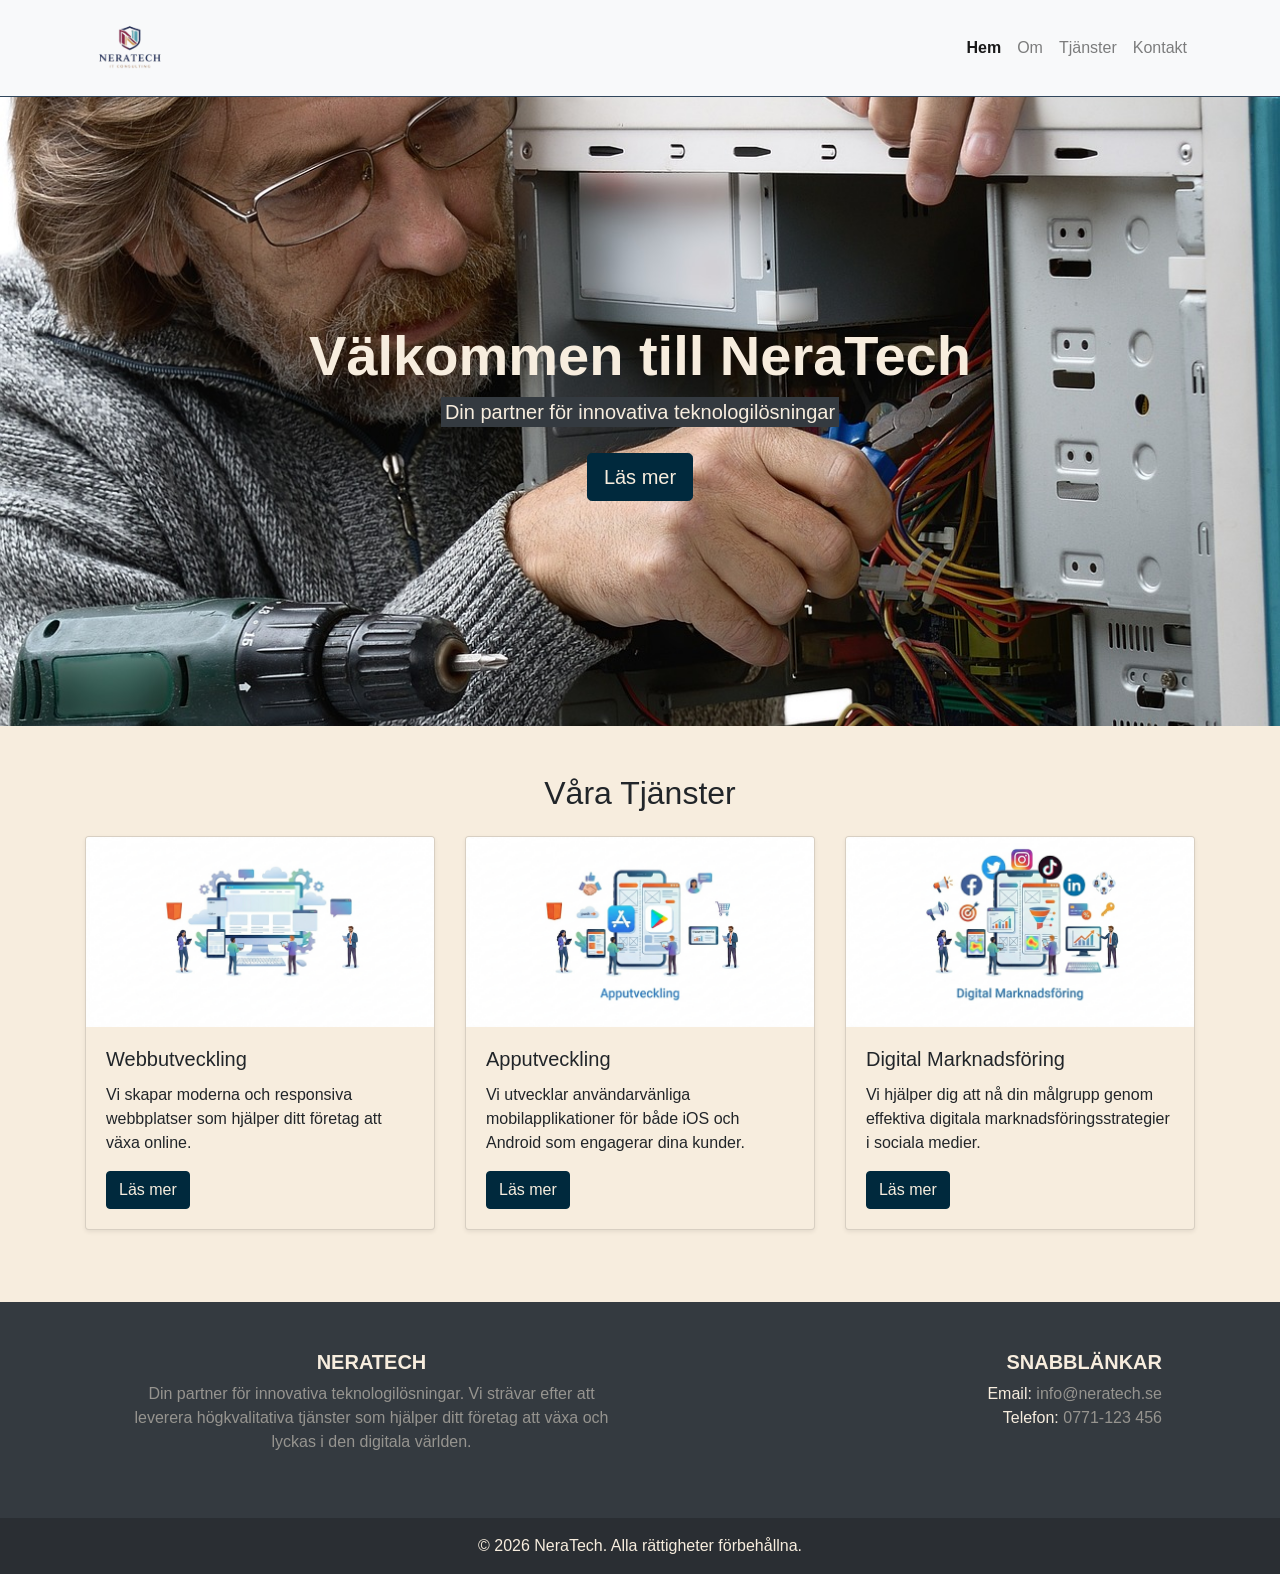
<file: index.html>
<!DOCTYPE html>
<html lang="sv">
<head>
    <meta charset="UTF-8">
    <meta name="viewport" content="width=device-width, initial-scale=1">
    <title>NeraTech </title>

    <!-- Bootstrap CSS -->
      <link href="https://cdn.jsdelivr.net/npm/bootstrap@5.3.0/dist/css/bootstrap.min.css" rel="stylesheet">
    <link href="css/styles.css" rel="stylesheet">
    <link href="css/style2.css" rel="stylesheet">
    <script src="https://cdn.jsdelivr.net/npm/bootstrap@5.3.0/dist/js/bootstrap.bundle.min.js"></script>
</head>
<body>

<!-- Navbar -->
<nav class="navbar navbar-expand-lg navbar-light bg-light">
    <div class="container">
        <a class="navbar-brand" href="index.html"><img src="photos/logo.png" alt="Logo" class="img-fluid" style="max-height: 70px;"></a>
        <button class="navbar-toggler" type="button" data-bs-toggle="collapse" data-bs-target="#navbarNav">
            <span class="navbar-toggler-icon"></span>
        </button>
        <div class="collapse navbar-collapse" id="navbarNav">
            <ul class="navbar-nav ms-auto">
                <li class="nav-item"><a class="nav-link active fw-bold" href="index.html">Hem</a></li>
                <li class="nav-item"><a class="nav-link" href="om-oss.html">Om</a></li>
                <li class="nav-item"><a class="nav-link" href="#tjänster">Tjänster</a></li>
                <li class="nav-item"><a class="nav-link" href="kontakt.html">Kontakt</a></li>
            </ul>
        </div>
    </div>
</nav>




<!-- Hero section -->


<div class="hero-section text-center">

    <h1 class=" hero-text display-5 text-white">Välkommen till NeraTech</h1>
    <p class="lead text-white bg-dark pl-1 pr-1">Din partner för innovativa teknologilösningar</p>
    <a href="om-oss.html" class="btn btn-primary btn-lg" style="margin-top: 10px;">Läs mer</a>

</div> 

<!-- Mål -->
<div id="tjänster">
</div>
<div class="container my-5">   
    <h2 class="text-center mb-4">Våra Tjänster</h2>
    <div class="row">
        <div class="col-md-4">
            <div class="card mb-4 shadow-sm">
                <img src="photos/service1.png" class="card-img-top" alt="Service 1">
                <div class="card-body">
                    <h5 class="card-title">Webbutveckling</h5>
                    <p class="card-text">Vi skapar moderna och responsiva webbplatser som hjälper ditt företag att växa online.</p>
                    <a href="webbutveckling.html" class="btn btn-primary">Läs mer</a> 

                </div>
            </div> 
        </div>
        <div class="col-md-4">
            <div class="card mb-4 shadow-sm">
                <img src="photos/service2.png" class="card-img-top" alt="Service 2">
                <div class="card-body">
                    <h5 class="card-title">Apputveckling</h5>
                    <p class="card-text">Vi utvecklar användarvänliga mobilapplikationer för både iOS och Android som engagerar dina kunder.</p>
                    <a href="apputveckling.html" class="btn btn-primary">Läs mer</a>
                </div>
            </div>
        </div>
        <div class="col-md-4">
            <div class="card mb-4 shadow-sm">
                <img src="photos/service3.png" class="card-img-top" alt="Service 3">
                <div class="card-body">
                    <h5 class="card-title">Digital Marknadsföring</h5>
                    <p class="card-text">Vi hjälper dig att nå din målgrupp genom effektiva digitala marknadsföringsstrategier i sociala medier.</p>
                    <a href="digital-marknadsföring.html" class="btn btn-primary">Läs mer</a>
                </div>
            </div>
        </div>
    </div>
</div>





<!-- Footer -->
<footer class="bg-dark text-white text-center text-lg-start">
    <div class="container p-5">
      <div class="row">
        <div class="col-lg-6 mb-4 mb-md-0">
          <h5 class="text-uppercase fw-bold">NeraTech</h5>
          <p class="text-white-50">
            Din partner för innovativa teknologilösningar. Vi strävar efter att leverera högkvalitativa tjänster som hjälper ditt företag att växa och lyckas i den digitala världen.
          </p>
        </div>
        <div class="col-lg-6 text-lg-end">
          <h5 class="text-uppercase fw-bold">Snabblänkar</h5>
          <ul class="list-unstyled mb-0">
            <li>Email: <a href="mailto:info@neratech.se" class="text-white-50 text-decoration-none">info@neratech.se</a></li>
            <li>Telefon: <a href="tel:0771123456" class="text-white-50 text-decoration-none">0771-123 456</a></li>
          </ul>
        </div>
      </div>
    </div>
    <div class="text-center p-3" style="background-color: rgba(0, 0, 0, 0.2);">
      © 2026 NeraTech. Alla rättigheter förbehållna.
    </div>
  </footer>
</body>
</html>
</file>
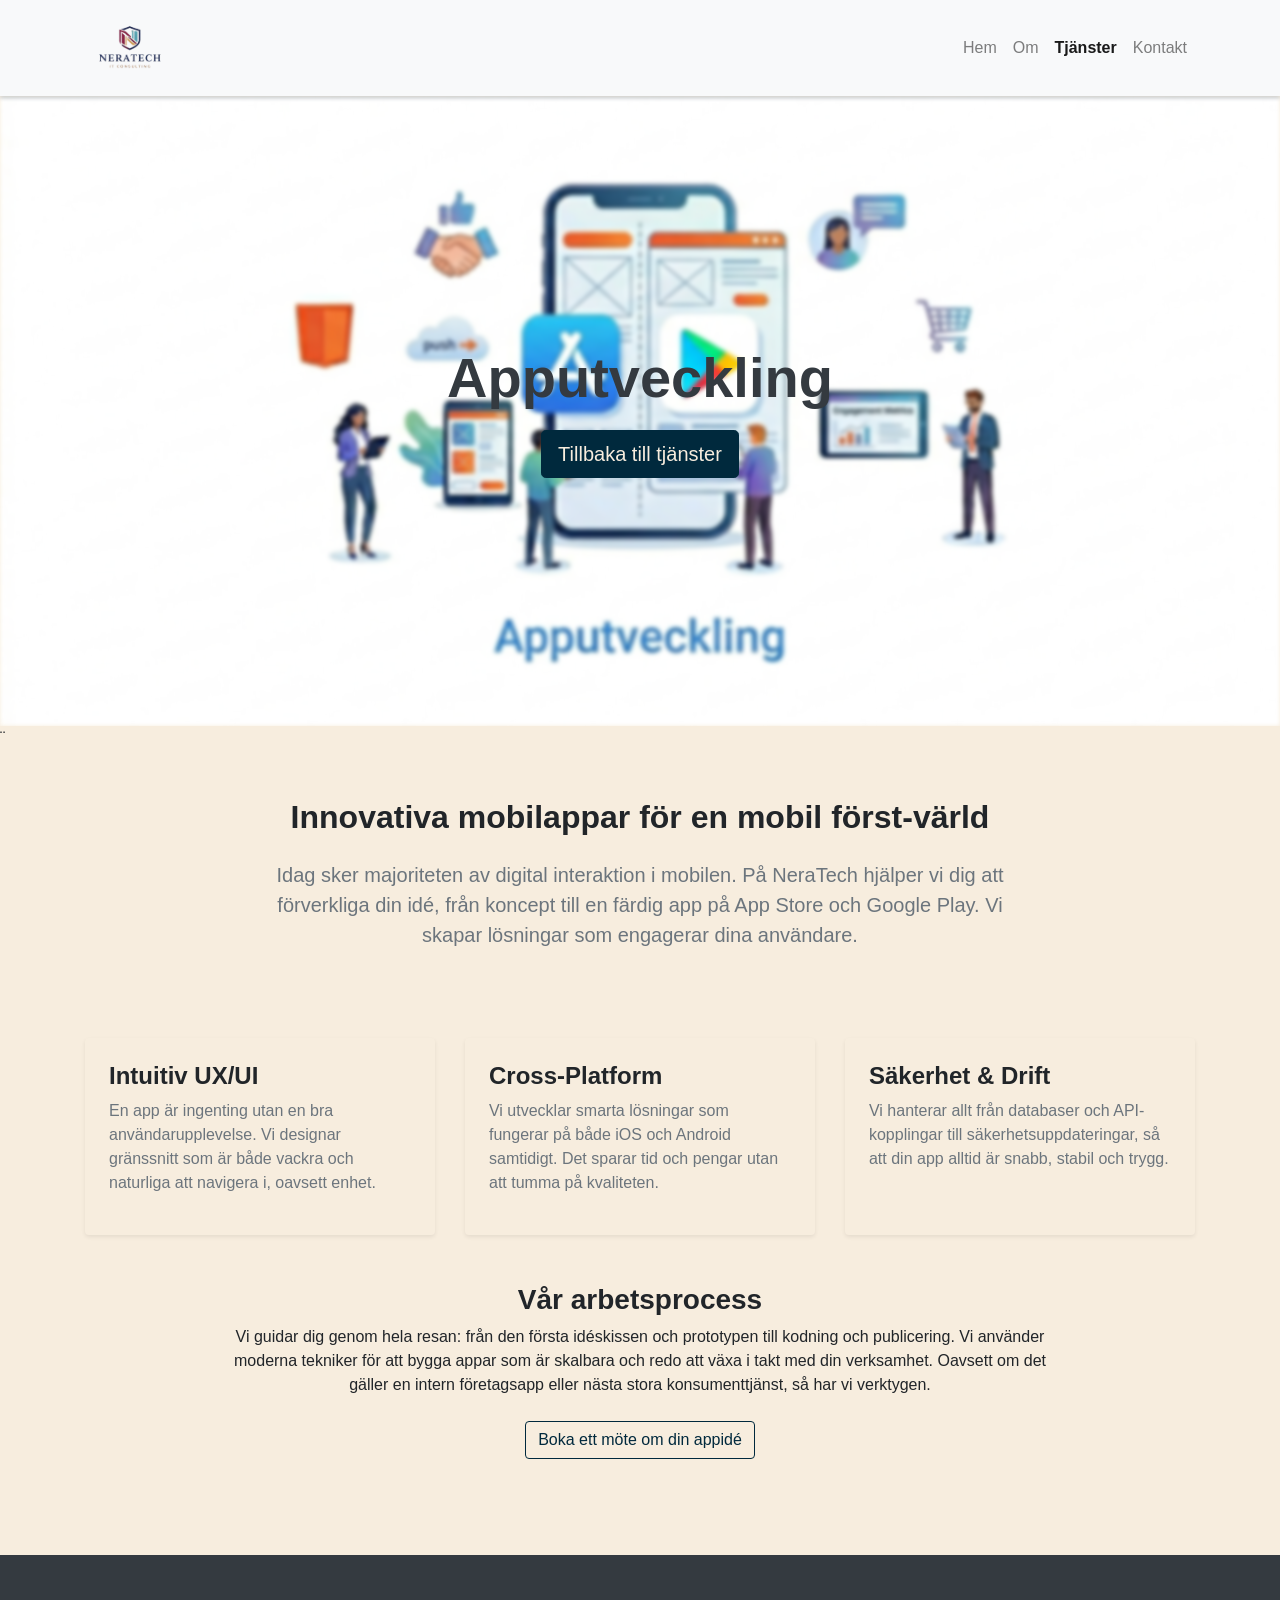
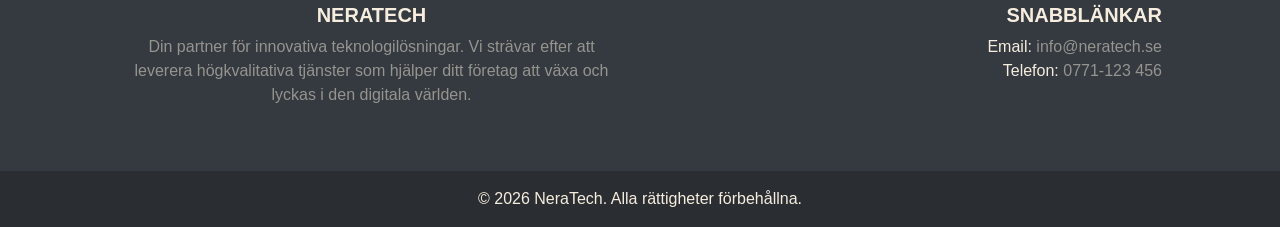
<file: apputveckling.html>
<!DOCTYPE html>
<html lang="sv">
<head>
    <meta charset="UTF-8">
    <meta name="viewport" content="width=device-width, initial-scale=1">
    <title>NeraTech </title>

    <!-- Bootstrap CSS -->
      <link href="https://cdn.jsdelivr.net/npm/bootstrap@5.3.0/dist/css/bootstrap.min.css" rel="stylesheet">
    <link href="css/styles.css" rel="stylesheet">
    <link href="css/style-ap.css" rel="stylesheet">
    <script src="https://cdn.jsdelivr.net/npm/bootstrap@5.3.0/dist/js/bootstrap.bundle.min.js"></script>
</head>
<body>


    

<!-- Navbar -->
<nav class="navbar navbar-expand-lg navbar-light bg-light">
    <div class="container">
        <a class="navbar-brand" href="index.html"><img src="photos/logo.png" alt="Logo" class="img-fluid" style="max-height: 70px;"></a>
        <button class="navbar-toggler" type="button" data-bs-toggle="collapse" data-bs-target="#navbarNav">
            <span class="navbar-toggler-icon"></span>
        </button>
        <div class="collapse navbar-collapse" id="navbarNav">
            <ul class="navbar-nav ms-auto">
                <li class="nav-item"><a class="nav-link" href="index.html">Hem</a></li>
                <li class="nav-item"><a class="nav-link" href="om-oss.html">Om</a></li>
                <li class="nav-item"><a class="nav-link active fw-bold" href="index.html#tjänster">Tjänster</a></li>
                <li class="nav-item"><a class="nav-link" href="kontakt.html">Kontakt</a></li>
            </ul>
        </div>
    </div>
</nav>

<!-- Hero section-->


<div class="hero-section text-center">

    <h1 class=" hero-text display-5 text-dark">Apputveckling</h1>
     <a href="index.html#tjänster" class="btn btn-primary btn-lg" style="margin-top: 10px;">Tillbaka till tjänster</a>
    
</div> ¨
<body>
    <!-- Tjänstebeskrivning: Apputveckling -->
<section class="py-5">
    <div class="container">
        <div class="row justify-content-center">
            <div class="col-lg-8 text-center">
                <h2 class="fw-bold mb-4">Innovativa mobilappar för en mobil först-värld</h2>
                <p class="lead text-muted">
                    Idag sker majoriteten av digital interaktion i mobilen. På <strong>NeraTech</strong> 
                    hjälper vi dig att förverkliga din idé, från koncept till en färdig app på 
                    App Store och Google Play. Vi skapar lösningar som engagerar dina användare.
                </p>
            </div>
        </div>

        <div class="row mt-5 g-4">
            <!-- Punkt 1 -->
            <div class="col-md-4">
                <div class="card h-100 border-0 shadow-sm p-4">
                    <h4 class="fw-bold">Intuitiv UX/UI</h4>
                    <p class="text-muted">En app är ingenting utan en bra användarupplevelse. Vi designar gränssnitt som är både vackra och naturliga att navigera i, oavsett enhet.</p>
                </div>
            </div>
            <!-- Punkt 2 -->
            <div class="col-md-4">
                <div class="card h-100 border-0 shadow-sm p-4">
                    <h4 class="fw-bold">Cross-Platform</h4>
                    <p class="text-muted">Vi utvecklar smarta lösningar som fungerar på både iOS och Android samtidigt. Det sparar tid och pengar utan att tumma på kvaliteten.</p>
                </div>
            </div>
            <!-- Punkt 3 -->
            <div class="col-md-4">
                <div class="card h-100 border-0 shadow-sm p-4">
                    <h4 class="fw-bold">Säkerhet & Drift</h4>
                    <p class="text-muted">Vi hanterar allt från databaser och API-kopplingar till säkerhetsuppdateringar, så att din app alltid är snabb, stabil och trygg.</p>
                </div>
            </div>
        </div>

        <div class="row justify-content-center m-5 text-center">
            <div class="col-lg-10">
                <h3 class="fw-bold">Vår arbetsprocess</h3>
                <p>
                    Vi guidar dig genom hela resan: från den första idéskissen och prototypen till kodning och publicering. 
                    Vi använder moderna tekniker för att bygga appar som är skalbara och redo att växa i takt med din verksamhet. 
                    Oavsett om det gäller en intern företagsapp eller nästa stora konsumenttjänst, så har vi verktygen.
                </p>
                <div class="mt-4">
                    <a href="kontakt.html" class="btn btn-outline-primary">Boka ett möte om din appidé</a>
                </div>
            </div>
        </div>
    </div>
</section>
</body>

<!-- Footer -->
  <footer class="bg-dark text-white text-center text-lg-start">
    <div class="container p-5">
      <div class="row">
        <div class="col-lg-6 mb-4 mb-md-0">
          <h5 class="text-uppercase fw-bold">NeraTech</h5>
          <p class="text-white-50">
            Din partner för innovativa teknologilösningar. Vi strävar efter att leverera högkvalitativa tjänster som hjälper ditt företag att växa och lyckas i den digitala världen.
          </p>
        </div>
        <div class="col-lg-6 text-lg-end">
          <h5 class="text-uppercase fw-bold">Snabblänkar</h5>
          <ul class="list-unstyled mb-0">
            <li>Email: <a href="mailto:info@neratech.se" class="text-white-50 text-decoration-none">info@neratech.se</a></li>
            <li>Telefon: <a href="tel:0771123456" class="text-white-50 text-decoration-none">0771-123 456</a></li>
          </ul>
        </div>
      </div>
    </div>
    <div class="text-center p-3" style="background-color: rgba(0, 0, 0, 0.2);">
      © 2026 NeraTech. Alla rättigheter förbehållna.
    </div>
  </footer>
</body>
</html>
</file>
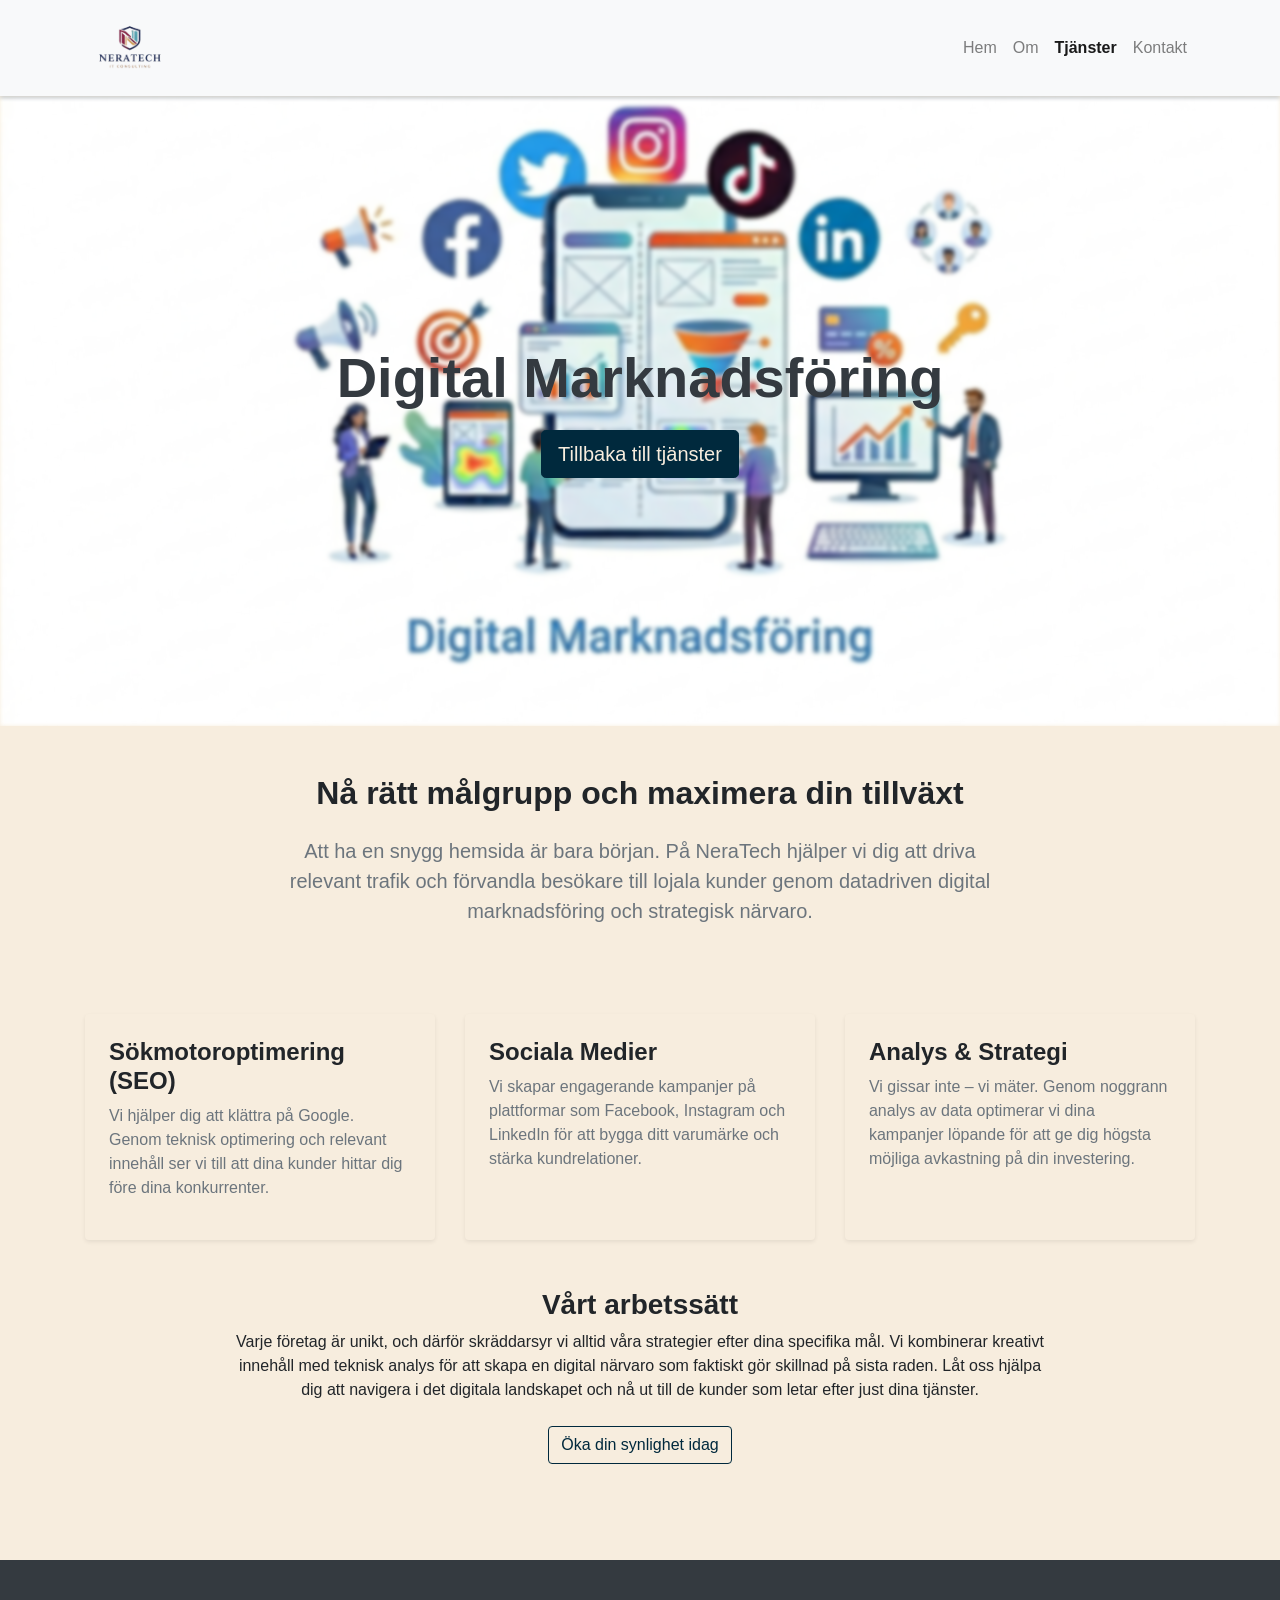
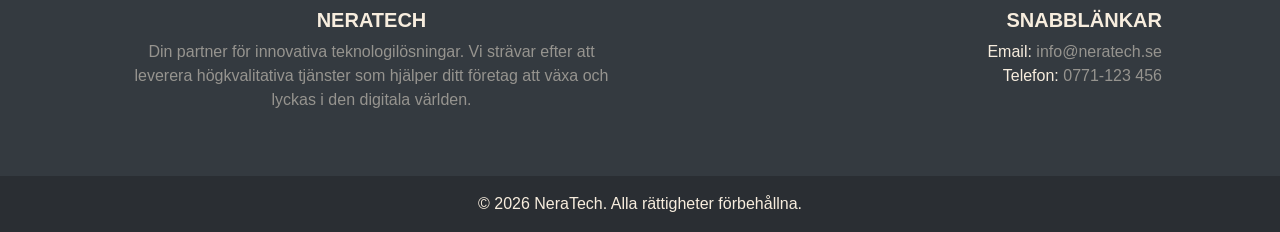
<file: digital-marknadsföring.html>
<!DOCTYPE html>
<html lang="sv">
<head>
    <meta charset="UTF-8">
    <meta name="viewport" content="width=device-width, initial-scale=1">
    <title>NeraTech </title>

    <!-- Bootstrap CSS -->
      <link href="https://cdn.jsdelivr.net/npm/bootstrap@5.3.0/dist/css/bootstrap.min.css" rel="stylesheet">
    <link href="css/styles.css" rel="stylesheet">
    <link href="css/style-dm.css" rel="stylesheet">
    <script src="https://cdn.jsdelivr.net/npm/bootstrap@5.3.0/dist/js/bootstrap.bundle.min.js"></script>
</head>
<body>


    

<!-- Navbar -->
<nav class="navbar navbar-expand-lg navbar-light bg-light ">
    <div class="container">
        <a class="navbar-brand" href="index.html"><img src="photos/logo.png" alt="Logo" class="img-fluid" style="max-height: 70px;"></a>
        <button class="navbar-toggler" type="button" data-bs-toggle="collapse" data-bs-target="#navbarNav">
            <span class="navbar-toggler-icon"></span>
        </button>
        <div class="collapse navbar-collapse" id="navbarNav">
            <ul class="navbar-nav ms-auto">
                <li class="nav-item"><a class="nav-link" href="index.html">Hem</a></li>
                <li class="nav-item"><a class="nav-link" href="om-oss.html">Om</a></li>
                <li class="nav-item"><a class="nav-link active fw-bold" href="index.html#tjänster">Tjänster</a></li>
                <li class="nav-item"><a class="nav-link" href="kontakt.html">Kontakt</a></li>
            </ul>
        </div>
    </div>
</nav>

<!-- Hero section-->


<div class="hero-section text-center">

    <h1 class=" hero-text display-5 text-dark">Digital Marknadsföring</h1>
     <a href="index.html#tjänster" class="btn btn-primary btn-lg" style="margin-top: 10px;">Tillbaka till tjänster</a>
    
</div> 
<body>
    <!-- Tjänstebeskrivning: Digital Marknadsföring -->
<section class="py-5">
    <div class="container">
        <div class="row justify-content-center">
            <div class="col-lg-8 text-center">
                <h2 class="fw-bold mb-4">Nå rätt målgrupp och maximera din tillväxt</h2>
                <p class="lead text-muted">
                    Att ha en snygg hemsida är bara början. På <strong>NeraTech</strong> hjälper vi dig att 
                    driva relevant trafik och förvandla besökare till lojala kunder genom datadriven 
                    digital marknadsföring och strategisk närvaro.
                </p>
            </div>
        </div>

        <div class="row mt-5 g-4">
            <!-- Punkt 1 -->
            <div class="col-md-4">
                <div class="card h-100 border-0 shadow-sm p-4">
                    <h4 class="fw-bold">Sökmotoroptimering (SEO)</h4>
                    <p class="text-muted">Vi hjälper dig att klättra på Google. Genom teknisk optimering och relevant innehåll ser vi till att dina kunder hittar dig före dina konkurrenter.</p>
                </div>
            </div>
            <!-- Punkt 2 -->
            <div class="col-md-4">
                <div class="card h-100 border-0 shadow-sm p-4">
                    <h4 class="fw-bold">Sociala Medier</h4>
                    <p class="text-muted">Vi skapar engagerande kampanjer på plattformar som Facebook, Instagram och LinkedIn för att bygga ditt varumärke och stärka kundrelationer.</p>
                </div>
            </div>
            <!-- Punkt 3 -->
            <div class="col-md-4">
                <div class="card h-100 border-0 shadow-sm p-4">
                    <h4 class="fw-bold">Analys & Strategi</h4>
                    <p class="text-muted">Vi gissar inte – vi mäter. Genom noggrann analys av data optimerar vi dina kampanjer löpande för att ge dig högsta möjliga avkastning på din investering.</p>
                </div>
            </div>
        </div>

        <div class="row justify-content-center m-5 text-center">
            <div class="col-lg-10">
                <h3 class="fw-bold">Vårt arbetssätt</h3>
                <p>
                    Varje företag är unikt, och därför skräddarsyr vi alltid våra strategier efter dina specifika mål. 
                    Vi kombinerar kreativt innehåll med teknisk analys för att skapa en digital närvaro som faktiskt gör skillnad på sista raden. 
                    Låt oss hjälpa dig att navigera i det digitala landskapet och nå ut till de kunder som letar efter just dina tjänster.
                </p>
                <div class="mt-4">
                    <a href="kontakt.html" class="btn btn-outline-primary">Öka din synlighet idag</a>
                </div>
            </div>
        </div>
    </div>
</section>
</body>
    
<!-- Footer -->
  <footer class="bg-dark text-white text-center text-lg-start">
    <div class="container p-5">
      <div class="row">
        <div class="col-lg-6 mb-4 mb-md-0">
          <h5 class="text-uppercase fw-bold">NeraTech</h5>
          <p class="text-white-50">
            Din partner för innovativa teknologilösningar. Vi strävar efter att leverera högkvalitativa tjänster som hjälper ditt företag att växa och lyckas i den digitala världen.
          </p>
        </div>
        <div class="col-lg-6 text-lg-end">
          <h5 class="text-uppercase fw-bold">Snabblänkar</h5>
          <ul class="list-unstyled mb-0">
            <li>Email: <a href="mailto:info@neratech.se" class="text-white-50 text-decoration-none">info@neratech.se</a></li>
            <li>Telefon: <a href="tel:0771123456" class="text-white-50 text-decoration-none">0771-123 456</a></li>
          </ul>
        </div>
      </div>
    </div>
    <div class="text-center p-3" style="background-color: rgba(0, 0, 0, 0.2);">
      © 2026 NeraTech. Alla rättigheter förbehållna.
    </div>
  </footer>
</body>
</html>
</file>
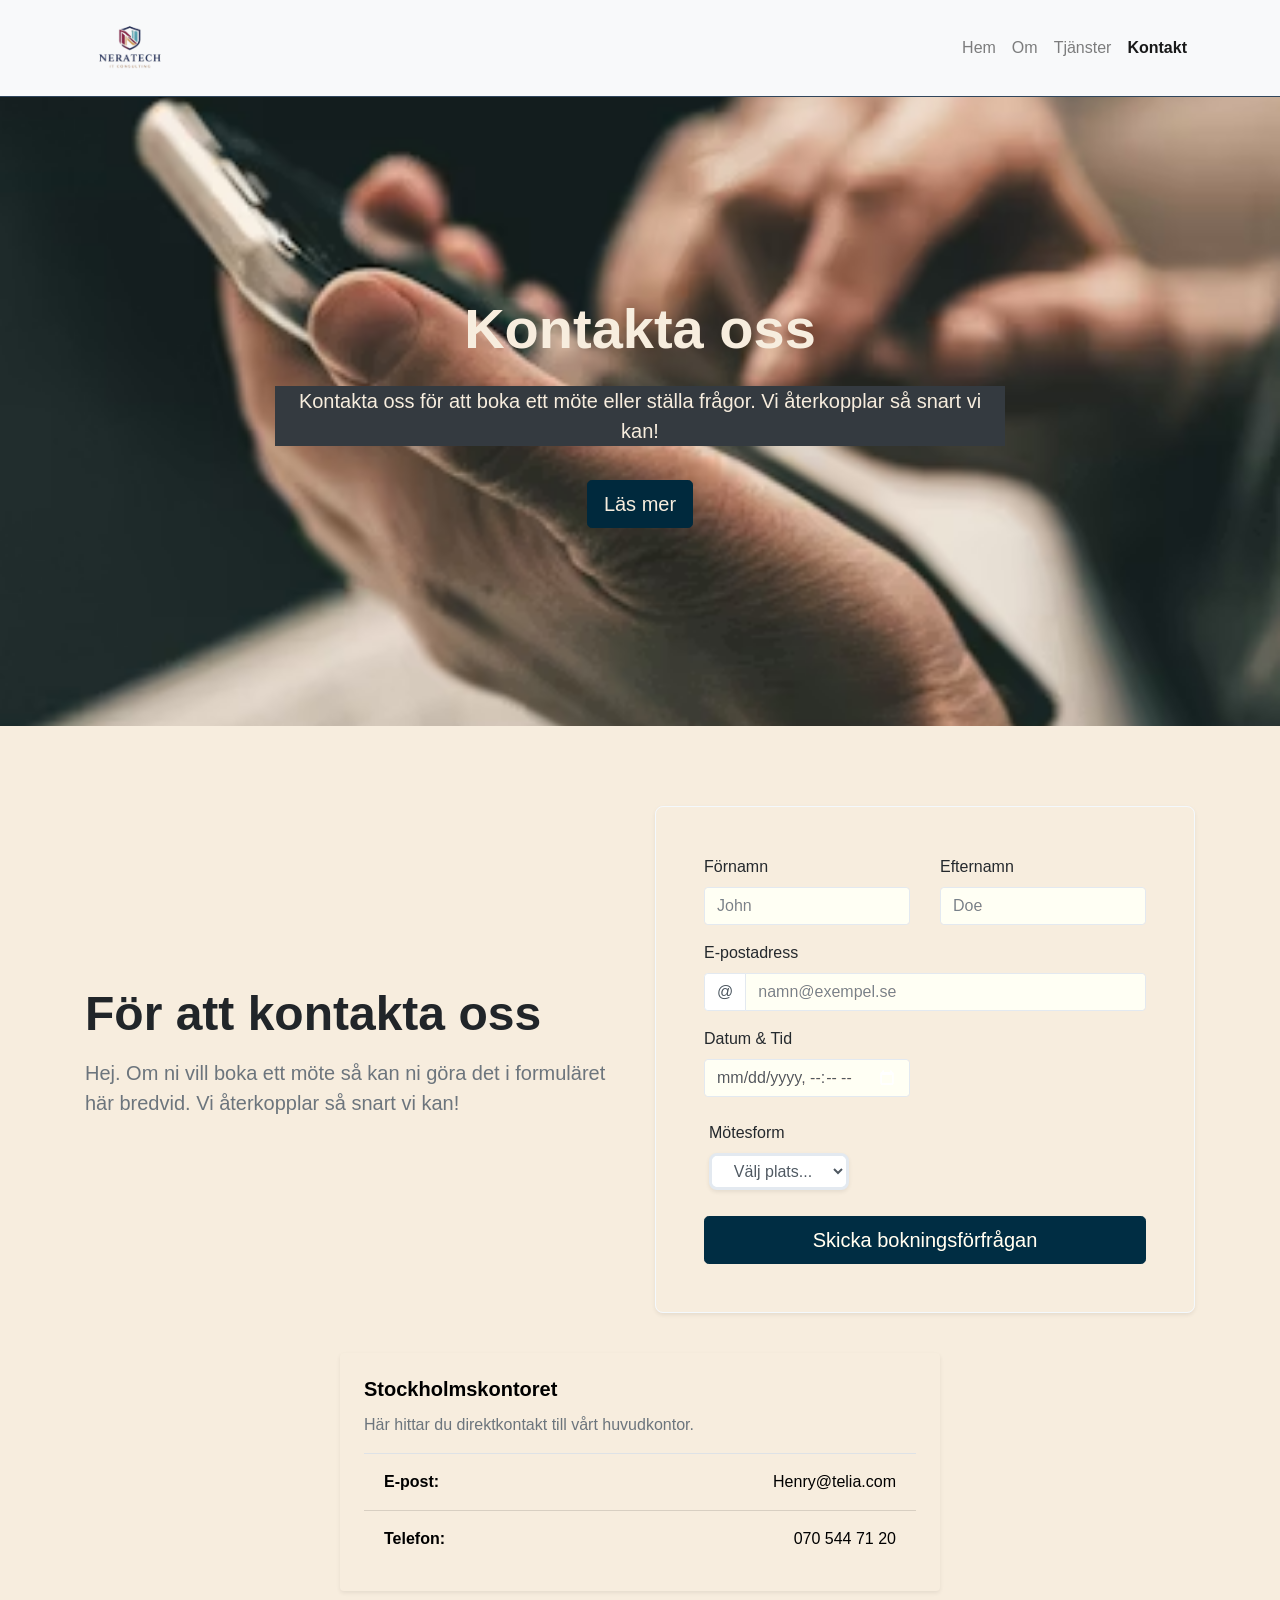
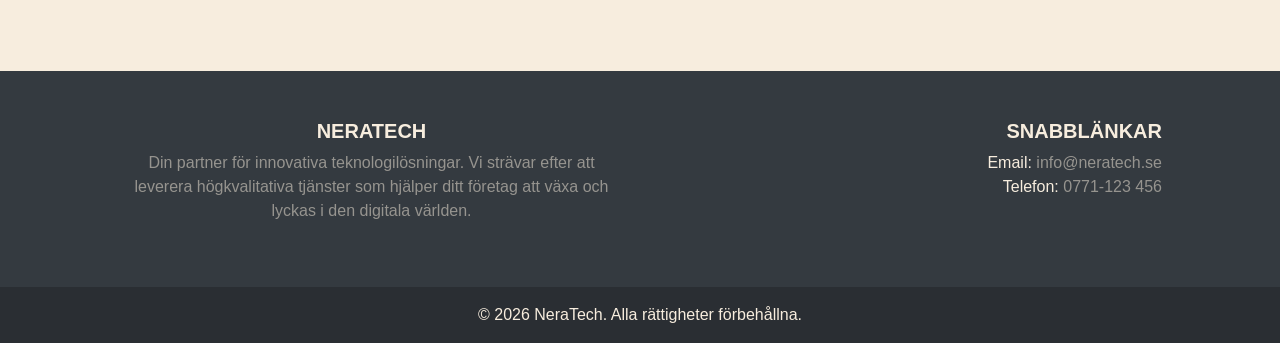
<file: kontakt.html>
<!doctype html>
<html lang="en" class="h-100" data-bs-theme="dark">

<head>
  <meta charset="utf-8" />
  <meta name="viewport" content="width=device-width, initial-scale=1" />
  <title>Neratech | kontakt</title>
  <!-- Load bootstrap CSS -->
    <link href="https://cdn.jsdelivr.net/npm/bootstrap@5.3.0/dist/css/bootstrap.min.css" rel="stylesheet">
   <link href="css/styles.css" rel="stylesheet">
    <link href="css/style2.css" rel="stylesheet">
    <script src="https://cdn.jsdelivr.net/npm/bootstrap@5.3.0/dist/js/bootstrap.bundle.min.js"></script>

  <style>
    /* Ensures the hero section takes up the full screen height minus the navbar */
    .hero-section {
      min-height: 100vh;
      display: flex;
      align-items: center;
      justify-content: center;
      padding-top: 72px; /* Offset for the fixed navbar */
    }

    .nav-link {
        font-weight: 500;
        transition: color 0.2s;
    }

    section {
      padding: 80px 0;
    }

    .contact-card-wrapper {
      max-width: 600px;
      margin: 40px auto 0 auto;
    }
  </style>
</head>

<body class="text-bg-dark">

  <!-- Navbar: Added 'fixed-top' to keep it visible while scrolling -->
  <nav class="navbar navbar-expand-lg navbar-light bg-light">
    <div class="container">
        <a class="navbar-brand" href="index.html"><img src="photos/logo.png" alt="Logo" class="img-fluid" style="max-height: 70px;"></a>
        <button class="navbar-toggler" type="button" data-bs-toggle="collapse" data-bs-target="#navbarNav">
            <span class="navbar-toggler-icon"></span>
        </button>
        <div class="collapse navbar-collapse" id="navbarNav">
            <ul class="navbar-nav ms-auto">
                <li class="nav-item"><a class="nav-link" href="index.html">Hem</a></li>
                <li class="nav-item"><a class="nav-link" href="om-oss.html">Om</a></li>
                <li class="nav-item"><a class="nav-link" href="index.html#tjänster">Tjänster</a></li>
                <li class="nav-item"><a class="nav-link active fw-bold" href="kontakt.html">Kontakt</a></li>
            </ul>
        </div>
    </div>
</nav>

  <!-- Hero / Cover Section -->
  <main class="hero-section2 text-center">
    <div class="container">
      <div class="row justify-content-center">
        <div class="col-lg-8">
          <h1 class=" hero-text display-5 text-white mb-4">Kontakta oss</h1>
          <p class="lead mb-4 text-white bg-dark pl-3 pr-3">
            Kontakta oss för att boka ett möte eller ställa frågor. Vi återkopplar så snart vi kan!
          </p>
          
           <a href="om-oss.html" class="btn btn-primary btn-lg" style="margin-top: 10px;">Läs mer</a>
          
          </div>
        </div>
      </div>
  </main>

  <!-- Contact Form Section -->
  <section id="contact-section" class="bg-body-tertiary bg-white text-body">
    <div class="container">
      <div class="row align-items-center g-5">
        <div class="col-lg-6">
          <h2 class="display-5 fw-bold mb-3">För att kontakta oss</h2>
          <p class="lead text-muted">
            Hej. Om ni vill boka ett möte så kan ni göra det i formuläret här bredvid. Vi återkopplar så snart vi kan!
          </p>
        </div>



        <div class="col-lg-6">
          <div class="p-4 p-md-5 border rounded-3 shadow-sm" style="filter: brightness(1.1);">
            <form class="row g-3 needs-validation">
              <div class="col-md-6">
                <label for="firstName" class="form-label">Förnamn</label>
                <input type="text" class="form-control" id="firstName" placeholder="John" required>
              </div>

              <div class="col-md-6">
                <label for="lastName" class="form-label">Efternamn</label>
                <input type="text" class="form-control" id="lastName" placeholder="Doe" required>
              </div>

              <div class="col-12">
                <label for="email" class="form-label">E-postadress</label>
                <div class="input-group">
                  <span class="input-group-text">@</span>
                  <input type="email" class="form-control" id="email" placeholder="namn@exempel.se" required>
                </div>
              </div>

              <div class="col-md-6">
                <label for="dateandtime-input" class="form-label">Datum & Tid</label>
                <input type="datetime-local" class="form-control" id="dateandtime-input" required>
              </div>

              
                <div class="form-check form-switch mt-4">
                  <label for="lastName" class="form-label">Mötesform</label>
                    <select class=" shadow-sm border-3 input-group-text" id="plats" required style="border-radius: 8px;">
                     <option selected disabled value="">Välj plats...</option>
                     <option value="fysiskt">Fysiskt möte</option>
                     <option value="digitalt">Digitalt möte</option>
                    </select>
                </div>
              


              <div class="col-12 mt-4">
                <button class="btn btn-primary btn-lg w-100" type="submit">Skicka bokningsförfrågan</button>
              </div>
            </form>
          </div>
        </div>
      </div>

      <!-- Office Info Card -->
      <div class="contact-card-wrapper">
        <div class="card shadow-sm border-0">
          <div class="card-body p-4">
            <h5 class=" text-black card-title fw-bold">Stockholmskontoret</h5>
            <p class="text-black card-text text-muted mb-3">Här hittar du direktkontakt till vårt huvudkontor.</p>
            <div class=" list-group list-group-flush border-top">
              <div class="text-black list-group-item d-flex justify-content-between align-items-center py-3">
                <strong>E-post:</strong>
                <span>Henry@telia.com</span>
              </div>
              <div class="text-black list-group-item d-flex justify-content-between align-items-center py-3">
                <strong>Telefon:</strong>
                <span>070 544 71 20</span>
              </div>
            </div>
          </div>
        </div>
      </div>
    </div>
  </section>

  <!-- Footer -->
  <footer class="bg-dark text-white text-center text-lg-start">
    <div class="container p-5">
      <div class="row">
        <div class="col-lg-6 mb-4 mb-md-0">
          <h5 class="text-uppercase fw-bold">NeraTech</h5>
          <p class="text-white-50">
            Din partner för innovativa teknologilösningar. Vi strävar efter att leverera högkvalitativa tjänster som hjälper ditt företag att växa och lyckas i den digitala världen.
          </p>
        </div>
        <div class="col-lg-6 text-lg-end">
          <h5 class="text-uppercase fw-bold">Snabblänkar</h5>
          <ul class="list-unstyled mb-0">
            <li>Email: <a href="mailto:info@neratech.se" class="text-white-50 text-decoration-none">info@neratech.se</a></li>
            <li>Telefon: <a href="tel:0771123456" class="text-white-50 text-decoration-none">0771-123 456</a></li>
          </ul>
        </div>
      </div>
    </div>
    <div class="text-center p-3" style="background-color: rgba(0, 0, 0, 0.2);">
      © 2026 NeraTech. Alla rättigheter förbehållna.
    </div>
  </footer>

</body>
</html>
</file>
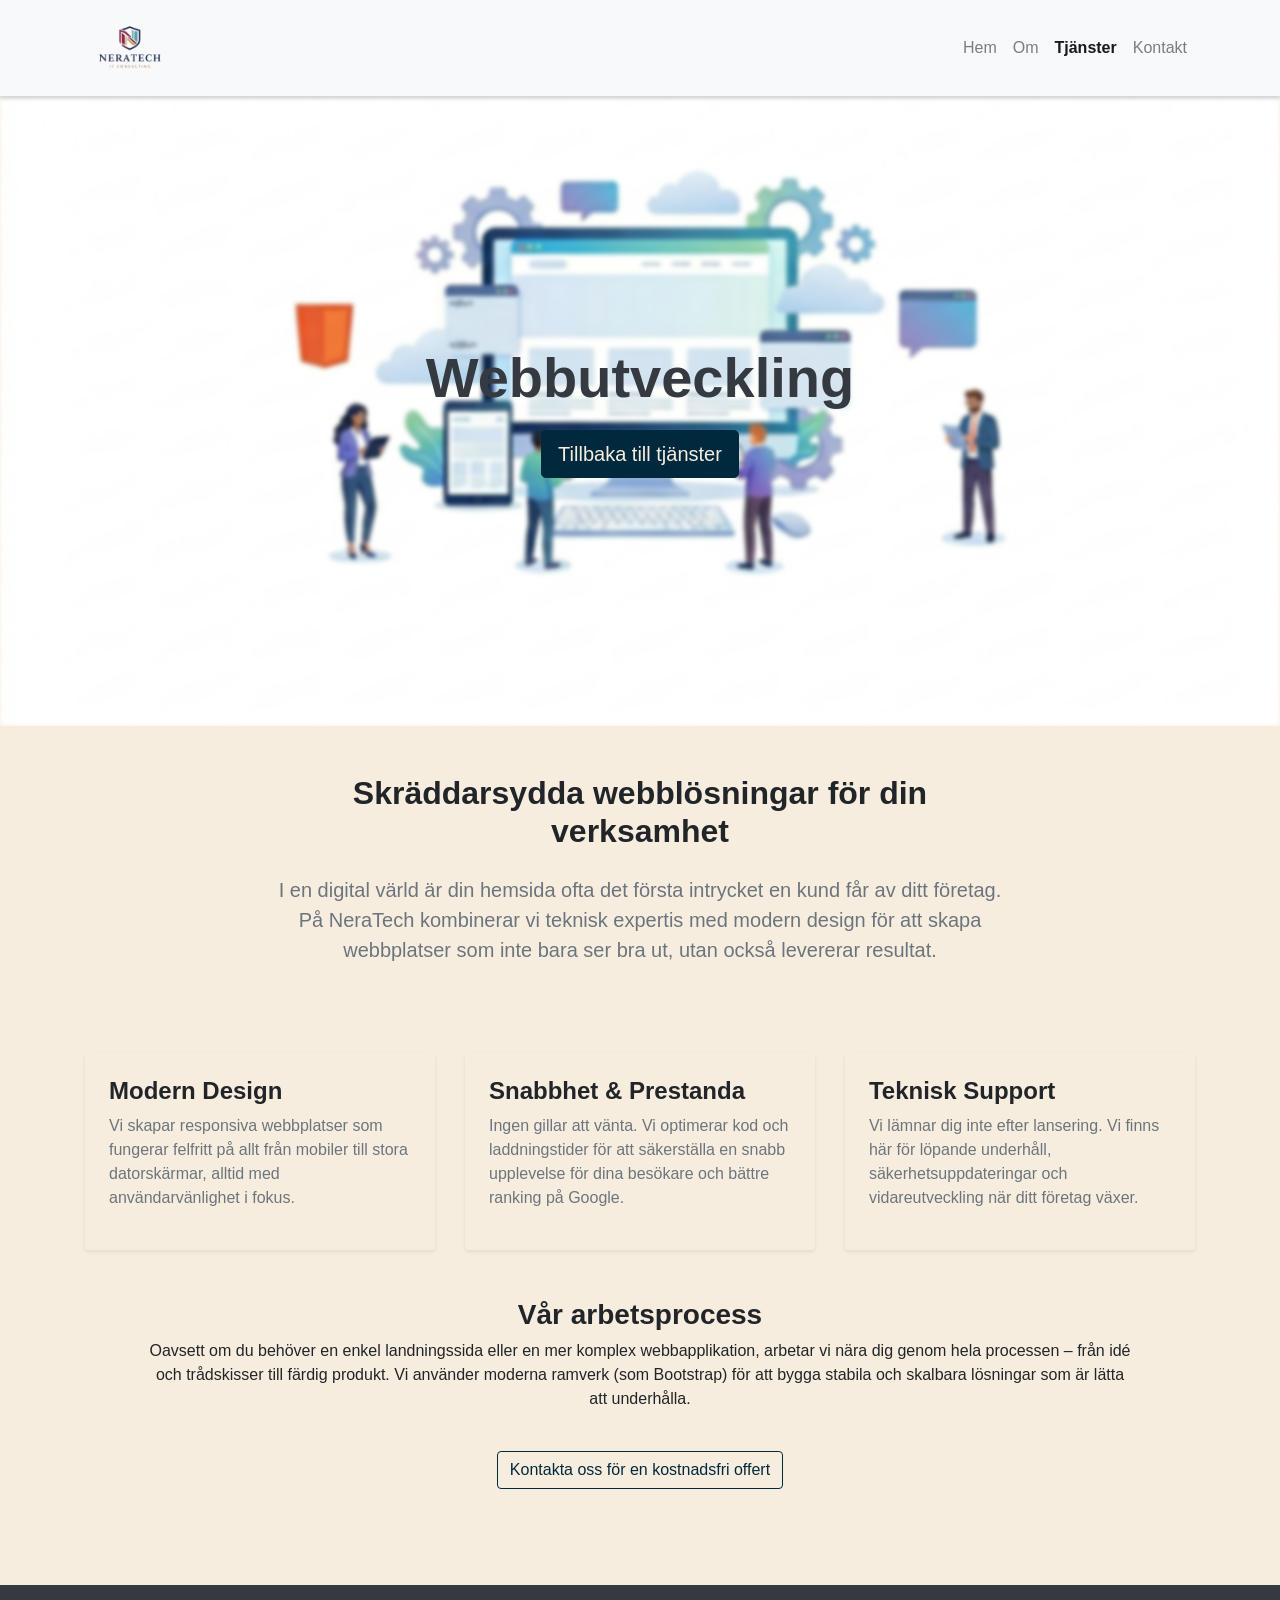
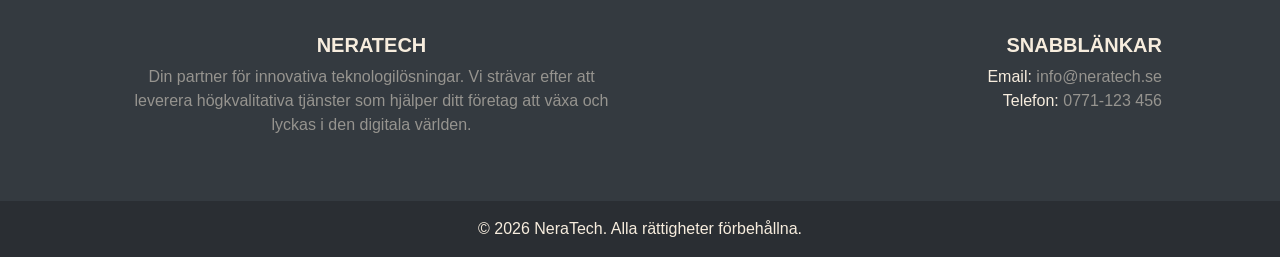
<file: webbutveckling.html>
<!DOCTYPE html>
<html lang="sv">
<head>
    <meta charset="UTF-8">
    <meta name="viewport" content="width=device-width, initial-scale=1">
    <title>NeraTech </title>

    <!-- Bootstrap CSS -->
    <link href="https://cdn.jsdelivr.net/npm/bootstrap@5.3.0/dist/css/bootstrap.min.css" rel="stylesheet">
    <link href="css/styles.css" rel="stylesheet">
    <link href="css/style-we.css" rel="stylesheet">
    <script src="https://cdn.jsdelivr.net/npm/bootstrap@5.3.0/dist/js/bootstrap.bundle.min.js"></script>
</head>
<body>


    

<!-- Navbar -->
<nav class="navbar navbar-expand-lg navbar-light bg-light">
    <div class="container">
        <a class="navbar-brand" href="index.html"><img src="photos/logo.png" alt="Logo" class="img-fluid" style="max-height: 70px;"></a>
        <button class="navbar-toggler" type="button" data-bs-toggle="collapse" data-bs-target="#navbarNav">
            <span class="navbar-toggler-icon"></span>
        </button>
        <div class="collapse navbar-collapse" id="navbarNav">
            <ul class="navbar-nav ms-auto">
                <li class="nav-item"><a class="nav-link" href="index.html">Hem</a></li>
                <li class="nav-item"><a class="nav-link" href="om-oss.html">Om</a></li>
                <li class="nav-item"><a class="nav-link active fw-bold" href="index.html#tjänster">Tjänster</a></li>
                <li class="nav-item"><a class="nav-link" href="kontakt.html">Kontakt</a></li>
            </ul>
        </div>
    </div>
</nav>

<!-- Hero section-->


<div class="hero-section text-center">

    <h1 class=" hero-text display-5 text-dark">Webbutveckling</h1>
    <a href="index.html#tjänster" class="btn btn-primary btn-lg" style="margin-top: 10px;">Tillbaka till tjänster</a>
    
</div> 
<body>
    <!-- Tjänstebeskrivning -->
<section class="py-5">
    <div class="container">
        <div class="row justify-content-center">
            <div class="col-lg-8 text-center">
                <h2 class="fw-bold mb-4">Skräddarsydda webblösningar för din verksamhet</h2>
                <p class="lead text-muted">
                    I en digital värld är din hemsida ofta det första intrycket en kund får av ditt företag. 
                    På <strong>NeraTech</strong> kombinerar vi teknisk expertis med modern design för att skapa 
                    webbplatser som inte bara ser bra ut, utan också levererar resultat.
                </p>
            </div>
        </div>

        <div class="row mt-5 g-4">
            <!-- Punkt 1 -->
            <div class="col-md-4">
                <div class="card h-100 border-0 shadow-sm p-4">
                    <h4 class="fw-bold">Modern Design</h4>
                    <p class="text-muted">Vi skapar responsiva webbplatser som fungerar felfritt på allt från mobiler till stora datorskärmar, alltid med användarvänlighet i fokus.</p>
                </div>
            </div>
            <!-- Punkt 2 -->
            <div class="col-md-4">
                <div class="card h-100 border-0 shadow-sm p-4">
                    <h4 class="fw-bold">Snabbhet & Prestanda</h4>
                    <p class="text-muted">Ingen gillar att vänta. Vi optimerar kod och laddningstider för att säkerställa en snabb upplevelse för dina besökare och bättre ranking på Google.</p>
                </div>
            </div>
            <!-- Punkt 3 -->
            <div class="col-md-4">
                <div class="card h-100 border-0 shadow-sm p-4">
                    <h4 class="fw-bold">Teknisk Support</h4>
                    <p class="text-muted">Vi lämnar dig inte efter lansering. Vi finns här för löpande underhåll, säkerhetsuppdateringar och vidareutveckling när ditt företag växer.</p>
                </div>
            </div>
        </div>

       <div class="row justify-content-center m-5 text-center">
           
                <h3 class="fw-bold">Vår arbetsprocess</h3>
                <p>Oavsett om du behöver en enkel landningssida eller en mer komplex webbapplikation, arbetar vi nära dig genom hela processen – från idé och trådskisser till färdig produkt. Vi använder moderna ramverk (som Bootstrap) för att bygga stabila och skalbara lösningar som är lätta att underhålla.</p>
                <div class="mt-4">
                    <a href="kontakt.html" class="btn btn-outline-primary">Kontakta oss för en kostnadsfri offert</a>
                
            </div>
        </div>
    </div>
</section>
</body>

<!-- Footer -->
  <footer class="bg-dark text-white text-center text-lg-start">
    <div class="container p-5">
      <div class="row">
        <div class="col-lg-6 mb-4 mb-md-0">
          <h5 class="text-uppercase fw-bold">NeraTech</h5>
          <p class="text-white-50">
            Din partner för innovativa teknologilösningar. Vi strävar efter att leverera högkvalitativa tjänster som hjälper ditt företag att växa och lyckas i den digitala världen.
          </p>
        </div>
        <div class="col-lg-6 text-lg-end">
          <h5 class="text-uppercase fw-bold">Snabblänkar</h5>
          <ul class="list-unstyled mb-0">
            <li>Email: <a href="mailto:info@neratech.se" class="text-white-50 text-decoration-none">info@neratech.se</a></li>
            <li>Telefon: <a href="tel:0771123456" class="text-white-50 text-decoration-none">0771-123 456</a></li>
          </ul>
        </div>
      </div>
    </div>
    <div class="text-center p-3" style="background-color: rgba(0, 0, 0, 0.2);">
      © 2026 NeraTech. Alla rättigheter förbehållna.
    </div>
  </footer>
</body>
</html>
</file>
<file: css/styles.css>
:root {
  --blue: #007bff;
  --indigo: #6610f2;
  --purple: #6f42c1;
  --pink: #e83e8c;
  --red: #dc3545;
  --orange: #fd7e14;
  --yellow: #ffc107;
  --green: #28a745;
  --teal: #20c997;
  --cyan: #17a2b8;
  --white: #F7EDDE;
  --gray: #d17d00;
  --gray-dark: #343a40;
  --primary: #00293D;
  --secondary: #ff9500;
  --success: #931621;
  --info: #931621;
  --warning: #931621;
  --danger: #931621;
  --light: #f8f9fa;
  --dark: #343a40;
  --breakpoint-xs: 0;
  --breakpoint-sm: 576px;
  --breakpoint-md: 768px;
  --breakpoint-lg: 992px;
  --breakpoint-xl: 1200px;
  --font-family-sans-serif: -apple-system, BlinkMacSystemFont, "Segoe UI", Roboto, "Helvetica Neue", Arial, "Noto Sans", sans-serif, "Apple Color Emoji", "Segoe UI Emoji", "Segoe UI Symbol", "Noto Color Emoji";
  --font-family-monospace: SFMono-Regular, Menlo, Monaco, Consolas, "Liberation Mono", "Courier New", monospace; }

*,
*::before,
*::after {
  box-sizing: border-box; }

html {
  font-family: sans-serif;
  line-height: 1.15;
  -webkit-text-size-adjust: 100%;
  -webkit-tap-highlight-color: rgba(0, 0, 0, 0); }

article, aside, figcaption, figure, footer, header, hgroup, main, nav, section {
  display: block; }

body {
  margin: 0;
  font-family: -apple-system, BlinkMacSystemFont, "Segoe UI", Roboto, "Helvetica Neue", Arial, "Noto Sans", sans-serif, "Apple Color Emoji", "Segoe UI Emoji", "Segoe UI Symbol", "Noto Color Emoji";
  font-size: 1rem;
  font-weight: 400;
  line-height: 1.5;
  color: #212529;
  text-align: left;
  background-color: #F7EDDE; }

[tabindex="-1"]:focus:not(:focus-visible) {
  outline: 0 !important; }

hr {
  box-sizing: content-box;
  height: 0;
  overflow: visible; }

h1, h2, h3, h4, h5, h6 {
  margin-top: 0;
  margin-bottom: 0.5rem; }

p {
  margin-top: 0;
  margin-bottom: 1rem; }

abbr[title],
abbr[data-original-title] {
  text-decoration: underline;
  text-decoration: underline dotted;
  cursor: help;
  border-bottom: 0;
  text-decoration-skip-ink: none; }

address {
  margin-bottom: 1rem;
  font-style: normal;
  line-height: inherit; }

ol,
ul,
dl {
  margin-top: 0;
  margin-bottom: 1rem; }

ol ol,
ul ul,
ol ul,
ul ol {
  margin-bottom: 0; }

dt {
  font-weight: 700; }

dd {
  margin-bottom: .5rem;
  margin-left: 0; }

blockquote {
  margin: 0 0 1rem; }

b,
strong {
  font-weight: bolder; }

small {
  font-size: 80%; }

sub,
sup {
  position: relative;
  font-size: 75%;
  line-height: 0;
  vertical-align: baseline; }

sub {
  bottom: -.25em; }

sup {
  top: -.5em; }

a {
  color: #00293D;
  text-decoration: none;
  background-color: transparent; }
  a:hover {
    color: black;
    text-decoration: underline; }

a:not([href]) {
  color: inherit;
  text-decoration: none; }
  a:not([href]):hover {
    color: inherit;
    text-decoration: none; }

pre,
code,
kbd,
samp {
  font-family: SFMono-Regular, Menlo, Monaco, Consolas, "Liberation Mono", "Courier New", monospace;
  font-size: 1em; }

pre {
  margin-top: 0;
  margin-bottom: 1rem;
  overflow: auto;
  -ms-overflow-style: scrollbar; }

figure {
  margin: 0 0 1rem; }

img {
  vertical-align: middle;
  border-style: none; }

svg {
  overflow: hidden;
  vertical-align: middle; }

table {
  border-collapse: collapse; }

caption {
  padding-top: 0.75rem;
  padding-bottom: 0.75rem;
  color: #6c757d;
  text-align: left;
  caption-side: bottom; }

th {
  text-align: inherit; }

label {
  display: inline-block;
  margin-bottom: 0.5rem; }

button {
  border-radius: 0; }

button:focus {
  outline: 1px dotted;
  outline: 5px auto -webkit-focus-ring-color; }

input,
button,
select,
optgroup,
textarea {
  margin: 0;
  font-family: inherit;
  font-size: inherit;
  line-height: inherit; }

button,
input {
  overflow: visible; }

button,
select {
  text-transform: none; }

[role="button"] {
  cursor: pointer; }

select {
  word-wrap: normal; }

button,
[type="button"],
[type="reset"],
[type="submit"] {
  -webkit-appearance: button; }

button:not(:disabled),
[type="button"]:not(:disabled),
[type="reset"]:not(:disabled),
[type="submit"]:not(:disabled) {
  cursor: pointer; }

button::-moz-focus-inner,
[type="button"]::-moz-focus-inner,
[type="reset"]::-moz-focus-inner,
[type="submit"]::-moz-focus-inner {
  padding: 0;
  border-style: none; }

input[type="radio"],
input[type="checkbox"] {
  box-sizing: border-box;
  padding: 0; }

textarea {
  overflow: auto;
  resize: vertical; }

fieldset {
  min-width: 0;
  padding: 0;
  margin: 0;
  border: 0; }

legend {
  display: block;
  width: 100%;
  max-width: 100%;
  padding: 0;
  margin-bottom: .5rem;
  font-size: 1.5rem;
  line-height: inherit;
  color: inherit;
  white-space: normal; }

progress {
  vertical-align: baseline; }

[type="number"]::-webkit-inner-spin-button,
[type="number"]::-webkit-outer-spin-button {
  height: auto; }

[type="search"] {
  outline-offset: -2px;
  -webkit-appearance: none; }

[type="search"]::-webkit-search-decoration {
  -webkit-appearance: none; }

::-webkit-file-upload-button {
  font: inherit;
  -webkit-appearance: button; }

output {
  display: inline-block; }

summary {
  display: list-item;
  cursor: pointer; }

template {
  display: none; }

[hidden] {
  display: none !important; }

h1, h2, h3, h4, h5, h6,
.h1, .h2, .h3, .h4, .h5, .h6 {
  margin-bottom: 0.5rem;
  font-weight: 500;
  line-height: 1.2; }

h1, .h1 {
  font-size: 2.5rem; }

h2, .h2 {
  font-size: 2rem; }

h3, .h3 {
  font-size: 1.75rem; }

h4, .h4 {
  font-size: 1.5rem; }

h5, .h5 {
  font-size: 1.25rem; }

h6, .h6 {
  font-size: 1rem; }

.lead {
  font-size: 1.25rem;
  font-weight: 300; }

.display-1 {
  font-size: 6rem;
  font-weight: 300;
  line-height: 1.2; }

.display-2 {
  font-size: 5.5rem;
  font-weight: 300;
  line-height: 1.2; }

.display-3 {
  font-size: 4.5rem;
  font-weight: 300;
  line-height: 1.2; }

.display-4 {
  font-size: 3.5rem;
  font-weight: 300;
  line-height: 1.2; }

hr {
  margin-top: 1rem;
  margin-bottom: 1rem;
  border: 0;
  border-top: 1px solid rgba(0, 0, 0, 0.1); }

small,
.small {
  font-size: 80%;
  font-weight: 400; }

mark,
.mark {
  padding: 0.2em;
  background-color: #fcf8e3; }

.list-unstyled {
  padding-left: 0;
  list-style: none; }

.list-inline {
  padding-left: 0;
  list-style: none; }

.list-inline-item {
  display: inline-block; }
  .list-inline-item:not(:last-child) {
    margin-right: 0.5rem; }

.initialism {
  font-size: 90%;
  text-transform: uppercase; }

.blockquote {
  margin-bottom: 1rem;
  font-size: 1.25rem; }

.blockquote-footer {
  display: block;
  font-size: 80%;
  color: #6c757d; }
  .blockquote-footer::before {
    content: "\2014\00A0"; }

.img-fluid {
  max-width: 100%;
  height: auto; }

.img-thumbnail {
  padding: 0.25rem;
  background-color: #F7EDDE;
  border: 1px solid #dee2e6;
  border-radius: 0.25rem;
  max-width: 100%;
  height: auto; }

.figure {
  display: inline-block; }

.figure-img {
  margin-bottom: 0.5rem;
  line-height: 1; }

.figure-caption {
  font-size: 90%;
  color: #6c757d; }

code {
  font-size: 87.5%;
  color: #e83e8c;
  word-wrap: break-word; }
  a > code {
    color: inherit; }

kbd {
  padding: 0.2rem 0.4rem;
  font-size: 87.5%;
  color: #F7EDDE;
  background-color: #212529;
  border-radius: 0.2rem; }
  kbd kbd {
    padding: 0;
    font-size: 100%;
    font-weight: 700; }

pre {
  display: block;
  font-size: 87.5%;
  color: #212529; }
  pre code {
    font-size: inherit;
    color: inherit;
    word-break: normal; }

.pre-scrollable {
  max-height: 340px;
  overflow-y: scroll; }

.container {
  width: 100%;
  padding-right: 15px;
  padding-left: 15px;
  margin-right: auto;
  margin-left: auto; }
  @media (min-width: 576px) {
    .container {
      max-width: 540px; } }
  @media (min-width: 768px) {
    .container {
      max-width: 720px; } }
  @media (min-width: 992px) {
    .container {
      max-width: 960px; } }
  @media (min-width: 1200px) {
    .container {
      max-width: 1140px; } }

.container-fluid, .container-sm, .container-md, .container-lg, .container-xl {
  width: 100%;
  padding-right: 15px;
  padding-left: 15px;
  margin-right: auto;
  margin-left: auto; }

@media (min-width: 576px) {
  .container, .container-sm {
    max-width: 540px; } }

@media (min-width: 768px) {
  .container, .container-sm, .container-md {
    max-width: 720px; } }

@media (min-width: 992px) {
  .container, .container-sm, .container-md, .container-lg {
    max-width: 960px; } }

@media (min-width: 1200px) {
  .container, .container-sm, .container-md, .container-lg, .container-xl {
    max-width: 1140px; } }

.row {
  display: flex;
  flex-wrap: wrap;
  margin-right: -15px;
  margin-left: -15px; }

.no-gutters {
  margin-right: 0;
  margin-left: 0; }
  .no-gutters > .col,
  .no-gutters > [class*="col-"] {
    padding-right: 0;
    padding-left: 0; }

.col-1, .col-2, .col-3, .col-4, .col-5, .col-6, .col-7, .col-8, .col-9, .col-10, .col-11, .col-12, .col,
.col-auto, .col-sm-1, .col-sm-2, .col-sm-3, .col-sm-4, .col-sm-5, .col-sm-6, .col-sm-7, .col-sm-8, .col-sm-9, .col-sm-10, .col-sm-11, .col-sm-12, .col-sm,
.col-sm-auto, .col-md-1, .col-md-2, .col-md-3, .col-md-4, .col-md-5, .col-md-6, .col-md-7, .col-md-8, .col-md-9, .col-md-10, .col-md-11, .col-md-12, .col-md,
.col-md-auto, .col-lg-1, .col-lg-2, .col-lg-3, .col-lg-4, .col-lg-5, .col-lg-6, .col-lg-7, .col-lg-8, .col-lg-9, .col-lg-10, .col-lg-11, .col-lg-12, .col-lg,
.col-lg-auto, .col-xl-1, .col-xl-2, .col-xl-3, .col-xl-4, .col-xl-5, .col-xl-6, .col-xl-7, .col-xl-8, .col-xl-9, .col-xl-10, .col-xl-11, .col-xl-12, .col-xl,
.col-xl-auto {
  position: relative;
  width: 100%;
  padding-right: 15px;
  padding-left: 15px; }

.col {
  flex-basis: 0;
  flex-grow: 1;
  min-width: 0;
  max-width: 100%; }

.row-cols-1 > * {
  flex: 0 0 100%;
  max-width: 100%; }

.row-cols-2 > * {
  flex: 0 0 50%;
  max-width: 50%; }

.row-cols-3 > * {
  flex: 0 0 33.33333%;
  max-width: 33.33333%; }

.row-cols-4 > * {
  flex: 0 0 25%;
  max-width: 25%; }

.row-cols-5 > * {
  flex: 0 0 20%;
  max-width: 20%; }

.row-cols-6 > * {
  flex: 0 0 16.66667%;
  max-width: 16.66667%; }

.col-auto {
  flex: 0 0 auto;
  width: auto;
  max-width: 100%; }

.col-1 {
  flex: 0 0 8.33333%;
  max-width: 8.33333%; }

.col-2 {
  flex: 0 0 16.66667%;
  max-width: 16.66667%; }

.col-3 {
  flex: 0 0 25%;
  max-width: 25%; }

.col-4 {
  flex: 0 0 33.33333%;
  max-width: 33.33333%; }

.col-5 {
  flex: 0 0 41.66667%;
  max-width: 41.66667%; }

.col-6 {
  flex: 0 0 50%;
  max-width: 50%; }

.col-7 {
  flex: 0 0 58.33333%;
  max-width: 58.33333%; }

.col-8 {
  flex: 0 0 66.66667%;
  max-width: 66.66667%; }

.col-9 {
  flex: 0 0 75%;
  max-width: 75%; }

.col-10 {
  flex: 0 0 83.33333%;
  max-width: 83.33333%; }

.col-11 {
  flex: 0 0 91.66667%;
  max-width: 91.66667%; }

.col-12 {
  flex: 0 0 100%;
  max-width: 100%; }

.order-first {
  order: -1; }

.order-last {
  order: 13; }

.order-0 {
  order: 0; }

.order-1 {
  order: 1; }

.order-2 {
  order: 2; }

.order-3 {
  order: 3; }

.order-4 {
  order: 4; }

.order-5 {
  order: 5; }

.order-6 {
  order: 6; }

.order-7 {
  order: 7; }

.order-8 {
  order: 8; }

.order-9 {
  order: 9; }

.order-10 {
  order: 10; }

.order-11 {
  order: 11; }

.order-12 {
  order: 12; }

.offset-1 {
  margin-left: 8.33333%; }

.offset-2 {
  margin-left: 16.66667%; }

.offset-3 {
  margin-left: 25%; }

.offset-4 {
  margin-left: 33.33333%; }

.offset-5 {
  margin-left: 41.66667%; }

.offset-6 {
  margin-left: 50%; }

.offset-7 {
  margin-left: 58.33333%; }

.offset-8 {
  margin-left: 66.66667%; }

.offset-9 {
  margin-left: 75%; }

.offset-10 {
  margin-left: 83.33333%; }

.offset-11 {
  margin-left: 91.66667%; }

@media (min-width: 576px) {
  .col-sm {
    flex-basis: 0;
    flex-grow: 1;
    min-width: 0;
    max-width: 100%; }
  .row-cols-sm-1 > * {
    flex: 0 0 100%;
    max-width: 100%; }
  .row-cols-sm-2 > * {
    flex: 0 0 50%;
    max-width: 50%; }
  .row-cols-sm-3 > * {
    flex: 0 0 33.33333%;
    max-width: 33.33333%; }
  .row-cols-sm-4 > * {
    flex: 0 0 25%;
    max-width: 25%; }
  .row-cols-sm-5 > * {
    flex: 0 0 20%;
    max-width: 20%; }
  .row-cols-sm-6 > * {
    flex: 0 0 16.66667%;
    max-width: 16.66667%; }
  .col-sm-auto {
    flex: 0 0 auto;
    width: auto;
    max-width: 100%; }
  .col-sm-1 {
    flex: 0 0 8.33333%;
    max-width: 8.33333%; }
  .col-sm-2 {
    flex: 0 0 16.66667%;
    max-width: 16.66667%; }
  .col-sm-3 {
    flex: 0 0 25%;
    max-width: 25%; }
  .col-sm-4 {
    flex: 0 0 33.33333%;
    max-width: 33.33333%; }
  .col-sm-5 {
    flex: 0 0 41.66667%;
    max-width: 41.66667%; }
  .col-sm-6 {
    flex: 0 0 50%;
    max-width: 50%; }
  .col-sm-7 {
    flex: 0 0 58.33333%;
    max-width: 58.33333%; }
  .col-sm-8 {
    flex: 0 0 66.66667%;
    max-width: 66.66667%; }
  .col-sm-9 {
    flex: 0 0 75%;
    max-width: 75%; }
  .col-sm-10 {
    flex: 0 0 83.33333%;
    max-width: 83.33333%; }
  .col-sm-11 {
    flex: 0 0 91.66667%;
    max-width: 91.66667%; }
  .col-sm-12 {
    flex: 0 0 100%;
    max-width: 100%; }
  .order-sm-first {
    order: -1; }
  .order-sm-last {
    order: 13; }
  .order-sm-0 {
    order: 0; }
  .order-sm-1 {
    order: 1; }
  .order-sm-2 {
    order: 2; }
  .order-sm-3 {
    order: 3; }
  .order-sm-4 {
    order: 4; }
  .order-sm-5 {
    order: 5; }
  .order-sm-6 {
    order: 6; }
  .order-sm-7 {
    order: 7; }
  .order-sm-8 {
    order: 8; }
  .order-sm-9 {
    order: 9; }
  .order-sm-10 {
    order: 10; }
  .order-sm-11 {
    order: 11; }
  .order-sm-12 {
    order: 12; }
  .offset-sm-0 {
    margin-left: 0; }
  .offset-sm-1 {
    margin-left: 8.33333%; }
  .offset-sm-2 {
    margin-left: 16.66667%; }
  .offset-sm-3 {
    margin-left: 25%; }
  .offset-sm-4 {
    margin-left: 33.33333%; }
  .offset-sm-5 {
    margin-left: 41.66667%; }
  .offset-sm-6 {
    margin-left: 50%; }
  .offset-sm-7 {
    margin-left: 58.33333%; }
  .offset-sm-8 {
    margin-left: 66.66667%; }
  .offset-sm-9 {
    margin-left: 75%; }
  .offset-sm-10 {
    margin-left: 83.33333%; }
  .offset-sm-11 {
    margin-left: 91.66667%; } }

@media (min-width: 768px) {
  .col-md {
    flex-basis: 0;
    flex-grow: 1;
    min-width: 0;
    max-width: 100%; }
  .row-cols-md-1 > * {
    flex: 0 0 100%;
    max-width: 100%; }
  .row-cols-md-2 > * {
    flex: 0 0 50%;
    max-width: 50%; }
  .row-cols-md-3 > * {
    flex: 0 0 33.33333%;
    max-width: 33.33333%; }
  .row-cols-md-4 > * {
    flex: 0 0 25%;
    max-width: 25%; }
  .row-cols-md-5 > * {
    flex: 0 0 20%;
    max-width: 20%; }
  .row-cols-md-6 > * {
    flex: 0 0 16.66667%;
    max-width: 16.66667%; }
  .col-md-auto {
    flex: 0 0 auto;
    width: auto;
    max-width: 100%; }
  .col-md-1 {
    flex: 0 0 8.33333%;
    max-width: 8.33333%; }
  .col-md-2 {
    flex: 0 0 16.66667%;
    max-width: 16.66667%; }
  .col-md-3 {
    flex: 0 0 25%;
    max-width: 25%; }
  .col-md-4 {
    flex: 0 0 33.33333%;
    max-width: 33.33333%; }
  .col-md-5 {
    flex: 0 0 41.66667%;
    max-width: 41.66667%; }
  .col-md-6 {
    flex: 0 0 50%;
    max-width: 50%; }
  .col-md-7 {
    flex: 0 0 58.33333%;
    max-width: 58.33333%; }
  .col-md-8 {
    flex: 0 0 66.66667%;
    max-width: 66.66667%; }
  .col-md-9 {
    flex: 0 0 75%;
    max-width: 75%; }
  .col-md-10 {
    flex: 0 0 83.33333%;
    max-width: 83.33333%; }
  .col-md-11 {
    flex: 0 0 91.66667%;
    max-width: 91.66667%; }
  .col-md-12 {
    flex: 0 0 100%;
    max-width: 100%; }
  .order-md-first {
    order: -1; }
  .order-md-last {
    order: 13; }
  .order-md-0 {
    order: 0; }
  .order-md-1 {
    order: 1; }
  .order-md-2 {
    order: 2; }
  .order-md-3 {
    order: 3; }
  .order-md-4 {
    order: 4; }
  .order-md-5 {
    order: 5; }
  .order-md-6 {
    order: 6; }
  .order-md-7 {
    order: 7; }
  .order-md-8 {
    order: 8; }
  .order-md-9 {
    order: 9; }
  .order-md-10 {
    order: 10; }
  .order-md-11 {
    order: 11; }
  .order-md-12 {
    order: 12; }
  .offset-md-0 {
    margin-left: 0; }
  .offset-md-1 {
    margin-left: 8.33333%; }
  .offset-md-2 {
    margin-left: 16.66667%; }
  .offset-md-3 {
    margin-left: 25%; }
  .offset-md-4 {
    margin-left: 33.33333%; }
  .offset-md-5 {
    margin-left: 41.66667%; }
  .offset-md-6 {
    margin-left: 50%; }
  .offset-md-7 {
    margin-left: 58.33333%; }
  .offset-md-8 {
    margin-left: 66.66667%; }
  .offset-md-9 {
    margin-left: 75%; }
  .offset-md-10 {
    margin-left: 83.33333%; }
  .offset-md-11 {
    margin-left: 91.66667%; } }

@media (min-width: 992px) {
  .col-lg {
    flex-basis: 0;
    flex-grow: 1;
    min-width: 0;
    max-width: 100%; }
  .row-cols-lg-1 > * {
    flex: 0 0 100%;
    max-width: 100%; }
  .row-cols-lg-2 > * {
    flex: 0 0 50%;
    max-width: 50%; }
  .row-cols-lg-3 > * {
    flex: 0 0 33.33333%;
    max-width: 33.33333%; }
  .row-cols-lg-4 > * {
    flex: 0 0 25%;
    max-width: 25%; }
  .row-cols-lg-5 > * {
    flex: 0 0 20%;
    max-width: 20%; }
  .row-cols-lg-6 > * {
    flex: 0 0 16.66667%;
    max-width: 16.66667%; }
  .col-lg-auto {
    flex: 0 0 auto;
    width: auto;
    max-width: 100%; }
  .col-lg-1 {
    flex: 0 0 8.33333%;
    max-width: 8.33333%; }
  .col-lg-2 {
    flex: 0 0 16.66667%;
    max-width: 16.66667%; }
  .col-lg-3 {
    flex: 0 0 25%;
    max-width: 25%; }
  .col-lg-4 {
    flex: 0 0 33.33333%;
    max-width: 33.33333%; }
  .col-lg-5 {
    flex: 0 0 41.66667%;
    max-width: 41.66667%; }
  .col-lg-6 {
    flex: 0 0 50%;
    max-width: 50%; }
  .col-lg-7 {
    flex: 0 0 58.33333%;
    max-width: 58.33333%; }
  .col-lg-8 {
    flex: 0 0 66.66667%;
    max-width: 66.66667%; }
  .col-lg-9 {
    flex: 0 0 75%;
    max-width: 75%; }
  .col-lg-10 {
    flex: 0 0 83.33333%;
    max-width: 83.33333%; }
  .col-lg-11 {
    flex: 0 0 91.66667%;
    max-width: 91.66667%; }
  .col-lg-12 {
    flex: 0 0 100%;
    max-width: 100%; }
  .order-lg-first {
    order: -1; }
  .order-lg-last {
    order: 13; }
  .order-lg-0 {
    order: 0; }
  .order-lg-1 {
    order: 1; }
  .order-lg-2 {
    order: 2; }
  .order-lg-3 {
    order: 3; }
  .order-lg-4 {
    order: 4; }
  .order-lg-5 {
    order: 5; }
  .order-lg-6 {
    order: 6; }
  .order-lg-7 {
    order: 7; }
  .order-lg-8 {
    order: 8; }
  .order-lg-9 {
    order: 9; }
  .order-lg-10 {
    order: 10; }
  .order-lg-11 {
    order: 11; }
  .order-lg-12 {
    order: 12; }
  .offset-lg-0 {
    margin-left: 0; }
  .offset-lg-1 {
    margin-left: 8.33333%; }
  .offset-lg-2 {
    margin-left: 16.66667%; }
  .offset-lg-3 {
    margin-left: 25%; }
  .offset-lg-4 {
    margin-left: 33.33333%; }
  .offset-lg-5 {
    margin-left: 41.66667%; }
  .offset-lg-6 {
    margin-left: 50%; }
  .offset-lg-7 {
    margin-left: 58.33333%; }
  .offset-lg-8 {
    margin-left: 66.66667%; }
  .offset-lg-9 {
    margin-left: 75%; }
  .offset-lg-10 {
    margin-left: 83.33333%; }
  .offset-lg-11 {
    margin-left: 91.66667%; } }

@media (min-width: 1200px) {
  .col-xl {
    flex-basis: 0;
    flex-grow: 1;
    min-width: 0;
    max-width: 100%; }
  .row-cols-xl-1 > * {
    flex: 0 0 100%;
    max-width: 100%; }
  .row-cols-xl-2 > * {
    flex: 0 0 50%;
    max-width: 50%; }
  .row-cols-xl-3 > * {
    flex: 0 0 33.33333%;
    max-width: 33.33333%; }
  .row-cols-xl-4 > * {
    flex: 0 0 25%;
    max-width: 25%; }
  .row-cols-xl-5 > * {
    flex: 0 0 20%;
    max-width: 20%; }
  .row-cols-xl-6 > * {
    flex: 0 0 16.66667%;
    max-width: 16.66667%; }
  .col-xl-auto {
    flex: 0 0 auto;
    width: auto;
    max-width: 100%; }
  .col-xl-1 {
    flex: 0 0 8.33333%;
    max-width: 8.33333%; }
  .col-xl-2 {
    flex: 0 0 16.66667%;
    max-width: 16.66667%; }
  .col-xl-3 {
    flex: 0 0 25%;
    max-width: 25%; }
  .col-xl-4 {
    flex: 0 0 33.33333%;
    max-width: 33.33333%; }
  .col-xl-5 {
    flex: 0 0 41.66667%;
    max-width: 41.66667%; }
  .col-xl-6 {
    flex: 0 0 50%;
    max-width: 50%; }
  .col-xl-7 {
    flex: 0 0 58.33333%;
    max-width: 58.33333%; }
  .col-xl-8 {
    flex: 0 0 66.66667%;
    max-width: 66.66667%; }
  .col-xl-9 {
    flex: 0 0 75%;
    max-width: 75%; }
  .col-xl-10 {
    flex: 0 0 83.33333%;
    max-width: 83.33333%; }
  .col-xl-11 {
    flex: 0 0 91.66667%;
    max-width: 91.66667%; }
  .col-xl-12 {
    flex: 0 0 100%;
    max-width: 100%; }
  .order-xl-first {
    order: -1; }
  .order-xl-last {
    order: 13; }
  .order-xl-0 {
    order: 0; }
  .order-xl-1 {
    order: 1; }
  .order-xl-2 {
    order: 2; }
  .order-xl-3 {
    order: 3; }
  .order-xl-4 {
    order: 4; }
  .order-xl-5 {
    order: 5; }
  .order-xl-6 {
    order: 6; }
  .order-xl-7 {
    order: 7; }
  .order-xl-8 {
    order: 8; }
  .order-xl-9 {
    order: 9; }
  .order-xl-10 {
    order: 10; }
  .order-xl-11 {
    order: 11; }
  .order-xl-12 {
    order: 12; }
  .offset-xl-0 {
    margin-left: 0; }
  .offset-xl-1 {
    margin-left: 8.33333%; }
  .offset-xl-2 {
    margin-left: 16.66667%; }
  .offset-xl-3 {
    margin-left: 25%; }
  .offset-xl-4 {
    margin-left: 33.33333%; }
  .offset-xl-5 {
    margin-left: 41.66667%; }
  .offset-xl-6 {
    margin-left: 50%; }
  .offset-xl-7 {
    margin-left: 58.33333%; }
  .offset-xl-8 {
    margin-left: 66.66667%; }
  .offset-xl-9 {
    margin-left: 75%; }
  .offset-xl-10 {
    margin-left: 83.33333%; }
  .offset-xl-11 {
    margin-left: 91.66667%; } }

.table {
  width: 100%;
  margin-bottom: 1rem;
  color: #212529; }
  .table th,
  .table td {
    padding: 0.75rem;
    vertical-align: top;
    border-top: 1px solid #dee2e6; }
  .table thead th {
    vertical-align: bottom;
    border-bottom: 2px solid #dee2e6; }
  .table tbody + tbody {
    border-top: 2px solid #dee2e6; }

.table-sm th,
.table-sm td {
  padding: 0.3rem; }

.table-bordered {
  border: 1px solid #dee2e6; }
  .table-bordered th,
  .table-bordered td {
    border: 1px solid #dee2e6; }
  .table-bordered thead th,
  .table-bordered thead td {
    border-bottom-width: 2px; }

.table-borderless th,
.table-borderless td,
.table-borderless thead th,
.table-borderless tbody + tbody {
  border: 0; }

.table-striped tbody tr:nth-of-type(odd) {
  background-color: rgba(0, 0, 0, 0.05); }

.table-hover tbody tr:hover {
  color: #212529;
  background-color: rgba(0, 0, 0, 0.075); }

.table-primary,
.table-primary > th,
.table-primary > td {
  background-color: #b2b6b1; }

.table-primary th,
.table-primary td,
.table-primary thead th,
.table-primary tbody + tbody {
  border-color: #77878a; }

.table-hover .table-primary:hover {
  background-color: #a5aaa4; }
  .table-hover .table-primary:hover > td,
  .table-hover .table-primary:hover > th {
    background-color: #a5aaa4; }

.table-secondary,
.table-secondary > th,
.table-secondary > td {
  background-color: #cbd2d1; }

.table-secondary th,
.table-secondary td,
.table-secondary thead th,
.table-secondary tbody + tbody {
  border-color: #a5bbc7; }

.table-hover .table-secondary:hover {
  background-color: #bdc6c5; }
  .table-hover .table-secondary:hover > td,
  .table-hover .table-secondary:hover > th {
    background-color: #bdc6c5; }

.table-success,
.table-success > th,
.table-success > td {
  background-color: #dbb1a9; }

.table-success th,
.table-success td,
.table-success thead th,
.table-success tbody + tbody {
  border-color: #c37d7c; }

.table-hover .table-success:hover {
  background-color: #d3a197; }
  .table-hover .table-success:hover > td,
  .table-hover .table-success:hover > th {
    background-color: #d3a197; }

.table-info,
.table-info > th,
.table-info > td {
  background-color: #dbb1a9; }

.table-info th,
.table-info td,
.table-info thead th,
.table-info tbody + tbody {
  border-color: #c37d7c; }

.table-hover .table-info:hover {
  background-color: #d3a197; }
  .table-hover .table-info:hover > td,
  .table-hover .table-info:hover > th {
    background-color: #d3a197; }

.table-warning,
.table-warning > th,
.table-warning > td {
  background-color: #dbb1a9; }

.table-warning th,
.table-warning td,
.table-warning thead th,
.table-warning tbody + tbody {
  border-color: #c37d7c; }

.table-hover .table-warning:hover {
  background-color: #d3a197; }
  .table-hover .table-warning:hover > td,
  .table-hover .table-warning:hover > th {
    background-color: #d3a197; }

.table-danger,
.table-danger > th,
.table-danger > td {
  background-color: #dbb1a9; }

.table-danger th,
.table-danger td,
.table-danger thead th,
.table-danger tbody + tbody {
  border-color: #c37d7c; }

.table-hover .table-danger:hover {
  background-color: #d3a197; }
  .table-hover .table-danger:hover > td,
  .table-hover .table-danger:hover > th {
    background-color: #d3a197; }

.table-light,
.table-light > th,
.table-light > td {
  background-color: #f7f0e6; }

.table-light th,
.table-light td,
.table-light thead th,
.table-light tbody + tbody {
  border-color: #f8f3ed; }

.table-hover .table-light:hover {
  background-color: #f1e4d3; }
  .table-hover .table-light:hover > td,
  .table-hover .table-light:hover > th {
    background-color: #f1e4d3; }

.table-dark,
.table-dark > th,
.table-dark > td {
  background-color: #c0bbb2; }

.table-dark th,
.table-dark td,
.table-dark thead th,
.table-dark tbody + tbody {
  border-color: #92908c; }

.table-hover .table-dark:hover {
  background-color: #b5afa4; }
  .table-hover .table-dark:hover > td,
  .table-hover .table-dark:hover > th {
    background-color: #b5afa4; }

.table-active,
.table-active > th,
.table-active > td {
  background-color: rgba(0, 0, 0, 0.075); }

.table-hover .table-active:hover {
  background-color: rgba(0, 0, 0, 0.075); }
  .table-hover .table-active:hover > td,
  .table-hover .table-active:hover > th {
    background-color: rgba(0, 0, 0, 0.075); }

.table .thead-dark th {
  color: #F7EDDE;
  background-color: #343a40;
  border-color: #454d55; }

.table .thead-light th {
  color: #495057;
  background-color: #e9ecef;
  border-color: #dee2e6; }

.table-dark {
  color: #F7EDDE;
  background-color: #343a40; }
  .table-dark th,
  .table-dark td,
  .table-dark thead th {
    border-color: #454d55; }
  .table-dark.table-bordered {
    border: 0; }
  .table-dark.table-striped tbody tr:nth-of-type(odd) {
    background-color: rgba(247, 237, 222, 0.05); }
  .table-dark.table-hover tbody tr:hover {
    color: #F7EDDE;
    background-color: rgba(247, 237, 222, 0.075); }

@media (max-width: 575.98px) {
  .table-responsive-sm {
    display: block;
    width: 100%;
    overflow-x: auto;
    -webkit-overflow-scrolling: touch; }
    .table-responsive-sm > .table-bordered {
      border: 0; } }

@media (max-width: 767.98px) {
  .table-responsive-md {
    display: block;
    width: 100%;
    overflow-x: auto;
    -webkit-overflow-scrolling: touch; }
    .table-responsive-md > .table-bordered {
      border: 0; } }

@media (max-width: 991.98px) {
  .table-responsive-lg {
    display: block;
    width: 100%;
    overflow-x: auto;
    -webkit-overflow-scrolling: touch; }
    .table-responsive-lg > .table-bordered {
      border: 0; } }

@media (max-width: 1199.98px) {
  .table-responsive-xl {
    display: block;
    width: 100%;
    overflow-x: auto;
    -webkit-overflow-scrolling: touch; }
    .table-responsive-xl > .table-bordered {
      border: 0; } }

.table-responsive {
  display: block;
  width: 100%;
  overflow-x: auto;
  -webkit-overflow-scrolling: touch; }
  .table-responsive > .table-bordered {
    border: 0; }

.form-control {
  display: block;
  width: 100%;
  height: calc(1.5em + 0.75rem + 2px);
  padding: 0.375rem 0.75rem;
  font-size: 1rem;
  font-weight: 400;
  line-height: 1.5;
  color: #495057;
  background-color: #F7EDDE;
  background-clip: padding-box;
  border: 1px solid #ced4da;
  border-radius: 0.25rem;
  transition: border-color 0.15s ease-in-out, box-shadow 0.15s ease-in-out; }
  @media (prefers-reduced-motion: reduce) {
    .form-control {
      transition: none; } }
  .form-control::-ms-expand {
    background-color: transparent;
    border: 0; }
  .form-control:-moz-focusring {
    color: transparent;
    text-shadow: 0 0 0 #495057; }
  .form-control:focus {
    color: #495057;
    background-color: #F7EDDE;
    border-color: #007fbd;
    outline: 0;
    box-shadow: 0 0 0 0.2rem rgba(0, 41, 61, 0.25); }
  .form-control::placeholder {
    color: #6c757d;
    opacity: 1; }
  .form-control:disabled, .form-control[readonly] {
    background-color: #e9ecef;
    opacity: 1; }

input[type="date"].form-control,
input[type="time"].form-control,
input[type="datetime-local"].form-control,
input[type="month"].form-control {
  appearance: none; }

select.form-control:focus::-ms-value {
  color: #495057;
  background-color: #F7EDDE; }

.form-control-file,
.form-control-range {
  display: block;
  width: 100%; }

.col-form-label {
  padding-top: calc(0.375rem + 1px);
  padding-bottom: calc(0.375rem + 1px);
  margin-bottom: 0;
  font-size: inherit;
  line-height: 1.5; }

.col-form-label-lg {
  padding-top: calc(0.5rem + 1px);
  padding-bottom: calc(0.5rem + 1px);
  font-size: 1.25rem;
  line-height: 1.5; }

.col-form-label-sm {
  padding-top: calc(0.25rem + 1px);
  padding-bottom: calc(0.25rem + 1px);
  font-size: 0.875rem;
  line-height: 1.5; }

.form-control-plaintext {
  display: block;
  width: 100%;
  padding: 0.375rem 0;
  margin-bottom: 0;
  font-size: 1rem;
  line-height: 1.5;
  color: #212529;
  background-color: transparent;
  border: solid transparent;
  border-width: 1px 0; }
  .form-control-plaintext.form-control-sm, .form-control-plaintext.form-control-lg {
    padding-right: 0;
    padding-left: 0; }

.form-control-sm {
  height: calc(1.5em + 0.5rem + 2px);
  padding: 0.25rem 0.5rem;
  font-size: 0.875rem;
  line-height: 1.5;
  border-radius: 0.2rem; }

.form-control-lg {
  height: calc(1.5em + 1rem + 2px);
  padding: 0.5rem 1rem;
  font-size: 1.25rem;
  line-height: 1.5;
  border-radius: 0.3rem; }

select.form-control[size], select.form-control[multiple] {
  height: auto; }

textarea.form-control {
  height: auto; }

.form-group {
  margin-bottom: 1rem; }

.form-text {
  display: block;
  margin-top: 0.25rem; }

.form-row {
  display: flex;
  flex-wrap: wrap;
  margin-right: -5px;
  margin-left: -5px; }
  .form-row > .col,
  .form-row > [class*="col-"] {
    padding-right: 5px;
    padding-left: 5px; }

.form-check {
  position: relative;
  display: block;
  padding-left: 1.25rem; }

.form-check-input {
  position: absolute;
  margin-top: 0.3rem;
  margin-left: -1.25rem; }
  .form-check-input[disabled] ~ .form-check-label,
  .form-check-input:disabled ~ .form-check-label {
    color: #6c757d; }

.form-check-label {
  margin-bottom: 0; }

.form-check-inline {
  display: inline-flex;
  align-items: center;
  padding-left: 0;
  margin-right: 0.75rem; }
  .form-check-inline .form-check-input {
    position: static;
    margin-top: 0;
    margin-right: 0.3125rem;
    margin-left: 0; }

.valid-feedback {
  display: none;
  width: 100%;
  margin-top: 0.25rem;
  font-size: 80%;
  color: #931621; }

.valid-tooltip {
  position: absolute;
  top: 100%;
  z-index: 5;
  display: none;
  max-width: 100%;
  padding: 0.25rem 0.5rem;
  margin-top: .1rem;
  font-size: 0.875rem;
  line-height: 1.5;
  color: #F7EDDE;
  background-color: rgba(147, 22, 33, 0.9);
  border-radius: 0.25rem; }

.was-validated :valid ~ .valid-feedback,
.was-validated :valid ~ .valid-tooltip,
.is-valid ~ .valid-feedback,
.is-valid ~ .valid-tooltip {
  display: block; }

.was-validated .form-control:valid, .form-control.is-valid {
  border-color: #931621;
  padding-right: calc(1.5em + 0.75rem);
  background-image: url("data:image/svg+xml,%3csvg xmlns='http://www.w3.org/2000/svg' width='8' height='8' viewBox='0 0 8 8'%3e%3cpath fill='%23931621' d='M2.3 6.73L.6 4.53c-.4-1.04.46-1.4 1.1-.8l1.1 1.4 3.4-3.8c.6-.63 1.6-.27 1.2.7l-4 4.6c-.43.5-.8.4-1.1.1z'/%3e%3c/svg%3e");
  background-repeat: no-repeat;
  background-position: right calc(0.375em + 0.1875rem) center;
  background-size: calc(0.75em + 0.375rem) calc(0.75em + 0.375rem); }
  .was-validated .form-control:valid:focus, .form-control.is-valid:focus {
    border-color: #931621;
    box-shadow: 0 0 0 0.2rem rgba(147, 22, 33, 0.25); }

.was-validated textarea.form-control:valid, textarea.form-control.is-valid {
  padding-right: calc(1.5em + 0.75rem);
  background-position: top calc(0.375em + 0.1875rem) right calc(0.375em + 0.1875rem); }

.was-validated .custom-select:valid, .custom-select.is-valid {
  border-color: #931621;
  padding-right: calc(0.75em + 2.3125rem);
  background: url("data:image/svg+xml,%3csvg xmlns='http://www.w3.org/2000/svg' width='4' height='5' viewBox='0 0 4 5'%3e%3cpath fill='%23343a40' d='M2 0L0 2h4zm0 5L0 3h4z'/%3e%3c/svg%3e") no-repeat right 0.75rem center/8px 10px, url("data:image/svg+xml,%3csvg xmlns='http://www.w3.org/2000/svg' width='8' height='8' viewBox='0 0 8 8'%3e%3cpath fill='%23931621' d='M2.3 6.73L.6 4.53c-.4-1.04.46-1.4 1.1-.8l1.1 1.4 3.4-3.8c.6-.63 1.6-.27 1.2.7l-4 4.6c-.43.5-.8.4-1.1.1z'/%3e%3c/svg%3e") #F7EDDE no-repeat center right 1.75rem/calc(0.75em + 0.375rem) calc(0.75em + 0.375rem); }
  .was-validated .custom-select:valid:focus, .custom-select.is-valid:focus {
    border-color: #931621;
    box-shadow: 0 0 0 0.2rem rgba(147, 22, 33, 0.25); }

.was-validated .form-check-input:valid ~ .form-check-label, .form-check-input.is-valid ~ .form-check-label {
  color: #931621; }

.was-validated .form-check-input:valid ~ .valid-feedback,
.was-validated .form-check-input:valid ~ .valid-tooltip, .form-check-input.is-valid ~ .valid-feedback,
.form-check-input.is-valid ~ .valid-tooltip {
  display: block; }

.was-validated .custom-control-input:valid ~ .custom-control-label, .custom-control-input.is-valid ~ .custom-control-label {
  color: #931621; }
  .was-validated .custom-control-input:valid ~ .custom-control-label::before, .custom-control-input.is-valid ~ .custom-control-label::before {
    border-color: #931621; }

.was-validated .custom-control-input:valid:checked ~ .custom-control-label::before, .custom-control-input.is-valid:checked ~ .custom-control-label::before {
  border-color: #bf1d2b;
  background-color: #bf1d2b; }

.was-validated .custom-control-input:valid:focus ~ .custom-control-label::before, .custom-control-input.is-valid:focus ~ .custom-control-label::before {
  box-shadow: 0 0 0 0.2rem rgba(147, 22, 33, 0.25); }

.was-validated .custom-control-input:valid:focus:not(:checked) ~ .custom-control-label::before, .custom-control-input.is-valid:focus:not(:checked) ~ .custom-control-label::before {
  border-color: #931621; }

.was-validated .custom-file-input:valid ~ .custom-file-label, .custom-file-input.is-valid ~ .custom-file-label {
  border-color: #931621; }

.was-validated .custom-file-input:valid:focus ~ .custom-file-label, .custom-file-input.is-valid:focus ~ .custom-file-label {
  border-color: #931621;
  box-shadow: 0 0 0 0.2rem rgba(147, 22, 33, 0.25); }

.invalid-feedback {
  display: none;
  width: 100%;
  margin-top: 0.25rem;
  font-size: 80%;
  color: #931621; }

.invalid-tooltip {
  position: absolute;
  top: 100%;
  z-index: 5;
  display: none;
  max-width: 100%;
  padding: 0.25rem 0.5rem;
  margin-top: .1rem;
  font-size: 0.875rem;
  line-height: 1.5;
  color: #F7EDDE;
  background-color: rgba(147, 22, 33, 0.9);
  border-radius: 0.25rem; }

.was-validated :invalid ~ .invalid-feedback,
.was-validated :invalid ~ .invalid-tooltip,
.is-invalid ~ .invalid-feedback,
.is-invalid ~ .invalid-tooltip {
  display: block; }

.was-validated .form-control:invalid, .form-control.is-invalid {
  border-color: #931621;
  padding-right: calc(1.5em + 0.75rem);
  background-image: url("data:image/svg+xml,%3csvg xmlns='http://www.w3.org/2000/svg' width='12' height='12' fill='none' stroke='%23931621' viewBox='0 0 12 12'%3e%3ccircle cx='6' cy='6' r='4.5'/%3e%3cpath stroke-linejoin='round' d='M5.8 3.6h.4L6 6.5z'/%3e%3ccircle cx='6' cy='8.2' r='.6' fill='%23931621' stroke='none'/%3e%3c/svg%3e");
  background-repeat: no-repeat;
  background-position: right calc(0.375em + 0.1875rem) center;
  background-size: calc(0.75em + 0.375rem) calc(0.75em + 0.375rem); }
  .was-validated .form-control:invalid:focus, .form-control.is-invalid:focus {
    border-color: #931621;
    box-shadow: 0 0 0 0.2rem rgba(147, 22, 33, 0.25); }

.was-validated textarea.form-control:invalid, textarea.form-control.is-invalid {
  padding-right: calc(1.5em + 0.75rem);
  background-position: top calc(0.375em + 0.1875rem) right calc(0.375em + 0.1875rem); }

.was-validated .custom-select:invalid, .custom-select.is-invalid {
  border-color: #931621;
  padding-right: calc(0.75em + 2.3125rem);
  background: url("data:image/svg+xml,%3csvg xmlns='http://www.w3.org/2000/svg' width='4' height='5' viewBox='0 0 4 5'%3e%3cpath fill='%23343a40' d='M2 0L0 2h4zm0 5L0 3h4z'/%3e%3c/svg%3e") no-repeat right 0.75rem center/8px 10px, url("data:image/svg+xml,%3csvg xmlns='http://www.w3.org/2000/svg' width='12' height='12' fill='none' stroke='%23931621' viewBox='0 0 12 12'%3e%3ccircle cx='6' cy='6' r='4.5'/%3e%3cpath stroke-linejoin='round' d='M5.8 3.6h.4L6 6.5z'/%3e%3ccircle cx='6' cy='8.2' r='.6' fill='%23931621' stroke='none'/%3e%3c/svg%3e") #F7EDDE no-repeat center right 1.75rem/calc(0.75em + 0.375rem) calc(0.75em + 0.375rem); }
  .was-validated .custom-select:invalid:focus, .custom-select.is-invalid:focus {
    border-color: #931621;
    box-shadow: 0 0 0 0.2rem rgba(147, 22, 33, 0.25); }

.was-validated .form-check-input:invalid ~ .form-check-label, .form-check-input.is-invalid ~ .form-check-label {
  color: #931621; }

.was-validated .form-check-input:invalid ~ .invalid-feedback,
.was-validated .form-check-input:invalid ~ .invalid-tooltip, .form-check-input.is-invalid ~ .invalid-feedback,
.form-check-input.is-invalid ~ .invalid-tooltip {
  display: block; }

.was-validated .custom-control-input:invalid ~ .custom-control-label, .custom-control-input.is-invalid ~ .custom-control-label {
  color: #931621; }
  .was-validated .custom-control-input:invalid ~ .custom-control-label::before, .custom-control-input.is-invalid ~ .custom-control-label::before {
    border-color: #931621; }

.was-validated .custom-control-input:invalid:checked ~ .custom-control-label::before, .custom-control-input.is-invalid:checked ~ .custom-control-label::before {
  border-color: #bf1d2b;
  background-color: #bf1d2b; }

.was-validated .custom-control-input:invalid:focus ~ .custom-control-label::before, .custom-control-input.is-invalid:focus ~ .custom-control-label::before {
  box-shadow: 0 0 0 0.2rem rgba(147, 22, 33, 0.25); }

.was-validated .custom-control-input:invalid:focus:not(:checked) ~ .custom-control-label::before, .custom-control-input.is-invalid:focus:not(:checked) ~ .custom-control-label::before {
  border-color: #931621; }

.was-validated .custom-file-input:invalid ~ .custom-file-label, .custom-file-input.is-invalid ~ .custom-file-label {
  border-color: #931621; }

.was-validated .custom-file-input:invalid:focus ~ .custom-file-label, .custom-file-input.is-invalid:focus ~ .custom-file-label {
  border-color: #931621;
  box-shadow: 0 0 0 0.2rem rgba(147, 22, 33, 0.25); }

.form-inline {
  display: flex;
  flex-flow: row wrap;
  align-items: center; }
  .form-inline .form-check {
    width: 100%; }
  @media (min-width: 576px) {
    .form-inline label {
      display: flex;
      align-items: center;
      justify-content: center;
      margin-bottom: 0; }
    .form-inline .form-group {
      display: flex;
      flex: 0 0 auto;
      flex-flow: row wrap;
      align-items: center;
      margin-bottom: 0; }
    .form-inline .form-control {
      display: inline-block;
      width: auto;
      vertical-align: middle; }
    .form-inline .form-control-plaintext {
      display: inline-block; }
    .form-inline .input-group,
    .form-inline .custom-select {
      width: auto; }
    .form-inline .form-check {
      display: flex;
      align-items: center;
      justify-content: center;
      width: auto;
      padding-left: 0; }
    .form-inline .form-check-input {
      position: relative;
      flex-shrink: 0;
      margin-top: 0;
      margin-right: 0.25rem;
      margin-left: 0; }
    .form-inline .custom-control {
      align-items: center;
      justify-content: center; }
    .form-inline .custom-control-label {
      margin-bottom: 0; } }

.btn {
  display: inline-block;
  font-weight: 400;
  color: #212529;
  text-align: center;
  vertical-align: middle;
  user-select: none;
  background-color: transparent;
  border: 1px solid transparent;
  padding: 0.375rem 0.75rem;
  font-size: 1rem;
  line-height: 1.5;
  border-radius: 0.25rem;
  transition: color 0.15s ease-in-out, background-color 0.15s ease-in-out, border-color 0.15s ease-in-out, box-shadow 0.15s ease-in-out; }
  @media (prefers-reduced-motion: reduce) {
    .btn {
      transition: none; } }
  .btn:hover {
    color: #212529;
    text-decoration: none; }
  .btn:focus, .btn.focus {
    outline: 0;
    box-shadow: 0 0 0 0.2rem rgba(0, 41, 61, 0.25); }
  .btn.disabled, .btn:disabled {
    opacity: 0.65; }
  .btn:not(:disabled):not(.disabled) {
    cursor: pointer; }

a.btn.disabled,
fieldset:disabled a.btn {
  pointer-events: none; }

.btn-primary {
  color: #F7EDDE;
  background-color: #00293D;
  border-color: #00293D; }
  .btn-primary:hover {
    color: #F7EDDE;
    background-color: #000f17;
    border-color: #00070a; }
  .btn-primary:focus, .btn-primary.focus {
    color: #F7EDDE;
    background-color: #000f17;
    border-color: #00070a;
    box-shadow: 0 0 0 0.2rem rgba(37, 70, 85, 0.5); }
  .btn-primary.disabled, .btn-primary:disabled {
    color: #F7EDDE;
    background-color: #00293D;
    border-color: #00293D; }
  .btn-primary:not(:disabled):not(.disabled):active, .btn-primary:not(:disabled):not(.disabled).active,
  .show > .btn-primary.dropdown-toggle {
    color: #F7EDDE;
    background-color: #00070a;
    border-color: black; }
    .btn-primary:not(:disabled):not(.disabled):active:focus, .btn-primary:not(:disabled):not(.disabled).active:focus,
    .show > .btn-primary.dropdown-toggle:focus {
      box-shadow: 0 0 0 0.2rem rgba(37, 70, 85, 0.5); }

.btn-secondary {
  color: #F7EDDE;
  background-color: #598DB1;
  border-color: #598DB1; }
  .btn-secondary:hover {
    color: #F7EDDE;
    background-color: #49799b;
    border-color: #457392; }
  .btn-secondary:focus, .btn-secondary.focus {
    color: #F7EDDE;
    background-color: #49799b;
    border-color: #457392;
    box-shadow: 0 0 0 0.2rem rgba(113, 155, 184, 0.5); }
  .btn-secondary.disabled, .btn-secondary:disabled {
    color: #F7EDDE;
    background-color: #598DB1;
    border-color: #598DB1; }
  .btn-secondary:not(:disabled):not(.disabled):active, .btn-secondary:not(:disabled):not(.disabled).active,
  .show > .btn-secondary.dropdown-toggle {
    color: #F7EDDE;
    background-color: #457392;
    border-color: #416c8a; }
    .btn-secondary:not(:disabled):not(.disabled):active:focus, .btn-secondary:not(:disabled):not(.disabled).active:focus,
    .show > .btn-secondary.dropdown-toggle:focus {
      box-shadow: 0 0 0 0.2rem rgba(113, 155, 184, 0.5); }

.btn-success {
  color: #F7EDDE;
  background-color: #931621;
  border-color: #931621; }
  .btn-success:hover {
    color: #F7EDDE;
    background-color: #72111a;
    border-color: #670f17; }
  .btn-success:focus, .btn-success.focus {
    color: #F7EDDE;
    background-color: #72111a;
    border-color: #670f17;
    box-shadow: 0 0 0 0.2rem rgba(162, 54, 61, 0.5); }
  .btn-success.disabled, .btn-success:disabled {
    color: #F7EDDE;
    background-color: #931621;
    border-color: #931621; }
  .btn-success:not(:disabled):not(.disabled):active, .btn-success:not(:disabled):not(.disabled).active,
  .show > .btn-success.dropdown-toggle {
    color: #F7EDDE;
    background-color: #670f17;
    border-color: #5c0e15; }
    .btn-success:not(:disabled):not(.disabled):active:focus, .btn-success:not(:disabled):not(.disabled).active:focus,
    .show > .btn-success.dropdown-toggle:focus {
      box-shadow: 0 0 0 0.2rem rgba(162, 54, 61, 0.5); }

.btn-info {
  color: #F7EDDE;
  background-color: #931621;
  border-color: #931621; }
  .btn-info:hover {
    color: #F7EDDE;
    background-color: #72111a;
    border-color: #670f17; }
  .btn-info:focus, .btn-info.focus {
    color: #F7EDDE;
    background-color: #72111a;
    border-color: #670f17;
    box-shadow: 0 0 0 0.2rem rgba(162, 54, 61, 0.5); }
  .btn-info.disabled, .btn-info:disabled {
    color: #F7EDDE;
    background-color: #931621;
    border-color: #931621; }
  .btn-info:not(:disabled):not(.disabled):active, .btn-info:not(:disabled):not(.disabled).active,
  .show > .btn-info.dropdown-toggle {
    color: #F7EDDE;
    background-color: #670f17;
    border-color: #5c0e15; }
    .btn-info:not(:disabled):not(.disabled):active:focus, .btn-info:not(:disabled):not(.disabled).active:focus,
    .show > .btn-info.dropdown-toggle:focus {
      box-shadow: 0 0 0 0.2rem rgba(162, 54, 61, 0.5); }

.btn-warning {
  color: #F7EDDE;
  background-color: #931621;
  border-color: #931621; }
  .btn-warning:hover {
    color: #F7EDDE;
    background-color: #72111a;
    border-color: #670f17; }
  .btn-warning:focus, .btn-warning.focus {
    color: #F7EDDE;
    background-color: #72111a;
    border-color: #670f17;
    box-shadow: 0 0 0 0.2rem rgba(162, 54, 61, 0.5); }
  .btn-warning.disabled, .btn-warning:disabled {
    color: #F7EDDE;
    background-color: #931621;
    border-color: #931621; }
  .btn-warning:not(:disabled):not(.disabled):active, .btn-warning:not(:disabled):not(.disabled).active,
  .show > .btn-warning.dropdown-toggle {
    color: #F7EDDE;
    background-color: #670f17;
    border-color: #5c0e15; }
    .btn-warning:not(:disabled):not(.disabled):active:focus, .btn-warning:not(:disabled):not(.disabled).active:focus,
    .show > .btn-warning.dropdown-toggle:focus {
      box-shadow: 0 0 0 0.2rem rgba(162, 54, 61, 0.5); }

.btn-danger {
  color: #F7EDDE;
  background-color: #931621;
  border-color: #931621; }
  .btn-danger:hover {
    color: #F7EDDE;
    background-color: #72111a;
    border-color: #670f17; }
  .btn-danger:focus, .btn-danger.focus {
    color: #F7EDDE;
    background-color: #72111a;
    border-color: #670f17;
    box-shadow: 0 0 0 0.2rem rgba(162, 54, 61, 0.5); }
  .btn-danger.disabled, .btn-danger:disabled {
    color: #F7EDDE;
    background-color: #931621;
    border-color: #931621; }
  .btn-danger:not(:disabled):not(.disabled):active, .btn-danger:not(:disabled):not(.disabled).active,
  .show > .btn-danger.dropdown-toggle {
    color: #F7EDDE;
    background-color: #670f17;
    border-color: #5c0e15; }
    .btn-danger:not(:disabled):not(.disabled):active:focus, .btn-danger:not(:disabled):not(.disabled).active:focus,
    .show > .btn-danger.dropdown-toggle:focus {
      box-shadow: 0 0 0 0.2rem rgba(162, 54, 61, 0.5); }

.btn-light {
  color: #212529;
  background-color: #f8f9fa;
  border-color: #f8f9fa; }
  .btn-light:hover {
    color: #212529;
    background-color: #e2e6ea;
    border-color: #dae0e5; }
  .btn-light:focus, .btn-light.focus {
    color: #212529;
    background-color: #e2e6ea;
    border-color: #dae0e5;
    box-shadow: 0 0 0 0.2rem rgba(216, 217, 219, 0.5); }
  .btn-light.disabled, .btn-light:disabled {
    color: #212529;
    background-color: #f8f9fa;
    border-color: #f8f9fa; }
  .btn-light:not(:disabled):not(.disabled):active, .btn-light:not(:disabled):not(.disabled).active,
  .show > .btn-light.dropdown-toggle {
    color: #212529;
    background-color: #dae0e5;
    border-color: #d3d9df; }
    .btn-light:not(:disabled):not(.disabled):active:focus, .btn-light:not(:disabled):not(.disabled).active:focus,
    .show > .btn-light.dropdown-toggle:focus {
      box-shadow: 0 0 0 0.2rem rgba(216, 217, 219, 0.5); }

.btn-dark {
  color: #F7EDDE;
  background-color: #343a40;
  border-color: #343a40; }
  .btn-dark:hover {
    color: #F7EDDE;
    background-color: #23272b;
    border-color: #1d2124; }
  .btn-dark:focus, .btn-dark.focus {
    color: #F7EDDE;
    background-color: #23272b;
    border-color: #1d2124;
    box-shadow: 0 0 0 0.2rem rgba(81, 85, 88, 0.5); }
  .btn-dark.disabled, .btn-dark:disabled {
    color: #F7EDDE;
    background-color: #343a40;
    border-color: #343a40; }
  .btn-dark:not(:disabled):not(.disabled):active, .btn-dark:not(:disabled):not(.disabled).active,
  .show > .btn-dark.dropdown-toggle {
    color: #F7EDDE;
    background-color: #1d2124;
    border-color: #171a1d; }
    .btn-dark:not(:disabled):not(.disabled):active:focus, .btn-dark:not(:disabled):not(.disabled).active:focus,
    .show > .btn-dark.dropdown-toggle:focus {
      box-shadow: 0 0 0 0.2rem rgba(81, 85, 88, 0.5); }

.btn-outline-primary {
  color: #00293D;
  border-color: #00293D; }
  .btn-outline-primary:hover {
    color: #F7EDDE;
    background-color: #00293D;
    border-color: #00293D; }
  .btn-outline-primary:focus, .btn-outline-primary.focus {
    box-shadow: 0 0 0 0.2rem rgba(0, 41, 61, 0.5); }
  .btn-outline-primary.disabled, .btn-outline-primary:disabled {
    color: #00293D;
    background-color: transparent; }
  .btn-outline-primary:not(:disabled):not(.disabled):active, .btn-outline-primary:not(:disabled):not(.disabled).active,
  .show > .btn-outline-primary.dropdown-toggle {
    color: #F7EDDE;
    background-color: #00293D;
    border-color: #00293D; }
    .btn-outline-primary:not(:disabled):not(.disabled):active:focus, .btn-outline-primary:not(:disabled):not(.disabled).active:focus,
    .show > .btn-outline-primary.dropdown-toggle:focus {
      box-shadow: 0 0 0 0.2rem rgba(0, 41, 61, 0.5); }

.btn-outline-secondary {
  color: #598DB1;
  border-color: #598DB1; }
  .btn-outline-secondary:hover {
    color: #F7EDDE;
    background-color: #598DB1;
    border-color: #598DB1; }
  .btn-outline-secondary:focus, .btn-outline-secondary.focus {
    box-shadow: 0 0 0 0.2rem rgba(89, 141, 177, 0.5); }
  .btn-outline-secondary.disabled, .btn-outline-secondary:disabled {
    color: #598DB1;
    background-color: transparent; }
  .btn-outline-secondary:not(:disabled):not(.disabled):active, .btn-outline-secondary:not(:disabled):not(.disabled).active,
  .show > .btn-outline-secondary.dropdown-toggle {
    color: #F7EDDE;
    background-color: #598DB1;
    border-color: #598DB1; }
    .btn-outline-secondary:not(:disabled):not(.disabled):active:focus, .btn-outline-secondary:not(:disabled):not(.disabled).active:focus,
    .show > .btn-outline-secondary.dropdown-toggle:focus {
      box-shadow: 0 0 0 0.2rem rgba(89, 141, 177, 0.5); }

.btn-outline-success {
  color: #931621;
  border-color: #931621; }
  .btn-outline-success:hover {
    color: #F7EDDE;
    background-color: #931621;
    border-color: #931621; }
  .btn-outline-success:focus, .btn-outline-success.focus {
    box-shadow: 0 0 0 0.2rem rgba(147, 22, 33, 0.5); }
  .btn-outline-success.disabled, .btn-outline-success:disabled {
    color: #931621;
    background-color: transparent; }
  .btn-outline-success:not(:disabled):not(.disabled):active, .btn-outline-success:not(:disabled):not(.disabled).active,
  .show > .btn-outline-success.dropdown-toggle {
    color: #F7EDDE;
    background-color: #931621;
    border-color: #931621; }
    .btn-outline-success:not(:disabled):not(.disabled):active:focus, .btn-outline-success:not(:disabled):not(.disabled).active:focus,
    .show > .btn-outline-success.dropdown-toggle:focus {
      box-shadow: 0 0 0 0.2rem rgba(147, 22, 33, 0.5); }

.btn-outline-info {
  color: #931621;
  border-color: #931621; }
  .btn-outline-info:hover {
    color: #F7EDDE;
    background-color: #931621;
    border-color: #931621; }
  .btn-outline-info:focus, .btn-outline-info.focus {
    box-shadow: 0 0 0 0.2rem rgba(147, 22, 33, 0.5); }
  .btn-outline-info.disabled, .btn-outline-info:disabled {
    color: #931621;
    background-color: transparent; }
  .btn-outline-info:not(:disabled):not(.disabled):active, .btn-outline-info:not(:disabled):not(.disabled).active,
  .show > .btn-outline-info.dropdown-toggle {
    color: #F7EDDE;
    background-color: #931621;
    border-color: #931621; }
    .btn-outline-info:not(:disabled):not(.disabled):active:focus, .btn-outline-info:not(:disabled):not(.disabled).active:focus,
    .show > .btn-outline-info.dropdown-toggle:focus {
      box-shadow: 0 0 0 0.2rem rgba(147, 22, 33, 0.5); }

.btn-outline-warning {
  color: #931621;
  border-color: #931621; }
  .btn-outline-warning:hover {
    color: #F7EDDE;
    background-color: #931621;
    border-color: #931621; }
  .btn-outline-warning:focus, .btn-outline-warning.focus {
    box-shadow: 0 0 0 0.2rem rgba(147, 22, 33, 0.5); }
  .btn-outline-warning.disabled, .btn-outline-warning:disabled {
    color: #931621;
    background-color: transparent; }
  .btn-outline-warning:not(:disabled):not(.disabled):active, .btn-outline-warning:not(:disabled):not(.disabled).active,
  .show > .btn-outline-warning.dropdown-toggle {
    color: #F7EDDE;
    background-color: #931621;
    border-color: #931621; }
    .btn-outline-warning:not(:disabled):not(.disabled):active:focus, .btn-outline-warning:not(:disabled):not(.disabled).active:focus,
    .show > .btn-outline-warning.dropdown-toggle:focus {
      box-shadow: 0 0 0 0.2rem rgba(147, 22, 33, 0.5); }

.btn-outline-danger {
  color: #931621;
  border-color: #931621; }
  .btn-outline-danger:hover {
    color: #F7EDDE;
    background-color: #931621;
    border-color: #931621; }
  .btn-outline-danger:focus, .btn-outline-danger.focus {
    box-shadow: 0 0 0 0.2rem rgba(147, 22, 33, 0.5); }
  .btn-outline-danger.disabled, .btn-outline-danger:disabled {
    color: #931621;
    background-color: transparent; }
  .btn-outline-danger:not(:disabled):not(.disabled):active, .btn-outline-danger:not(:disabled):not(.disabled).active,
  .show > .btn-outline-danger.dropdown-toggle {
    color: #F7EDDE;
    background-color: #931621;
    border-color: #931621; }
    .btn-outline-danger:not(:disabled):not(.disabled):active:focus, .btn-outline-danger:not(:disabled):not(.disabled).active:focus,
    .show > .btn-outline-danger.dropdown-toggle:focus {
      box-shadow: 0 0 0 0.2rem rgba(147, 22, 33, 0.5); }

.btn-outline-light {
  color: #f8f9fa;
  border-color: #f8f9fa; }
  .btn-outline-light:hover {
    color: #212529;
    background-color: #f8f9fa;
    border-color: #f8f9fa; }
  .btn-outline-light:focus, .btn-outline-light.focus {
    box-shadow: 0 0 0 0.2rem rgba(248, 249, 250, 0.5); }
  .btn-outline-light.disabled, .btn-outline-light:disabled {
    color: #f8f9fa;
    background-color: transparent; }
  .btn-outline-light:not(:disabled):not(.disabled):active, .btn-outline-light:not(:disabled):not(.disabled).active,
  .show > .btn-outline-light.dropdown-toggle {
    color: #212529;
    background-color: #f8f9fa;
    border-color: #f8f9fa; }
    .btn-outline-light:not(:disabled):not(.disabled):active:focus, .btn-outline-light:not(:disabled):not(.disabled).active:focus,
    .show > .btn-outline-light.dropdown-toggle:focus {
      box-shadow: 0 0 0 0.2rem rgba(248, 249, 250, 0.5); }

.btn-outline-dark {
  color: #343a40;
  border-color: #343a40; }
  .btn-outline-dark:hover {
    color: #F7EDDE;
    background-color: #343a40;
    border-color: #343a40; }
  .btn-outline-dark:focus, .btn-outline-dark.focus {
    box-shadow: 0 0 0 0.2rem rgba(52, 58, 64, 0.5); }
  .btn-outline-dark.disabled, .btn-outline-dark:disabled {
    color: #343a40;
    background-color: transparent; }
  .btn-outline-dark:not(:disabled):not(.disabled):active, .btn-outline-dark:not(:disabled):not(.disabled).active,
  .show > .btn-outline-dark.dropdown-toggle {
    color: #F7EDDE;
    background-color: #343a40;
    border-color: #343a40; }
    .btn-outline-dark:not(:disabled):not(.disabled):active:focus, .btn-outline-dark:not(:disabled):not(.disabled).active:focus,
    .show > .btn-outline-dark.dropdown-toggle:focus {
      box-shadow: 0 0 0 0.2rem rgba(52, 58, 64, 0.5); }

.btn-link {
  font-weight: 400;
  color: #00293D;
  text-decoration: none; }
  .btn-link:hover {
    color: black;
    text-decoration: underline; }
  .btn-link:focus, .btn-link.focus {
    text-decoration: underline; }
  .btn-link:disabled, .btn-link.disabled {
    color: #6c757d;
    pointer-events: none; }

.btn-lg, .btn-group-lg > .btn {
  padding: 0.5rem 1rem;
  font-size: 1.25rem;
  line-height: 1.5;
  border-radius: 0.3rem; }

.btn-sm, .btn-group-sm > .btn {
  padding: 0.25rem 0.5rem;
  font-size: 0.875rem;
  line-height: 1.5;
  border-radius: 0.2rem; }

.btn-block {
  display: block;
  width: 100%; }
  .btn-block + .btn-block {
    margin-top: 0.5rem; }

input[type="submit"].btn-block,
input[type="reset"].btn-block,
input[type="button"].btn-block {
  width: 100%; }

.fade {
  transition: opacity 0.15s linear; }
  @media (prefers-reduced-motion: reduce) {
    .fade {
      transition: none; } }
  .fade:not(.show) {
    opacity: 0; }

.collapse:not(.show) {
  display: none; }

.collapsing {
  position: relative;
  height: 0;
  overflow: hidden;
  transition: height 0.35s ease; }
  @media (prefers-reduced-motion: reduce) {
    .collapsing {
      transition: none; } }

.dropup,
.dropright,
.dropdown,
.dropleft {
  position: relative; }

.dropdown-toggle {
  white-space: nowrap; }
  .dropdown-toggle::after {
    display: inline-block;
    margin-left: 0.255em;
    vertical-align: 0.255em;
    content: "";
    border-top: 0.3em solid;
    border-right: 0.3em solid transparent;
    border-bottom: 0;
    border-left: 0.3em solid transparent; }
  .dropdown-toggle:empty::after {
    margin-left: 0; }

.dropdown-menu {
  position: absolute;
  top: 100%;
  left: 0;
  z-index: 1000;
  display: none;
  float: left;
  min-width: 10rem;
  padding: 0.5rem 0;
  margin: 0.125rem 0 0;
  font-size: 1rem;
  color: #212529;
  text-align: left;
  list-style: none;
  background-color: #F7EDDE;
  background-clip: padding-box;
  border: 1px solid rgba(0, 0, 0, 0.15);
  border-radius: 0.25rem; }

.dropdown-menu-left {
  right: auto;
  left: 0; }

.dropdown-menu-right {
  right: 0;
  left: auto; }

@media (min-width: 576px) {
  .dropdown-menu-sm-left {
    right: auto;
    left: 0; }
  .dropdown-menu-sm-right {
    right: 0;
    left: auto; } }

@media (min-width: 768px) {
  .dropdown-menu-md-left {
    right: auto;
    left: 0; }
  .dropdown-menu-md-right {
    right: 0;
    left: auto; } }

@media (min-width: 992px) {
  .dropdown-menu-lg-left {
    right: auto;
    left: 0; }
  .dropdown-menu-lg-right {
    right: 0;
    left: auto; } }

@media (min-width: 1200px) {
  .dropdown-menu-xl-left {
    right: auto;
    left: 0; }
  .dropdown-menu-xl-right {
    right: 0;
    left: auto; } }

.dropup .dropdown-menu {
  top: auto;
  bottom: 100%;
  margin-top: 0;
  margin-bottom: 0.125rem; }

.dropup .dropdown-toggle::after {
  display: inline-block;
  margin-left: 0.255em;
  vertical-align: 0.255em;
  content: "";
  border-top: 0;
  border-right: 0.3em solid transparent;
  border-bottom: 0.3em solid;
  border-left: 0.3em solid transparent; }

.dropup .dropdown-toggle:empty::after {
  margin-left: 0; }

.dropright .dropdown-menu {
  top: 0;
  right: auto;
  left: 100%;
  margin-top: 0;
  margin-left: 0.125rem; }

.dropright .dropdown-toggle::after {
  display: inline-block;
  margin-left: 0.255em;
  vertical-align: 0.255em;
  content: "";
  border-top: 0.3em solid transparent;
  border-right: 0;
  border-bottom: 0.3em solid transparent;
  border-left: 0.3em solid; }

.dropright .dropdown-toggle:empty::after {
  margin-left: 0; }

.dropright .dropdown-toggle::after {
  vertical-align: 0; }

.dropleft .dropdown-menu {
  top: 0;
  right: 100%;
  left: auto;
  margin-top: 0;
  margin-right: 0.125rem; }

.dropleft .dropdown-toggle::after {
  display: inline-block;
  margin-left: 0.255em;
  vertical-align: 0.255em;
  content: ""; }

.dropleft .dropdown-toggle::after {
  display: none; }

.dropleft .dropdown-toggle::before {
  display: inline-block;
  margin-right: 0.255em;
  vertical-align: 0.255em;
  content: "";
  border-top: 0.3em solid transparent;
  border-right: 0.3em solid;
  border-bottom: 0.3em solid transparent; }

.dropleft .dropdown-toggle:empty::after {
  margin-left: 0; }

.dropleft .dropdown-toggle::before {
  vertical-align: 0; }

.dropdown-menu[x-placement^="top"], .dropdown-menu[x-placement^="right"], .dropdown-menu[x-placement^="bottom"], .dropdown-menu[x-placement^="left"] {
  right: auto;
  bottom: auto; }

.dropdown-divider {
  height: 0;
  margin: 0.5rem 0;
  overflow: hidden;
  border-top: 1px solid #e9ecef; }

.dropdown-item {
  display: block;
  width: 100%;
  padding: 0.25rem 1.5rem;
  clear: both;
  font-weight: 400;
  color: #212529;
  text-align: inherit;
  white-space: nowrap;
  background-color: transparent;
  border: 0; }
  .dropdown-item:hover, .dropdown-item:focus {
    color: #16181b;
    text-decoration: none;
    background-color: #f8f9fa; }
  .dropdown-item.active, .dropdown-item:active {
    color: #F7EDDE;
    text-decoration: none;
    background-color: #00293D; }
  .dropdown-item.disabled, .dropdown-item:disabled {
    color: #6c757d;
    pointer-events: none;
    background-color: transparent; }

.dropdown-menu.show {
  display: block; }

.dropdown-header {
  display: block;
  padding: 0.5rem 1.5rem;
  margin-bottom: 0;
  font-size: 0.875rem;
  color: #6c757d;
  white-space: nowrap; }

.dropdown-item-text {
  display: block;
  padding: 0.25rem 1.5rem;
  color: #212529; }

.btn-group,
.btn-group-vertical {
  position: relative;
  display: inline-flex;
  vertical-align: middle; }
  .btn-group > .btn,
  .btn-group-vertical > .btn {
    position: relative;
    flex: 1 1 auto; }
    .btn-group > .btn:hover,
    .btn-group-vertical > .btn:hover {
      z-index: 1; }
    .btn-group > .btn:focus, .btn-group > .btn:active, .btn-group > .btn.active,
    .btn-group-vertical > .btn:focus,
    .btn-group-vertical > .btn:active,
    .btn-group-vertical > .btn.active {
      z-index: 1; }

.btn-toolbar {
  display: flex;
  flex-wrap: wrap;
  justify-content: flex-start; }
  .btn-toolbar .input-group {
    width: auto; }

.btn-group > .btn:not(:first-child),
.btn-group > .btn-group:not(:first-child) {
  margin-left: -1px; }

.btn-group > .btn:not(:last-child):not(.dropdown-toggle),
.btn-group > .btn-group:not(:last-child) > .btn {
  border-top-right-radius: 0;
  border-bottom-right-radius: 0; }

.btn-group > .btn:not(:first-child),
.btn-group > .btn-group:not(:first-child) > .btn {
  border-top-left-radius: 0;
  border-bottom-left-radius: 0; }

.dropdown-toggle-split {
  padding-right: 0.5625rem;
  padding-left: 0.5625rem; }
  .dropdown-toggle-split::after,
  .dropup .dropdown-toggle-split::after,
  .dropright .dropdown-toggle-split::after {
    margin-left: 0; }
  .dropleft .dropdown-toggle-split::before {
    margin-right: 0; }

.btn-sm + .dropdown-toggle-split, .btn-group-sm > .btn + .dropdown-toggle-split {
  padding-right: 0.375rem;
  padding-left: 0.375rem; }

.btn-lg + .dropdown-toggle-split, .btn-group-lg > .btn + .dropdown-toggle-split {
  padding-right: 0.75rem;
  padding-left: 0.75rem; }

.btn-group-vertical {
  flex-direction: column;
  align-items: flex-start;
  justify-content: center; }
  .btn-group-vertical > .btn,
  .btn-group-vertical > .btn-group {
    width: 100%; }
  .btn-group-vertical > .btn:not(:first-child),
  .btn-group-vertical > .btn-group:not(:first-child) {
    margin-top: -1px; }
  .btn-group-vertical > .btn:not(:last-child):not(.dropdown-toggle),
  .btn-group-vertical > .btn-group:not(:last-child) > .btn {
    border-bottom-right-radius: 0;
    border-bottom-left-radius: 0; }
  .btn-group-vertical > .btn:not(:first-child),
  .btn-group-vertical > .btn-group:not(:first-child) > .btn {
    border-top-left-radius: 0;
    border-top-right-radius: 0; }

.btn-group-toggle > .btn,
.btn-group-toggle > .btn-group > .btn {
  margin-bottom: 0; }
  .btn-group-toggle > .btn input[type="radio"],
  .btn-group-toggle > .btn input[type="checkbox"],
  .btn-group-toggle > .btn-group > .btn input[type="radio"],
  .btn-group-toggle > .btn-group > .btn input[type="checkbox"] {
    position: absolute;
    clip: rect(0, 0, 0, 0);
    pointer-events: none; }

.input-group {
  position: relative;
  display: flex;
  flex-wrap: wrap;
  align-items: stretch;
  width: 100%; }
  .input-group > .form-control,
  .input-group > .form-control-plaintext,
  .input-group > .custom-select,
  .input-group > .custom-file {
    position: relative;
    flex: 1 1 auto;
    width: 1%;
    min-width: 0;
    margin-bottom: 0; }
    .input-group > .form-control + .form-control,
    .input-group > .form-control + .custom-select,
    .input-group > .form-control + .custom-file,
    .input-group > .form-control-plaintext + .form-control,
    .input-group > .form-control-plaintext + .custom-select,
    .input-group > .form-control-plaintext + .custom-file,
    .input-group > .custom-select + .form-control,
    .input-group > .custom-select + .custom-select,
    .input-group > .custom-select + .custom-file,
    .input-group > .custom-file + .form-control,
    .input-group > .custom-file + .custom-select,
    .input-group > .custom-file + .custom-file {
      margin-left: -1px; }
  .input-group > .form-control:focus,
  .input-group > .custom-select:focus,
  .input-group > .custom-file .custom-file-input:focus ~ .custom-file-label {
    z-index: 3; }
  .input-group > .custom-file .custom-file-input:focus {
    z-index: 4; }
  .input-group > .form-control:not(:last-child),
  .input-group > .custom-select:not(:last-child) {
    border-top-right-radius: 0;
    border-bottom-right-radius: 0; }
  .input-group > .form-control:not(:first-child),
  .input-group > .custom-select:not(:first-child) {
    border-top-left-radius: 0;
    border-bottom-left-radius: 0; }
  .input-group > .custom-file {
    display: flex;
    align-items: center; }
    .input-group > .custom-file:not(:last-child) .custom-file-label,
    .input-group > .custom-file:not(:last-child) .custom-file-label::after {
      border-top-right-radius: 0;
      border-bottom-right-radius: 0; }
    .input-group > .custom-file:not(:first-child) .custom-file-label {
      border-top-left-radius: 0;
      border-bottom-left-radius: 0; }

.input-group-prepend,
.input-group-append {
  display: flex; }
  .input-group-prepend .btn,
  .input-group-append .btn {
    position: relative;
    z-index: 2; }
    .input-group-prepend .btn:focus,
    .input-group-append .btn:focus {
      z-index: 3; }
  .input-group-prepend .btn + .btn,
  .input-group-prepend .btn + .input-group-text,
  .input-group-prepend .input-group-text + .input-group-text,
  .input-group-prepend .input-group-text + .btn,
  .input-group-append .btn + .btn,
  .input-group-append .btn + .input-group-text,
  .input-group-append .input-group-text + .input-group-text,
  .input-group-append .input-group-text + .btn {
    margin-left: -1px; }

.input-group-prepend {
  margin-right: -1px; }

.input-group-append {
  margin-left: -1px; }

.input-group-text {
  display: flex;
  align-items: center;
  padding: 0.375rem 0.75rem;
  margin-bottom: 0;
  font-size: 1rem;
  font-weight: 400;
  line-height: 1.5;
  color: #495057;
  text-align: center;
  white-space: nowrap;
  background-color: #e9ecef;
  border: 1px solid #ced4da;
  border-radius: 0.25rem; }
  .input-group-text input[type="radio"],
  .input-group-text input[type="checkbox"] {
    margin-top: 0; }

.input-group-lg > .form-control:not(textarea),
.input-group-lg > .custom-select {
  height: calc(1.5em + 1rem + 2px); }

.input-group-lg > .form-control,
.input-group-lg > .custom-select,
.input-group-lg > .input-group-prepend > .input-group-text,
.input-group-lg > .input-group-append > .input-group-text,
.input-group-lg > .input-group-prepend > .btn,
.input-group-lg > .input-group-append > .btn {
  padding: 0.5rem 1rem;
  font-size: 1.25rem;
  line-height: 1.5;
  border-radius: 0.3rem; }

.input-group-sm > .form-control:not(textarea),
.input-group-sm > .custom-select {
  height: calc(1.5em + 0.5rem + 2px); }

.input-group-sm > .form-control,
.input-group-sm > .custom-select,
.input-group-sm > .input-group-prepend > .input-group-text,
.input-group-sm > .input-group-append > .input-group-text,
.input-group-sm > .input-group-prepend > .btn,
.input-group-sm > .input-group-append > .btn {
  padding: 0.25rem 0.5rem;
  font-size: 0.875rem;
  line-height: 1.5;
  border-radius: 0.2rem; }

.input-group-lg > .custom-select,
.input-group-sm > .custom-select {
  padding-right: 1.75rem; }

.input-group > .input-group-prepend > .btn,
.input-group > .input-group-prepend > .input-group-text,
.input-group > .input-group-append:not(:last-child) > .btn,
.input-group > .input-group-append:not(:last-child) > .input-group-text,
.input-group > .input-group-append:last-child > .btn:not(:last-child):not(.dropdown-toggle),
.input-group > .input-group-append:last-child > .input-group-text:not(:last-child) {
  border-top-right-radius: 0;
  border-bottom-right-radius: 0; }

.input-group > .input-group-append > .btn,
.input-group > .input-group-append > .input-group-text,
.input-group > .input-group-prepend:not(:first-child) > .btn,
.input-group > .input-group-prepend:not(:first-child) > .input-group-text,
.input-group > .input-group-prepend:first-child > .btn:not(:first-child),
.input-group > .input-group-prepend:first-child > .input-group-text:not(:first-child) {
  border-top-left-radius: 0;
  border-bottom-left-radius: 0; }

.custom-control {
  position: relative;
  display: block;
  min-height: 1.5rem;
  padding-left: 1.5rem; }

.custom-control-inline {
  display: inline-flex;
  margin-right: 1rem; }

.custom-control-input {
  position: absolute;
  left: 0;
  z-index: -1;
  width: 1rem;
  height: 1.25rem;
  opacity: 0; }
  .custom-control-input:checked ~ .custom-control-label::before {
    color: #F7EDDE;
    border-color: #00293D;
    background-color: #00293D; }
  .custom-control-input:focus ~ .custom-control-label::before {
    box-shadow: 0 0 0 0.2rem rgba(0, 41, 61, 0.25); }
  .custom-control-input:focus:not(:checked) ~ .custom-control-label::before {
    border-color: #007fbd; }
  .custom-control-input:not(:disabled):active ~ .custom-control-label::before {
    color: #F7EDDE;
    background-color: #00a1f0;
    border-color: #00a1f0; }
  .custom-control-input[disabled] ~ .custom-control-label, .custom-control-input:disabled ~ .custom-control-label {
    color: #6c757d; }
    .custom-control-input[disabled] ~ .custom-control-label::before, .custom-control-input:disabled ~ .custom-control-label::before {
      background-color: #e9ecef; }

.custom-control-label {
  position: relative;
  margin-bottom: 0;
  vertical-align: top; }
  .custom-control-label::before {
    position: absolute;
    top: 0.25rem;
    left: -1.5rem;
    display: block;
    width: 1rem;
    height: 1rem;
    pointer-events: none;
    content: "";
    background-color: #F7EDDE;
    border: #adb5bd solid 1px; }
  .custom-control-label::after {
    position: absolute;
    top: 0.25rem;
    left: -1.5rem;
    display: block;
    width: 1rem;
    height: 1rem;
    content: "";
    background: no-repeat 50% / 50% 50%; }

.custom-checkbox .custom-control-label::before {
  border-radius: 0.25rem; }

.custom-checkbox .custom-control-input:checked ~ .custom-control-label::after {
  background-image: url("data:image/svg+xml,%3csvg xmlns='http://www.w3.org/2000/svg' width='8' height='8' viewBox='0 0 8 8'%3e%3cpath fill='%23F7EDDE' d='M6.564.75l-3.59 3.612-1.538-1.55L0 4.26l2.974 2.99L8 2.193z'/%3e%3c/svg%3e"); }

.custom-checkbox .custom-control-input:indeterminate ~ .custom-control-label::before {
  border-color: #00293D;
  background-color: #00293D; }

.custom-checkbox .custom-control-input:indeterminate ~ .custom-control-label::after {
  background-image: url("data:image/svg+xml,%3csvg xmlns='http://www.w3.org/2000/svg' width='4' height='4' viewBox='0 0 4 4'%3e%3cpath stroke='%23F7EDDE' d='M0 2h4'/%3e%3c/svg%3e"); }

.custom-checkbox .custom-control-input:disabled:checked ~ .custom-control-label::before {
  background-color: rgba(0, 41, 61, 0.5); }

.custom-checkbox .custom-control-input:disabled:indeterminate ~ .custom-control-label::before {
  background-color: rgba(0, 41, 61, 0.5); }

.custom-radio .custom-control-label::before {
  border-radius: 50%; }

.custom-radio .custom-control-input:checked ~ .custom-control-label::after {
  background-image: url("data:image/svg+xml,%3csvg xmlns='http://www.w3.org/2000/svg' width='12' height='12' viewBox='-4 -4 8 8'%3e%3ccircle r='3' fill='%23F7EDDE'/%3e%3c/svg%3e"); }

.custom-radio .custom-control-input:disabled:checked ~ .custom-control-label::before {
  background-color: rgba(0, 41, 61, 0.5); }

.custom-switch {
  padding-left: 2.25rem; }
  .custom-switch .custom-control-label::before {
    left: -2.25rem;
    width: 1.75rem;
    pointer-events: all;
    border-radius: 0.5rem; }
  .custom-switch .custom-control-label::after {
    top: calc(0.25rem + 2px);
    left: calc(-2.25rem + 2px);
    width: calc(1rem - 4px);
    height: calc(1rem - 4px);
    background-color: #adb5bd;
    border-radius: 0.5rem;
    transition: transform 0.15s ease-in-out, background-color 0.15s ease-in-out, border-color 0.15s ease-in-out, box-shadow 0.15s ease-in-out; }
    @media (prefers-reduced-motion: reduce) {
      .custom-switch .custom-control-label::after {
        transition: none; } }
  .custom-switch .custom-control-input:checked ~ .custom-control-label::after {
    background-color: #F7EDDE;
    transform: translateX(0.75rem); }
  .custom-switch .custom-control-input:disabled:checked ~ .custom-control-label::before {
    background-color: rgba(0, 41, 61, 0.5); }

.custom-select {
  display: inline-block;
  width: 100%;
  height: calc(1.5em + 0.75rem + 2px);
  padding: 0.375rem 1.75rem 0.375rem 0.75rem;
  font-size: 1rem;
  font-weight: 400;
  line-height: 1.5;
  color: #495057;
  vertical-align: middle;
  background: #F7EDDE url("data:image/svg+xml,%3csvg xmlns='http://www.w3.org/2000/svg' width='4' height='5' viewBox='0 0 4 5'%3e%3cpath fill='%23343a40' d='M2 0L0 2h4zm0 5L0 3h4z'/%3e%3c/svg%3e") no-repeat right 0.75rem center/8px 10px;
  border: 1px solid #ced4da;
  border-radius: 0.25rem;
  appearance: none; }
  .custom-select:focus {
    border-color: #007fbd;
    outline: 0;
    box-shadow: 0 0 0 0.2rem rgba(0, 41, 61, 0.25); }
    .custom-select:focus::-ms-value {
      color: #495057;
      background-color: #F7EDDE; }
  .custom-select[multiple], .custom-select[size]:not([size="1"]) {
    height: auto;
    padding-right: 0.75rem;
    background-image: none; }
  .custom-select:disabled {
    color: #6c757d;
    background-color: #e9ecef; }
  .custom-select::-ms-expand {
    display: none; }
  .custom-select:-moz-focusring {
    color: transparent;
    text-shadow: 0 0 0 #495057; }

.custom-select-sm {
  height: calc(1.5em + 0.5rem + 2px);
  padding-top: 0.25rem;
  padding-bottom: 0.25rem;
  padding-left: 0.5rem;
  font-size: 0.875rem; }

.custom-select-lg {
  height: calc(1.5em + 1rem + 2px);
  padding-top: 0.5rem;
  padding-bottom: 0.5rem;
  padding-left: 1rem;
  font-size: 1.25rem; }

.custom-file {
  position: relative;
  display: inline-block;
  width: 100%;
  height: calc(1.5em + 0.75rem + 2px);
  margin-bottom: 0; }

.custom-file-input {
  position: relative;
  z-index: 2;
  width: 100%;
  height: calc(1.5em + 0.75rem + 2px);
  margin: 0;
  opacity: 0; }
  .custom-file-input:focus ~ .custom-file-label {
    border-color: #007fbd;
    box-shadow: 0 0 0 0.2rem rgba(0, 41, 61, 0.25); }
  .custom-file-input[disabled] ~ .custom-file-label,
  .custom-file-input:disabled ~ .custom-file-label {
    background-color: #e9ecef; }
  .custom-file-input:lang(en) ~ .custom-file-label::after {
    content: "Browse"; }
  .custom-file-input ~ .custom-file-label[data-browse]::after {
    content: attr(data-browse); }

.custom-file-label {
  position: absolute;
  top: 0;
  right: 0;
  left: 0;
  z-index: 1;
  height: calc(1.5em + 0.75rem + 2px);
  padding: 0.375rem 0.75rem;
  font-weight: 400;
  line-height: 1.5;
  color: #495057;
  background-color: #F7EDDE;
  border: 1px solid #ced4da;
  border-radius: 0.25rem; }
  .custom-file-label::after {
    position: absolute;
    top: 0;
    right: 0;
    bottom: 0;
    z-index: 3;
    display: block;
    height: calc(1.5em + 0.75rem);
    padding: 0.375rem 0.75rem;
    line-height: 1.5;
    color: #495057;
    content: "Browse";
    background-color: #e9ecef;
    border-left: inherit;
    border-radius: 0 0.25rem 0.25rem 0; }

.custom-range {
  width: 100%;
  height: 1.4rem;
  padding: 0;
  background-color: transparent;
  appearance: none; }
  .custom-range:focus {
    outline: none; }
    .custom-range:focus::-webkit-slider-thumb {
      box-shadow: 0 0 0 1px #F7EDDE, 0 0 0 0.2rem rgba(0, 41, 61, 0.25); }
    .custom-range:focus::-moz-range-thumb {
      box-shadow: 0 0 0 1px #F7EDDE, 0 0 0 0.2rem rgba(0, 41, 61, 0.25); }
    .custom-range:focus::-ms-thumb {
      box-shadow: 0 0 0 1px #F7EDDE, 0 0 0 0.2rem rgba(0, 41, 61, 0.25); }
  .custom-range::-moz-focus-outer {
    border: 0; }
  .custom-range::-webkit-slider-thumb {
    width: 1rem;
    height: 1rem;
    margin-top: -0.25rem;
    background-color: #00293D;
    border: 0;
    border-radius: 1rem;
    transition: background-color 0.15s ease-in-out, border-color 0.15s ease-in-out, box-shadow 0.15s ease-in-out;
    appearance: none; }
    @media (prefers-reduced-motion: reduce) {
      .custom-range::-webkit-slider-thumb {
        transition: none; } }
    .custom-range::-webkit-slider-thumb:active {
      background-color: #00a1f0; }
  .custom-range::-webkit-slider-runnable-track {
    width: 100%;
    height: 0.5rem;
    color: transparent;
    cursor: pointer;
    background-color: #dee2e6;
    border-color: transparent;
    border-radius: 1rem; }
  .custom-range::-moz-range-thumb {
    width: 1rem;
    height: 1rem;
    background-color: #00293D;
    border: 0;
    border-radius: 1rem;
    transition: background-color 0.15s ease-in-out, border-color 0.15s ease-in-out, box-shadow 0.15s ease-in-out;
    appearance: none; }
    @media (prefers-reduced-motion: reduce) {
      .custom-range::-moz-range-thumb {
        transition: none; } }
    .custom-range::-moz-range-thumb:active {
      background-color: #00a1f0; }
  .custom-range::-moz-range-track {
    width: 100%;
    height: 0.5rem;
    color: transparent;
    cursor: pointer;
    background-color: #dee2e6;
    border-color: transparent;
    border-radius: 1rem; }
  .custom-range::-ms-thumb {
    width: 1rem;
    height: 1rem;
    margin-top: 0;
    margin-right: 0.2rem;
    margin-left: 0.2rem;
    background-color: #00293D;
    border: 0;
    border-radius: 1rem;
    transition: background-color 0.15s ease-in-out, border-color 0.15s ease-in-out, box-shadow 0.15s ease-in-out;
    appearance: none; }
    @media (prefers-reduced-motion: reduce) {
      .custom-range::-ms-thumb {
        transition: none; } }
    .custom-range::-ms-thumb:active {
      background-color: #00a1f0; }
  .custom-range::-ms-track {
    width: 100%;
    height: 0.5rem;
    color: transparent;
    cursor: pointer;
    background-color: transparent;
    border-color: transparent;
    border-width: 0.5rem; }
  .custom-range::-ms-fill-lower {
    background-color: #dee2e6;
    border-radius: 1rem; }
  .custom-range::-ms-fill-upper {
    margin-right: 15px;
    background-color: #dee2e6;
    border-radius: 1rem; }
  .custom-range:disabled::-webkit-slider-thumb {
    background-color: #adb5bd; }
  .custom-range:disabled::-webkit-slider-runnable-track {
    cursor: default; }
  .custom-range:disabled::-moz-range-thumb {
    background-color: #adb5bd; }
  .custom-range:disabled::-moz-range-track {
    cursor: default; }
  .custom-range:disabled::-ms-thumb {
    background-color: #adb5bd; }

.custom-control-label::before,
.custom-file-label,
.custom-select {
  transition: background-color 0.15s ease-in-out, border-color 0.15s ease-in-out, box-shadow 0.15s ease-in-out; }
  @media (prefers-reduced-motion: reduce) {
    .custom-control-label::before,
    .custom-file-label,
    .custom-select {
      transition: none; } }

.nav {
  display: flex;
  flex-wrap: wrap;
  padding-left: 0;
  margin-bottom: 0;
  list-style: none; }

.nav-link {
  display: block;
  padding: 0.5rem 1rem; }
  .nav-link:hover, .nav-link:focus {
    text-decoration: none; }
  .nav-link.disabled {
    color: #6c757d;
    pointer-events: none;
    cursor: default; }

.nav-tabs {
  border-bottom: 1px solid #dee2e6; }
  .nav-tabs .nav-item {
    margin-bottom: -1px; }
  .nav-tabs .nav-link {
    border: 1px solid transparent;
    border-top-left-radius: 0.25rem;
    border-top-right-radius: 0.25rem; }
    .nav-tabs .nav-link:hover, .nav-tabs .nav-link:focus {
      border-color: #e9ecef #e9ecef #dee2e6; }
    .nav-tabs .nav-link.disabled {
      color: #6c757d;
      background-color: transparent;
      border-color: transparent; }
  .nav-tabs .nav-link.active,
  .nav-tabs .nav-item.show .nav-link {
    color: #495057;
    background-color: #F7EDDE;
    border-color: #dee2e6 #dee2e6 #F7EDDE; }
  .nav-tabs .dropdown-menu {
    margin-top: -1px;
    border-top-left-radius: 0;
    border-top-right-radius: 0; }

.nav-pills .nav-link {
  border-radius: 0.25rem; }

.nav-pills .nav-link.active,
.nav-pills .show > .nav-link {
  color: #F7EDDE;
  background-color: #00293D; }

.nav-fill .nav-item {
  flex: 1 1 auto;
  text-align: center; }

.nav-justified .nav-item {
  flex-basis: 0;
  flex-grow: 1;
  text-align: center; }

.tab-content > .tab-pane {
  display: none; }

.tab-content > .active {
  display: block; }

.navbar {
  position: relative;
  display: flex;
  flex-wrap: wrap;
  align-items: center;
  justify-content: space-between;
  padding: 0.5rem 1rem; }
  .navbar .container,
  .navbar .container-fluid, .navbar .container-sm, .navbar .container-md, .navbar .container-lg, .navbar .container-xl {
    display: flex;
    flex-wrap: wrap;
    align-items: center;
    justify-content: space-between; }

.navbar-brand {
  display: inline-block;
  padding-top: 0.3125rem;
  padding-bottom: 0.3125rem;
  margin-right: 1rem;
  font-size: 1.25rem;
  line-height: inherit;
  white-space: nowrap; }
  .navbar-brand:hover, .navbar-brand:focus {
    text-decoration: none; }

.navbar-nav {
  display: flex;
  flex-direction: column;
  padding-left: 0;
  margin-bottom: 0;
  list-style: none; }
  .navbar-nav .nav-link {
    padding-right: 0;
    padding-left: 0; }
  .navbar-nav .dropdown-menu {
    position: static;
    float: none; }

.navbar-text {
  display: inline-block;
  padding-top: 0.5rem;
  padding-bottom: 0.5rem; }

.navbar-collapse {
  flex-basis: 100%;
  flex-grow: 1;
  align-items: center; }

.navbar-toggler {
  padding: 0.25rem 0.75rem;
  font-size: 1.25rem;
  line-height: 1;
  background-color: transparent;
  border: 1px solid transparent;
  border-radius: 0.25rem; }
  .navbar-toggler:hover, .navbar-toggler:focus {
    text-decoration: none; }

.navbar-toggler-icon {
  display: inline-block;
  width: 1.5em;
  height: 1.5em;
  vertical-align: middle;
  content: "";
  background: no-repeat center center;
  background-size: 100% 100%; }

@media (max-width: 575.98px) {
  .navbar-expand-sm > .container,
  .navbar-expand-sm > .container-fluid, .navbar-expand-sm > .container-sm, .navbar-expand-sm > .container-md, .navbar-expand-sm > .container-lg, .navbar-expand-sm > .container-xl {
    padding-right: 0;
    padding-left: 0; } }

@media (min-width: 576px) {
  .navbar-expand-sm {
    flex-flow: row nowrap;
    justify-content: flex-start; }
    .navbar-expand-sm .navbar-nav {
      flex-direction: row; }
      .navbar-expand-sm .navbar-nav .dropdown-menu {
        position: absolute; }
      .navbar-expand-sm .navbar-nav .nav-link {
        padding-right: 0.5rem;
        padding-left: 0.5rem; }
    .navbar-expand-sm > .container,
    .navbar-expand-sm > .container-fluid, .navbar-expand-sm > .container-sm, .navbar-expand-sm > .container-md, .navbar-expand-sm > .container-lg, .navbar-expand-sm > .container-xl {
      flex-wrap: nowrap; }
    .navbar-expand-sm .navbar-collapse {
      display: flex !important;
      flex-basis: auto; }
    .navbar-expand-sm .navbar-toggler {
      display: none; } }

@media (max-width: 767.98px) {
  .navbar-expand-md > .container,
  .navbar-expand-md > .container-fluid, .navbar-expand-md > .container-sm, .navbar-expand-md > .container-md, .navbar-expand-md > .container-lg, .navbar-expand-md > .container-xl {
    padding-right: 0;
    padding-left: 0; } }

@media (min-width: 768px) {
  .navbar-expand-md {
    flex-flow: row nowrap;
    justify-content: flex-start; }
    .navbar-expand-md .navbar-nav {
      flex-direction: row; }
      .navbar-expand-md .navbar-nav .dropdown-menu {
        position: absolute; }
      .navbar-expand-md .navbar-nav .nav-link {
        padding-right: 0.5rem;
        padding-left: 0.5rem; }
    .navbar-expand-md > .container,
    .navbar-expand-md > .container-fluid, .navbar-expand-md > .container-sm, .navbar-expand-md > .container-md, .navbar-expand-md > .container-lg, .navbar-expand-md > .container-xl {
      flex-wrap: nowrap; }
    .navbar-expand-md .navbar-collapse {
      display: flex !important;
      flex-basis: auto; }
    .navbar-expand-md .navbar-toggler {
      display: none; } }

@media (max-width: 991.98px) {
  .navbar-expand-lg > .container,
  .navbar-expand-lg > .container-fluid, .navbar-expand-lg > .container-sm, .navbar-expand-lg > .container-md, .navbar-expand-lg > .container-lg, .navbar-expand-lg > .container-xl {
    padding-right: 0;
    padding-left: 0; } }

@media (min-width: 992px) {
  .navbar-expand-lg {
    flex-flow: row nowrap;
    justify-content: flex-start; }
    .navbar-expand-lg .navbar-nav {
      flex-direction: row; }
      .navbar-expand-lg .navbar-nav .dropdown-menu {
        position: absolute; }
      .navbar-expand-lg .navbar-nav .nav-link {
        padding-right: 0.5rem;
        padding-left: 0.5rem; }
    .navbar-expand-lg > .container,
    .navbar-expand-lg > .container-fluid, .navbar-expand-lg > .container-sm, .navbar-expand-lg > .container-md, .navbar-expand-lg > .container-lg, .navbar-expand-lg > .container-xl {
      flex-wrap: nowrap; }
    .navbar-expand-lg .navbar-collapse {
      display: flex !important;
      flex-basis: auto; }
    .navbar-expand-lg .navbar-toggler {
      display: none; } }

@media (max-width: 1199.98px) {
  .navbar-expand-xl > .container,
  .navbar-expand-xl > .container-fluid, .navbar-expand-xl > .container-sm, .navbar-expand-xl > .container-md, .navbar-expand-xl > .container-lg, .navbar-expand-xl > .container-xl {
    padding-right: 0;
    padding-left: 0; } }

@media (min-width: 1200px) {
  .navbar-expand-xl {
    flex-flow: row nowrap;
    justify-content: flex-start; }
    .navbar-expand-xl .navbar-nav {
      flex-direction: row; }
      .navbar-expand-xl .navbar-nav .dropdown-menu {
        position: absolute; }
      .navbar-expand-xl .navbar-nav .nav-link {
        padding-right: 0.5rem;
        padding-left: 0.5rem; }
    .navbar-expand-xl > .container,
    .navbar-expand-xl > .container-fluid, .navbar-expand-xl > .container-sm, .navbar-expand-xl > .container-md, .navbar-expand-xl > .container-lg, .navbar-expand-xl > .container-xl {
      flex-wrap: nowrap; }
    .navbar-expand-xl .navbar-collapse {
      display: flex !important;
      flex-basis: auto; }
    .navbar-expand-xl .navbar-toggler {
      display: none; } }

.navbar-expand {
  flex-flow: row nowrap;
  justify-content: flex-start; }
  .navbar-expand > .container,
  .navbar-expand > .container-fluid, .navbar-expand > .container-sm, .navbar-expand > .container-md, .navbar-expand > .container-lg, .navbar-expand > .container-xl {
    padding-right: 0;
    padding-left: 0; }
  .navbar-expand .navbar-nav {
    flex-direction: row; }
    .navbar-expand .navbar-nav .dropdown-menu {
      position: absolute; }
    .navbar-expand .navbar-nav .nav-link {
      padding-right: 0.5rem;
      padding-left: 0.5rem; }
  .navbar-expand > .container,
  .navbar-expand > .container-fluid, .navbar-expand > .container-sm, .navbar-expand > .container-md, .navbar-expand > .container-lg, .navbar-expand > .container-xl {
    flex-wrap: nowrap; }
  .navbar-expand .navbar-collapse {
    display: flex !important;
    flex-basis: auto; }
  .navbar-expand .navbar-toggler {
    display: none; }

.navbar-light .navbar-brand {
  color: rgba(0, 0, 0, 0.9); }
  .navbar-light .navbar-brand:hover, .navbar-light .navbar-brand:focus {
    color: rgba(0, 0, 0, 0.9); }

.navbar-light .navbar-nav .nav-link {
  color: rgba(0, 0, 0, 0.5); }
  .navbar-light .navbar-nav .nav-link:hover, .navbar-light .navbar-nav .nav-link:focus {
    color: rgba(0, 0, 0, 0.7); }
  .navbar-light .navbar-nav .nav-link.disabled {
    color: rgba(0, 0, 0, 0.3); }

.navbar-light .navbar-nav .show > .nav-link,
.navbar-light .navbar-nav .active > .nav-link,
.navbar-light .navbar-nav .nav-link.show,
.navbar-light .navbar-nav .nav-link.active {
  color: rgba(0, 0, 0, 0.9); }

.navbar-light .navbar-toggler {
  color: rgba(0, 0, 0, 0.5);
  border-color: rgba(0, 0, 0, 0.1); }

.navbar-light .navbar-toggler-icon {
  background-image: url("data:image/svg+xml,%3csvg xmlns='http://www.w3.org/2000/svg' width='30' height='30' viewBox='0 0 30 30'%3e%3cpath stroke='rgba%280, 0, 0, 0.5%29' stroke-linecap='round' stroke-miterlimit='10' stroke-width='2' d='M4 7h22M4 15h22M4 23h22'/%3e%3c/svg%3e"); }

.navbar-light .navbar-text {
  color: rgba(0, 0, 0, 0.5); }
  .navbar-light .navbar-text a {
    color: rgba(0, 0, 0, 0.9); }
    .navbar-light .navbar-text a:hover, .navbar-light .navbar-text a:focus {
      color: rgba(0, 0, 0, 0.9); }

.navbar-dark .navbar-brand {
  color: #F7EDDE; }
  .navbar-dark .navbar-brand:hover, .navbar-dark .navbar-brand:focus {
    color: #F7EDDE; }

.navbar-dark .navbar-nav .nav-link {
  color: rgba(247, 237, 222, 0.5); }
  .navbar-dark .navbar-nav .nav-link:hover, .navbar-dark .navbar-nav .nav-link:focus {
    color: rgba(247, 237, 222, 0.75); }
  .navbar-dark .navbar-nav .nav-link.disabled {
    color: rgba(247, 237, 222, 0.25); }

.navbar-dark .navbar-nav .show > .nav-link,
.navbar-dark .navbar-nav .active > .nav-link,
.navbar-dark .navbar-nav .nav-link.show,
.navbar-dark .navbar-nav .nav-link.active {
  color: #F7EDDE; }

.navbar-dark .navbar-toggler {
  color: rgba(247, 237, 222, 0.5);
  border-color: rgba(247, 237, 222, 0.1); }

.navbar-dark .navbar-toggler-icon {
  background-image: url("data:image/svg+xml,%3csvg xmlns='http://www.w3.org/2000/svg' width='30' height='30' viewBox='0 0 30 30'%3e%3cpath stroke='rgba%28247, 237, 222, 0.5%29' stroke-linecap='round' stroke-miterlimit='10' stroke-width='2' d='M4 7h22M4 15h22M4 23h22'/%3e%3c/svg%3e"); }

.navbar-dark .navbar-text {
  color: rgba(247, 237, 222, 0.5); }
  .navbar-dark .navbar-text a {
    color: #F7EDDE; }
    .navbar-dark .navbar-text a:hover, .navbar-dark .navbar-text a:focus {
      color: #F7EDDE; }

.card {
  position: relative;
  display: flex;
  flex-direction: column;
  min-width: 0;
  word-wrap: break-word;
  background-color: #F7EDDE;
  background-clip: border-box;
  border: 1px solid rgba(0, 0, 0, 0.125);
  border-radius: 0.25rem; }
  .card > hr {
    margin-right: 0;
    margin-left: 0; }
  .card > .list-group {
    border-top: inherit;
    border-bottom: inherit; }
    .card > .list-group:first-child {
      border-top-width: 0;
      border-top-left-radius: calc(0.25rem - 1px);
      border-top-right-radius: calc(0.25rem - 1px); }
    .card > .list-group:last-child {
      border-bottom-width: 0;
      border-bottom-right-radius: calc(0.25rem - 1px);
      border-bottom-left-radius: calc(0.25rem - 1px); }

.card-body {
  flex: 1 1 auto;
  min-height: 1px;
  padding: 1.25rem; }

.card-title {
  margin-bottom: 0.75rem; }

.card-subtitle {
  margin-top: -0.375rem;
  margin-bottom: 0; }

.card-text:last-child {
  margin-bottom: 0; }

.card-link:hover {
  text-decoration: none; }

.card-link + .card-link {
  margin-left: 1.25rem; }

.card-header {
  padding: 0.75rem 1.25rem;
  margin-bottom: 0;
  background-color: rgba(0, 0, 0, 0.03);
  border-bottom: 1px solid rgba(0, 0, 0, 0.125); }
  .card-header:first-child {
    border-radius: calc(0.25rem - 1px) calc(0.25rem - 1px) 0 0; }
  .card-header + .list-group .list-group-item:first-child {
    border-top: 0; }

.card-footer {
  padding: 0.75rem 1.25rem;
  background-color: rgba(0, 0, 0, 0.03);
  border-top: 1px solid rgba(0, 0, 0, 0.125); }
  .card-footer:last-child {
    border-radius: 0 0 calc(0.25rem - 1px) calc(0.25rem - 1px); }

.card-header-tabs {
  margin-right: -0.625rem;
  margin-bottom: -0.75rem;
  margin-left: -0.625rem;
  border-bottom: 0; }

.card-header-pills {
  margin-right: -0.625rem;
  margin-left: -0.625rem; }

.card-img-overlay {
  position: absolute;
  top: 0;
  right: 0;
  bottom: 0;
  left: 0;
  padding: 1.25rem; }

.card-img,
.card-img-top,
.card-img-bottom {
  flex-shrink: 0;
  width: 100%; }

.card-img,
.card-img-top {
  border-top-left-radius: calc(0.25rem - 1px);
  border-top-right-radius: calc(0.25rem - 1px); }

.card-img,
.card-img-bottom {
  border-bottom-right-radius: calc(0.25rem - 1px);
  border-bottom-left-radius: calc(0.25rem - 1px); }

.card-deck .card {
  margin-bottom: 15px; }

@media (min-width: 576px) {
  .card-deck {
    display: flex;
    flex-flow: row wrap;
    margin-right: -15px;
    margin-left: -15px; }
    .card-deck .card {
      flex: 1 0 0%;
      margin-right: 15px;
      margin-bottom: 0;
      margin-left: 15px; } }

.card-group > .card {
  margin-bottom: 15px; }

@media (min-width: 576px) {
  .card-group {
    display: flex;
    flex-flow: row wrap; }
    .card-group > .card {
      flex: 1 0 0%;
      margin-bottom: 0; }
      .card-group > .card + .card {
        margin-left: 0;
        border-left: 0; }
      .card-group > .card:not(:last-child) {
        border-top-right-radius: 0;
        border-bottom-right-radius: 0; }
        .card-group > .card:not(:last-child) .card-img-top,
        .card-group > .card:not(:last-child) .card-header {
          border-top-right-radius: 0; }
        .card-group > .card:not(:last-child) .card-img-bottom,
        .card-group > .card:not(:last-child) .card-footer {
          border-bottom-right-radius: 0; }
      .card-group > .card:not(:first-child) {
        border-top-left-radius: 0;
        border-bottom-left-radius: 0; }
        .card-group > .card:not(:first-child) .card-img-top,
        .card-group > .card:not(:first-child) .card-header {
          border-top-left-radius: 0; }
        .card-group > .card:not(:first-child) .card-img-bottom,
        .card-group > .card:not(:first-child) .card-footer {
          border-bottom-left-radius: 0; } }

.card-columns .card {
  margin-bottom: 0.75rem; }

@media (min-width: 576px) {
  .card-columns {
    column-count: 3;
    column-gap: 1.25rem;
    orphans: 1;
    widows: 1; }
    .card-columns .card {
      display: inline-block;
      width: 100%; } }

.accordion > .card {
  overflow: hidden; }
  .accordion > .card:not(:last-of-type) {
    border-bottom: 0;
    border-bottom-right-radius: 0;
    border-bottom-left-radius: 0; }
  .accordion > .card:not(:first-of-type) {
    border-top-left-radius: 0;
    border-top-right-radius: 0; }
  .accordion > .card > .card-header {
    border-radius: 0;
    margin-bottom: -1px; }

.breadcrumb {
  display: flex;
  flex-wrap: wrap;
  padding: 0.75rem 1rem;
  margin-bottom: 1rem;
  list-style: none;
  background-color: #e9ecef;
  border-radius: 0.25rem; }

.breadcrumb-item {
  display: flex; }
  .breadcrumb-item + .breadcrumb-item {
    padding-left: 0.5rem; }
    .breadcrumb-item + .breadcrumb-item::before {
      display: inline-block;
      padding-right: 0.5rem;
      color: #6c757d;
      content: "/"; }
  .breadcrumb-item + .breadcrumb-item:hover::before {
    text-decoration: underline; }
  .breadcrumb-item + .breadcrumb-item:hover::before {
    text-decoration: none; }
  .breadcrumb-item.active {
    color: #6c757d; }

.pagination {
  display: flex;
  padding-left: 0;
  list-style: none;
  border-radius: 0.25rem; }

.page-link {
  position: relative;
  display: block;
  padding: 0.5rem 0.75rem;
  margin-left: -1px;
  line-height: 1.25;
  color: #00293D;
  background-color: #F7EDDE;
  border: 1px solid #dee2e6; }
  .page-link:hover {
    z-index: 2;
    color: black;
    text-decoration: none;
    background-color: #e9ecef;
    border-color: #dee2e6; }
  .page-link:focus {
    z-index: 3;
    outline: 0;
    box-shadow: 0 0 0 0.2rem rgba(0, 41, 61, 0.25); }

.page-item:first-child .page-link {
  margin-left: 0;
  border-top-left-radius: 0.25rem;
  border-bottom-left-radius: 0.25rem; }

.page-item:last-child .page-link {
  border-top-right-radius: 0.25rem;
  border-bottom-right-radius: 0.25rem; }

.page-item.active .page-link {
  z-index: 3;
  color: #F7EDDE;
  background-color: #00293D;
  border-color: #00293D; }

.page-item.disabled .page-link {
  color: #6c757d;
  pointer-events: none;
  cursor: auto;
  background-color: #F7EDDE;
  border-color: #dee2e6; }

.pagination-lg .page-link {
  padding: 0.75rem 1.5rem;
  font-size: 1.25rem;
  line-height: 1.5; }

.pagination-lg .page-item:first-child .page-link {
  border-top-left-radius: 0.3rem;
  border-bottom-left-radius: 0.3rem; }

.pagination-lg .page-item:last-child .page-link {
  border-top-right-radius: 0.3rem;
  border-bottom-right-radius: 0.3rem; }

.pagination-sm .page-link {
  padding: 0.25rem 0.5rem;
  font-size: 0.875rem;
  line-height: 1.5; }

.pagination-sm .page-item:first-child .page-link {
  border-top-left-radius: 0.2rem;
  border-bottom-left-radius: 0.2rem; }

.pagination-sm .page-item:last-child .page-link {
  border-top-right-radius: 0.2rem;
  border-bottom-right-radius: 0.2rem; }

.badge {
  display: inline-block;
  padding: 0.25em 0.4em;
  font-size: 75%;
  font-weight: 700;
  line-height: 1;
  text-align: center;
  white-space: nowrap;
  vertical-align: baseline;
  border-radius: 0.25rem;
  transition: color 0.15s ease-in-out, background-color 0.15s ease-in-out, border-color 0.15s ease-in-out, box-shadow 0.15s ease-in-out; }
  @media (prefers-reduced-motion: reduce) {
    .badge {
      transition: none; } }
  a.badge:hover, a.badge:focus {
    text-decoration: none; }
  .badge:empty {
    display: none; }

.btn .badge {
  position: relative;
  top: -1px; }

.badge-pill {
  padding-right: 0.6em;
  padding-left: 0.6em;
  border-radius: 10rem; }

.badge-primary {
  color: #F7EDDE;
  background-color: #00293D; }
  a.badge-primary:hover, a.badge-primary:focus {
    color: #F7EDDE;
    background-color: #00070a; }
  a.badge-primary:focus, a.badge-primary.focus {
    outline: 0;
    box-shadow: 0 0 0 0.2rem rgba(0, 41, 61, 0.5); }

.badge-secondary {
  color: #F7EDDE;
  background-color: #598DB1; }
  a.badge-secondary:hover, a.badge-secondary:focus {
    color: #F7EDDE;
    background-color: #457392; }
  a.badge-secondary:focus, a.badge-secondary.focus {
    outline: 0;
    box-shadow: 0 0 0 0.2rem rgba(89, 141, 177, 0.5); }

.badge-success {
  color: #F7EDDE;
  background-color: #931621; }
  a.badge-success:hover, a.badge-success:focus {
    color: #F7EDDE;
    background-color: #670f17; }
  a.badge-success:focus, a.badge-success.focus {
    outline: 0;
    box-shadow: 0 0 0 0.2rem rgba(147, 22, 33, 0.5); }

.badge-info {
  color: #F7EDDE;
  background-color: #931621; }
  a.badge-info:hover, a.badge-info:focus {
    color: #F7EDDE;
    background-color: #670f17; }
  a.badge-info:focus, a.badge-info.focus {
    outline: 0;
    box-shadow: 0 0 0 0.2rem rgba(147, 22, 33, 0.5); }

.badge-warning {
  color: #F7EDDE;
  background-color: #931621; }
  a.badge-warning:hover, a.badge-warning:focus {
    color: #F7EDDE;
    background-color: #670f17; }
  a.badge-warning:focus, a.badge-warning.focus {
    outline: 0;
    box-shadow: 0 0 0 0.2rem rgba(147, 22, 33, 0.5); }

.badge-danger {
  color: #F7EDDE;
  background-color: #931621; }
  a.badge-danger:hover, a.badge-danger:focus {
    color: #F7EDDE;
    background-color: #670f17; }
  a.badge-danger:focus, a.badge-danger.focus {
    outline: 0;
    box-shadow: 0 0 0 0.2rem rgba(147, 22, 33, 0.5); }

.badge-light {
  color: #212529;
  background-color: #f8f9fa; }
  a.badge-light:hover, a.badge-light:focus {
    color: #212529;
    background-color: #dae0e5; }
  a.badge-light:focus, a.badge-light.focus {
    outline: 0;
    box-shadow: 0 0 0 0.2rem rgba(248, 249, 250, 0.5); }

.badge-dark {
  color: #F7EDDE;
  background-color: #343a40; }
  a.badge-dark:hover, a.badge-dark:focus {
    color: #F7EDDE;
    background-color: #1d2124; }
  a.badge-dark:focus, a.badge-dark.focus {
    outline: 0;
    box-shadow: 0 0 0 0.2rem rgba(52, 58, 64, 0.5); }

.jumbotron {
  padding: 2rem 1rem;
  margin-bottom: 2rem;
  background-color: #e9ecef;
  border-radius: 0.3rem; }
  @media (min-width: 576px) {
    .jumbotron {
      padding: 4rem 2rem; } }

.jumbotron-fluid {
  padding-right: 0;
  padding-left: 0;
  border-radius: 0; }

.alert {
  position: relative;
  padding: 0.75rem 1.25rem;
  margin-bottom: 1rem;
  border: 1px solid transparent;
  border-radius: 0.25rem; }

.alert-heading {
  color: inherit; }

.alert-link {
  font-weight: 700; }

.alert-dismissible {
  padding-right: 4rem; }
  .alert-dismissible .close {
    position: absolute;
    top: 0;
    right: 0;
    padding: 0.75rem 1.25rem;
    color: inherit; }

.alert-primary {
  color: #001520;
  background-color: #c6c6be;
  border-color: #b2b6b1; }
  .alert-primary hr {
    border-top-color: #a5aaa4; }
  .alert-primary .alert-link {
    color: black; }

.alert-secondary {
  color: #2e495c;
  background-color: #d7dad5;
  border-color: #cbd2d1; }
  .alert-secondary hr {
    border-top-color: #bdc6c5; }
  .alert-secondary .alert-link {
    color: #1d2e3a; }

.alert-success {
  color: #4c0b11;
  background-color: #e3c2b8;
  border-color: #dbb1a9; }
  .alert-success hr {
    border-top-color: #d3a197; }
  .alert-success .alert-link {
    color: #1f0507; }

.alert-info {
  color: #4c0b11;
  background-color: #e3c2b8;
  border-color: #dbb1a9; }
  .alert-info hr {
    border-top-color: #d3a197; }
  .alert-info .alert-link {
    color: #1f0507; }

.alert-warning {
  color: #4c0b11;
  background-color: #e3c2b8;
  border-color: #dbb1a9; }
  .alert-warning hr {
    border-top-color: #d3a197; }
  .alert-warning .alert-link {
    color: #1f0507; }

.alert-danger {
  color: #4c0b11;
  background-color: #e3c2b8;
  border-color: #dbb1a9; }
  .alert-danger hr {
    border-top-color: #d3a197; }
  .alert-danger .alert-link {
    color: #1f0507; }

.alert-light {
  color: #818182;
  background-color: #f7efe4;
  border-color: #f7f0e6; }
  .alert-light hr {
    border-top-color: #f1e4d3; }
  .alert-light .alert-link {
    color: #686868; }

.alert-dark {
  color: #1b1e21;
  background-color: #d0c9be;
  border-color: #c0bbb2; }
  .alert-dark hr {
    border-top-color: #b5afa4; }
  .alert-dark .alert-link {
    color: #040505; }

@keyframes progress-bar-stripes {
  from {
    background-position: 1rem 0; }
  to {
    background-position: 0 0; } }

.progress {
  display: flex;
  height: 1rem;
  overflow: hidden;
  line-height: 0;
  font-size: 0.75rem;
  background-color: #e9ecef;
  border-radius: 0.25rem; }

.progress-bar {
  display: flex;
  flex-direction: column;
  justify-content: center;
  overflow: hidden;
  color: #F7EDDE;
  text-align: center;
  white-space: nowrap;
  background-color: #00293D;
  transition: width 0.6s ease; }
  @media (prefers-reduced-motion: reduce) {
    .progress-bar {
      transition: none; } }

.progress-bar-striped {
  background-image: linear-gradient(45deg, rgba(247, 237, 222, 0.15) 25%, transparent 25%, transparent 50%, rgba(247, 237, 222, 0.15) 50%, rgba(247, 237, 222, 0.15) 75%, transparent 75%, transparent);
  background-size: 1rem 1rem; }

.progress-bar-animated {
  animation: progress-bar-stripes 1s linear infinite; }
  @media (prefers-reduced-motion: reduce) {
    .progress-bar-animated {
      animation: none; } }

.media {
  display: flex;
  align-items: flex-start; }

.media-body {
  flex: 1; }

.list-group {
  display: flex;
  flex-direction: column;
  padding-left: 0;
  margin-bottom: 0;
  border-radius: 0.25rem; }

.list-group-item-action {
  width: 100%;
  color: #495057;
  text-align: inherit; }
  .list-group-item-action:hover, .list-group-item-action:focus {
    z-index: 1;
    color: #495057;
    text-decoration: none;
    background-color: #f8f9fa; }
  .list-group-item-action:active {
    color: #212529;
    background-color: #e9ecef; }

.list-group-item {
  position: relative;
  display: block;
  padding: 0.75rem 1.25rem;
  background-color: #F7EDDE;
  border: 1px solid rgba(0, 0, 0, 0.125); }
  .list-group-item:first-child {
    border-top-left-radius: inherit;
    border-top-right-radius: inherit; }
  .list-group-item:last-child {
    border-bottom-right-radius: inherit;
    border-bottom-left-radius: inherit; }
  .list-group-item.disabled, .list-group-item:disabled {
    color: #6c757d;
    pointer-events: none;
    background-color: #F7EDDE; }
  .list-group-item.active {
    z-index: 2;
    color: #F7EDDE;
    background-color: #00293D;
    border-color: #00293D; }
  .list-group-item + .list-group-item {
    border-top-width: 0; }
    .list-group-item + .list-group-item.active {
      margin-top: -1px;
      border-top-width: 1px; }

.list-group-horizontal {
  flex-direction: row; }
  .list-group-horizontal > .list-group-item:first-child {
    border-bottom-left-radius: 0.25rem;
    border-top-right-radius: 0; }
  .list-group-horizontal > .list-group-item:last-child {
    border-top-right-radius: 0.25rem;
    border-bottom-left-radius: 0; }
  .list-group-horizontal > .list-group-item.active {
    margin-top: 0; }
  .list-group-horizontal > .list-group-item + .list-group-item {
    border-top-width: 1px;
    border-left-width: 0; }
    .list-group-horizontal > .list-group-item + .list-group-item.active {
      margin-left: -1px;
      border-left-width: 1px; }

@media (min-width: 576px) {
  .list-group-horizontal-sm {
    flex-direction: row; }
    .list-group-horizontal-sm > .list-group-item:first-child {
      border-bottom-left-radius: 0.25rem;
      border-top-right-radius: 0; }
    .list-group-horizontal-sm > .list-group-item:last-child {
      border-top-right-radius: 0.25rem;
      border-bottom-left-radius: 0; }
    .list-group-horizontal-sm > .list-group-item.active {
      margin-top: 0; }
    .list-group-horizontal-sm > .list-group-item + .list-group-item {
      border-top-width: 1px;
      border-left-width: 0; }
      .list-group-horizontal-sm > .list-group-item + .list-group-item.active {
        margin-left: -1px;
        border-left-width: 1px; } }

@media (min-width: 768px) {
  .list-group-horizontal-md {
    flex-direction: row; }
    .list-group-horizontal-md > .list-group-item:first-child {
      border-bottom-left-radius: 0.25rem;
      border-top-right-radius: 0; }
    .list-group-horizontal-md > .list-group-item:last-child {
      border-top-right-radius: 0.25rem;
      border-bottom-left-radius: 0; }
    .list-group-horizontal-md > .list-group-item.active {
      margin-top: 0; }
    .list-group-horizontal-md > .list-group-item + .list-group-item {
      border-top-width: 1px;
      border-left-width: 0; }
      .list-group-horizontal-md > .list-group-item + .list-group-item.active {
        margin-left: -1px;
        border-left-width: 1px; } }

@media (min-width: 992px) {
  .list-group-horizontal-lg {
    flex-direction: row; }
    .list-group-horizontal-lg > .list-group-item:first-child {
      border-bottom-left-radius: 0.25rem;
      border-top-right-radius: 0; }
    .list-group-horizontal-lg > .list-group-item:last-child {
      border-top-right-radius: 0.25rem;
      border-bottom-left-radius: 0; }
    .list-group-horizontal-lg > .list-group-item.active {
      margin-top: 0; }
    .list-group-horizontal-lg > .list-group-item + .list-group-item {
      border-top-width: 1px;
      border-left-width: 0; }
      .list-group-horizontal-lg > .list-group-item + .list-group-item.active {
        margin-left: -1px;
        border-left-width: 1px; } }

@media (min-width: 1200px) {
  .list-group-horizontal-xl {
    flex-direction: row; }
    .list-group-horizontal-xl > .list-group-item:first-child {
      border-bottom-left-radius: 0.25rem;
      border-top-right-radius: 0; }
    .list-group-horizontal-xl > .list-group-item:last-child {
      border-top-right-radius: 0.25rem;
      border-bottom-left-radius: 0; }
    .list-group-horizontal-xl > .list-group-item.active {
      margin-top: 0; }
    .list-group-horizontal-xl > .list-group-item + .list-group-item {
      border-top-width: 1px;
      border-left-width: 0; }
      .list-group-horizontal-xl > .list-group-item + .list-group-item.active {
        margin-left: -1px;
        border-left-width: 1px; } }

.list-group-flush {
  border-radius: 0; }
  .list-group-flush > .list-group-item {
    border-width: 0 0 1px; }
    .list-group-flush > .list-group-item:last-child {
      border-bottom-width: 0; }

.list-group-item-primary {
  color: #001520;
  background-color: #b2b6b1; }
  .list-group-item-primary.list-group-item-action:hover, .list-group-item-primary.list-group-item-action:focus {
    color: #001520;
    background-color: #a5aaa4; }
  .list-group-item-primary.list-group-item-action.active {
    color: #F7EDDE;
    background-color: #001520;
    border-color: #001520; }

.list-group-item-secondary {
  color: #2e495c;
  background-color: #cbd2d1; }
  .list-group-item-secondary.list-group-item-action:hover, .list-group-item-secondary.list-group-item-action:focus {
    color: #2e495c;
    background-color: #bdc6c5; }
  .list-group-item-secondary.list-group-item-action.active {
    color: #F7EDDE;
    background-color: #2e495c;
    border-color: #2e495c; }

.list-group-item-success {
  color: #4c0b11;
  background-color: #dbb1a9; }
  .list-group-item-success.list-group-item-action:hover, .list-group-item-success.list-group-item-action:focus {
    color: #4c0b11;
    background-color: #d3a197; }
  .list-group-item-success.list-group-item-action.active {
    color: #F7EDDE;
    background-color: #4c0b11;
    border-color: #4c0b11; }

.list-group-item-info {
  color: #4c0b11;
  background-color: #dbb1a9; }
  .list-group-item-info.list-group-item-action:hover, .list-group-item-info.list-group-item-action:focus {
    color: #4c0b11;
    background-color: #d3a197; }
  .list-group-item-info.list-group-item-action.active {
    color: #F7EDDE;
    background-color: #4c0b11;
    border-color: #4c0b11; }

.list-group-item-warning {
  color: #4c0b11;
  background-color: #dbb1a9; }
  .list-group-item-warning.list-group-item-action:hover, .list-group-item-warning.list-group-item-action:focus {
    color: #4c0b11;
    background-color: #d3a197; }
  .list-group-item-warning.list-group-item-action.active {
    color: #F7EDDE;
    background-color: #4c0b11;
    border-color: #4c0b11; }

.list-group-item-danger {
  color: #4c0b11;
  background-color: #dbb1a9; }
  .list-group-item-danger.list-group-item-action:hover, .list-group-item-danger.list-group-item-action:focus {
    color: #4c0b11;
    background-color: #d3a197; }
  .list-group-item-danger.list-group-item-action.active {
    color: #F7EDDE;
    background-color: #4c0b11;
    border-color: #4c0b11; }

.list-group-item-light {
  color: #818182;
  background-color: #f7f0e6; }
  .list-group-item-light.list-group-item-action:hover, .list-group-item-light.list-group-item-action:focus {
    color: #818182;
    background-color: #f1e4d3; }
  .list-group-item-light.list-group-item-action.active {
    color: #F7EDDE;
    background-color: #818182;
    border-color: #818182; }

.list-group-item-dark {
  color: #1b1e21;
  background-color: #c0bbb2; }
  .list-group-item-dark.list-group-item-action:hover, .list-group-item-dark.list-group-item-action:focus {
    color: #1b1e21;
    background-color: #b5afa4; }
  .list-group-item-dark.list-group-item-action.active {
    color: #F7EDDE;
    background-color: #1b1e21;
    border-color: #1b1e21; }

.close {
  float: right;
  font-size: 1.5rem;
  font-weight: 700;
  line-height: 1;
  color: #000;
  text-shadow: 0 1px 0 #F7EDDE;
  opacity: .5; }
  .close:hover {
    color: #000;
    text-decoration: none; }
  .close:not(:disabled):not(.disabled):hover, .close:not(:disabled):not(.disabled):focus {
    opacity: .75; }

button.close {
  padding: 0;
  background-color: transparent;
  border: 0; }

a.close.disabled {
  pointer-events: none; }

.toast {
  max-width: 350px;
  overflow: hidden;
  font-size: 0.875rem;
  background-color: rgba(247, 237, 222, 0.85);
  background-clip: padding-box;
  border: 1px solid rgba(0, 0, 0, 0.1);
  box-shadow: 0 0.25rem 0.75rem rgba(0, 0, 0, 0.1);
  backdrop-filter: blur(10px);
  opacity: 0;
  border-radius: 0.25rem; }
  .toast:not(:last-child) {
    margin-bottom: 0.75rem; }
  .toast.showing {
    opacity: 1; }
  .toast.show {
    display: block;
    opacity: 1; }
  .toast.hide {
    display: none; }

.toast-header {
  display: flex;
  align-items: center;
  padding: 0.25rem 0.75rem;
  color: #6c757d;
  background-color: rgba(247, 237, 222, 0.85);
  background-clip: padding-box;
  border-bottom: 1px solid rgba(0, 0, 0, 0.05); }

.toast-body {
  padding: 0.75rem; }

.modal-open {
  overflow: hidden; }
  .modal-open .modal {
    overflow-x: hidden;
    overflow-y: auto; }

.modal {
  position: fixed;
  top: 0;
  left: 0;
  z-index: 1050;
  display: none;
  width: 100%;
  height: 100%;
  overflow: hidden;
  outline: 0; }

.modal-dialog {
  position: relative;
  width: auto;
  margin: 0.5rem;
  pointer-events: none; }
  .modal.fade .modal-dialog {
    transition: transform 0.3s ease-out;
    transform: translate(0, -50px); }
    @media (prefers-reduced-motion: reduce) {
      .modal.fade .modal-dialog {
        transition: none; } }
  .modal.show .modal-dialog {
    transform: none; }
  .modal.modal-static .modal-dialog {
    transform: scale(1.02); }

.modal-dialog-scrollable {
  display: flex;
  max-height: calc(100% - 1rem); }
  .modal-dialog-scrollable .modal-content {
    max-height: calc(100vh - 1rem);
    overflow: hidden; }
  .modal-dialog-scrollable .modal-header,
  .modal-dialog-scrollable .modal-footer {
    flex-shrink: 0; }
  .modal-dialog-scrollable .modal-body {
    overflow-y: auto; }

.modal-dialog-centered {
  display: flex;
  align-items: center;
  min-height: calc(100% - 1rem); }
  .modal-dialog-centered::before {
    display: block;
    height: calc(100vh - 1rem);
    height: min-content;
    content: ""; }
  .modal-dialog-centered.modal-dialog-scrollable {
    flex-direction: column;
    justify-content: center;
    height: 100%; }
    .modal-dialog-centered.modal-dialog-scrollable .modal-content {
      max-height: none; }
    .modal-dialog-centered.modal-dialog-scrollable::before {
      content: none; }

.modal-content {
  position: relative;
  display: flex;
  flex-direction: column;
  width: 100%;
  pointer-events: auto;
  background-color: #F7EDDE;
  background-clip: padding-box;
  border: 1px solid rgba(0, 0, 0, 0.2);
  border-radius: 0.3rem;
  outline: 0; }

.modal-backdrop {
  position: fixed;
  top: 0;
  left: 0;
  z-index: 1040;
  width: 100vw;
  height: 100vh;
  background-color: #000; }
  .modal-backdrop.fade {
    opacity: 0; }
  .modal-backdrop.show {
    opacity: 0.5; }

.modal-header {
  display: flex;
  align-items: flex-start;
  justify-content: space-between;
  padding: 1rem 1rem;
  border-bottom: 1px solid #dee2e6;
  border-top-left-radius: calc(0.3rem - 1px);
  border-top-right-radius: calc(0.3rem - 1px); }
  .modal-header .close {
    padding: 1rem 1rem;
    margin: -1rem -1rem -1rem auto; }

.modal-title {
  margin-bottom: 0;
  line-height: 1.5; }

.modal-body {
  position: relative;
  flex: 1 1 auto;
  padding: 1rem; }

.modal-footer {
  display: flex;
  flex-wrap: wrap;
  align-items: center;
  justify-content: flex-end;
  padding: 0.75rem;
  border-top: 1px solid #dee2e6;
  border-bottom-right-radius: calc(0.3rem - 1px);
  border-bottom-left-radius: calc(0.3rem - 1px); }
  .modal-footer > * {
    margin: 0.25rem; }

.modal-scrollbar-measure {
  position: absolute;
  top: -9999px;
  width: 50px;
  height: 50px;
  overflow: scroll; }

@media (min-width: 576px) {
  .modal-dialog {
    max-width: 500px;
    margin: 1.75rem auto; }
  .modal-dialog-scrollable {
    max-height: calc(100% - 3.5rem); }
    .modal-dialog-scrollable .modal-content {
      max-height: calc(100vh - 3.5rem); }
  .modal-dialog-centered {
    min-height: calc(100% - 3.5rem); }
    .modal-dialog-centered::before {
      height: calc(100vh - 3.5rem);
      height: min-content; }
  .modal-sm {
    max-width: 300px; } }

@media (min-width: 992px) {
  .modal-lg,
  .modal-xl {
    max-width: 800px; } }

@media (min-width: 1200px) {
  .modal-xl {
    max-width: 1140px; } }

.tooltip {
  position: absolute;
  z-index: 1070;
  display: block;
  margin: 0;
  font-family: -apple-system, BlinkMacSystemFont, "Segoe UI", Roboto, "Helvetica Neue", Arial, "Noto Sans", sans-serif, "Apple Color Emoji", "Segoe UI Emoji", "Segoe UI Symbol", "Noto Color Emoji";
  font-style: normal;
  font-weight: 400;
  line-height: 1.5;
  text-align: left;
  text-align: start;
  text-decoration: none;
  text-shadow: none;
  text-transform: none;
  letter-spacing: normal;
  word-break: normal;
  word-spacing: normal;
  white-space: normal;
  line-break: auto;
  font-size: 0.875rem;
  word-wrap: break-word;
  opacity: 0; }
  .tooltip.show {
    opacity: 0.9; }
  .tooltip .arrow {
    position: absolute;
    display: block;
    width: 0.8rem;
    height: 0.4rem; }
    .tooltip .arrow::before {
      position: absolute;
      content: "";
      border-color: transparent;
      border-style: solid; }

.bs-tooltip-top, .bs-tooltip-auto[x-placement^="top"] {
  padding: 0.4rem 0; }
  .bs-tooltip-top .arrow, .bs-tooltip-auto[x-placement^="top"] .arrow {
    bottom: 0; }
    .bs-tooltip-top .arrow::before, .bs-tooltip-auto[x-placement^="top"] .arrow::before {
      top: 0;
      border-width: 0.4rem 0.4rem 0;
      border-top-color: #000; }

.bs-tooltip-right, .bs-tooltip-auto[x-placement^="right"] {
  padding: 0 0.4rem; }
  .bs-tooltip-right .arrow, .bs-tooltip-auto[x-placement^="right"] .arrow {
    left: 0;
    width: 0.4rem;
    height: 0.8rem; }
    .bs-tooltip-right .arrow::before, .bs-tooltip-auto[x-placement^="right"] .arrow::before {
      right: 0;
      border-width: 0.4rem 0.4rem 0.4rem 0;
      border-right-color: #000; }

.bs-tooltip-bottom, .bs-tooltip-auto[x-placement^="bottom"] {
  padding: 0.4rem 0; }
  .bs-tooltip-bottom .arrow, .bs-tooltip-auto[x-placement^="bottom"] .arrow {
    top: 0; }
    .bs-tooltip-bottom .arrow::before, .bs-tooltip-auto[x-placement^="bottom"] .arrow::before {
      bottom: 0;
      border-width: 0 0.4rem 0.4rem;
      border-bottom-color: #000; }

.bs-tooltip-left, .bs-tooltip-auto[x-placement^="left"] {
  padding: 0 0.4rem; }
  .bs-tooltip-left .arrow, .bs-tooltip-auto[x-placement^="left"] .arrow {
    right: 0;
    width: 0.4rem;
    height: 0.8rem; }
    .bs-tooltip-left .arrow::before, .bs-tooltip-auto[x-placement^="left"] .arrow::before {
      left: 0;
      border-width: 0.4rem 0 0.4rem 0.4rem;
      border-left-color: #000; }

.tooltip-inner {
  max-width: 200px;
  padding: 0.25rem 0.5rem;
  color: #F7EDDE;
  text-align: center;
  background-color: #000;
  border-radius: 0.25rem; }

.popover {
  position: absolute;
  top: 0;
  left: 0;
  z-index: 1060;
  display: block;
  max-width: 276px;
  font-family: -apple-system, BlinkMacSystemFont, "Segoe UI", Roboto, "Helvetica Neue", Arial, "Noto Sans", sans-serif, "Apple Color Emoji", "Segoe UI Emoji", "Segoe UI Symbol", "Noto Color Emoji";
  font-style: normal;
  font-weight: 400;
  line-height: 1.5;
  text-align: left;
  text-align: start;
  text-decoration: none;
  text-shadow: none;
  text-transform: none;
  letter-spacing: normal;
  word-break: normal;
  word-spacing: normal;
  white-space: normal;
  line-break: auto;
  font-size: 0.875rem;
  word-wrap: break-word;
  background-color: #F7EDDE;
  background-clip: padding-box;
  border: 1px solid rgba(0, 0, 0, 0.2);
  border-radius: 0.3rem; }
  .popover .arrow {
    position: absolute;
    display: block;
    width: 1rem;
    height: 0.5rem;
    margin: 0 0.3rem; }
    .popover .arrow::before, .popover .arrow::after {
      position: absolute;
      display: block;
      content: "";
      border-color: transparent;
      border-style: solid; }

.bs-popover-top, .bs-popover-auto[x-placement^="top"] {
  margin-bottom: 0.5rem; }
  .bs-popover-top > .arrow, .bs-popover-auto[x-placement^="top"] > .arrow {
    bottom: calc(-0.5rem - 1px); }
    .bs-popover-top > .arrow::before, .bs-popover-auto[x-placement^="top"] > .arrow::before {
      bottom: 0;
      border-width: 0.5rem 0.5rem 0;
      border-top-color: rgba(0, 0, 0, 0.25); }
    .bs-popover-top > .arrow::after, .bs-popover-auto[x-placement^="top"] > .arrow::after {
      bottom: 1px;
      border-width: 0.5rem 0.5rem 0;
      border-top-color: #F7EDDE; }

.bs-popover-right, .bs-popover-auto[x-placement^="right"] {
  margin-left: 0.5rem; }
  .bs-popover-right > .arrow, .bs-popover-auto[x-placement^="right"] > .arrow {
    left: calc(-0.5rem - 1px);
    width: 0.5rem;
    height: 1rem;
    margin: 0.3rem 0; }
    .bs-popover-right > .arrow::before, .bs-popover-auto[x-placement^="right"] > .arrow::before {
      left: 0;
      border-width: 0.5rem 0.5rem 0.5rem 0;
      border-right-color: rgba(0, 0, 0, 0.25); }
    .bs-popover-right > .arrow::after, .bs-popover-auto[x-placement^="right"] > .arrow::after {
      left: 1px;
      border-width: 0.5rem 0.5rem 0.5rem 0;
      border-right-color: #F7EDDE; }

.bs-popover-bottom, .bs-popover-auto[x-placement^="bottom"] {
  margin-top: 0.5rem; }
  .bs-popover-bottom > .arrow, .bs-popover-auto[x-placement^="bottom"] > .arrow {
    top: calc(-0.5rem - 1px); }
    .bs-popover-bottom > .arrow::before, .bs-popover-auto[x-placement^="bottom"] > .arrow::before {
      top: 0;
      border-width: 0 0.5rem 0.5rem 0.5rem;
      border-bottom-color: rgba(0, 0, 0, 0.25); }
    .bs-popover-bottom > .arrow::after, .bs-popover-auto[x-placement^="bottom"] > .arrow::after {
      top: 1px;
      border-width: 0 0.5rem 0.5rem 0.5rem;
      border-bottom-color: #F7EDDE; }
  .bs-popover-bottom .popover-header::before, .bs-popover-auto[x-placement^="bottom"] .popover-header::before {
    position: absolute;
    top: 0;
    left: 50%;
    display: block;
    width: 1rem;
    margin-left: -0.5rem;
    content: "";
    border-bottom: 1px solid #f4e6d2; }

.bs-popover-left, .bs-popover-auto[x-placement^="left"] {
  margin-right: 0.5rem; }
  .bs-popover-left > .arrow, .bs-popover-auto[x-placement^="left"] > .arrow {
    right: calc(-0.5rem - 1px);
    width: 0.5rem;
    height: 1rem;
    margin: 0.3rem 0; }
    .bs-popover-left > .arrow::before, .bs-popover-auto[x-placement^="left"] > .arrow::before {
      right: 0;
      border-width: 0.5rem 0 0.5rem 0.5rem;
      border-left-color: rgba(0, 0, 0, 0.25); }
    .bs-popover-left > .arrow::after, .bs-popover-auto[x-placement^="left"] > .arrow::after {
      right: 1px;
      border-width: 0.5rem 0 0.5rem 0.5rem;
      border-left-color: #F7EDDE; }

.popover-header {
  padding: 0.5rem 0.75rem;
  margin-bottom: 0;
  font-size: 1rem;
  background-color: #f4e6d2;
  border-bottom: 1px solid #efdbbd;
  border-top-left-radius: calc(0.3rem - 1px);
  border-top-right-radius: calc(0.3rem - 1px); }
  .popover-header:empty {
    display: none; }

.popover-body {
  padding: 0.5rem 0.75rem;
  color: #212529; }

.carousel {
  position: relative; }

.carousel.pointer-event {
  touch-action: pan-y; }

.carousel-inner {
  position: relative;
  width: 100%;
  overflow: hidden; }
  .carousel-inner::after {
    display: block;
    clear: both;
    content: ""; }

.carousel-item {
  position: relative;
  display: none;
  float: left;
  width: 100%;
  margin-right: -100%;
  backface-visibility: hidden;
  transition: transform 0.6s ease-in-out; }
  @media (prefers-reduced-motion: reduce) {
    .carousel-item {
      transition: none; } }

.carousel-item.active,
.carousel-item-next,
.carousel-item-prev {
  display: block; }

.carousel-item-next:not(.carousel-item-left),
.active.carousel-item-right {
  transform: translateX(100%); }

.carousel-item-prev:not(.carousel-item-right),
.active.carousel-item-left {
  transform: translateX(-100%); }

.carousel-fade .carousel-item {
  opacity: 0;
  transition-property: opacity;
  transform: none; }

.carousel-fade .carousel-item.active,
.carousel-fade .carousel-item-next.carousel-item-left,
.carousel-fade .carousel-item-prev.carousel-item-right {
  z-index: 1;
  opacity: 1; }

.carousel-fade .active.carousel-item-left,
.carousel-fade .active.carousel-item-right {
  z-index: 0;
  opacity: 0;
  transition: opacity 0s 0.6s; }
  @media (prefers-reduced-motion: reduce) {
    .carousel-fade .active.carousel-item-left,
    .carousel-fade .active.carousel-item-right {
      transition: none; } }

.carousel-control-prev,
.carousel-control-next {
  position: absolute;
  top: 0;
  bottom: 0;
  z-index: 1;
  display: flex;
  align-items: center;
  justify-content: center;
  width: 15%;
  color: #F7EDDE;
  text-align: center;
  opacity: 0.5;
  transition: opacity 0.15s ease; }
  @media (prefers-reduced-motion: reduce) {
    .carousel-control-prev,
    .carousel-control-next {
      transition: none; } }
  .carousel-control-prev:hover, .carousel-control-prev:focus,
  .carousel-control-next:hover,
  .carousel-control-next:focus {
    color: #F7EDDE;
    text-decoration: none;
    outline: 0;
    opacity: 0.9; }

.carousel-control-prev {
  left: 0; }

.carousel-control-next {
  right: 0; }

.carousel-control-prev-icon,
.carousel-control-next-icon {
  display: inline-block;
  width: 20px;
  height: 20px;
  background: no-repeat 50% / 100% 100%; }

.carousel-control-prev-icon {
  background-image: url("data:image/svg+xml,%3csvg xmlns='http://www.w3.org/2000/svg' fill='%23F7EDDE' width='8' height='8' viewBox='0 0 8 8'%3e%3cpath d='M5.25 0l-4 4 4 4 1.5-1.5L4.25 4l2.5-2.5L5.25 0z'/%3e%3c/svg%3e"); }

.carousel-control-next-icon {
  background-image: url("data:image/svg+xml,%3csvg xmlns='http://www.w3.org/2000/svg' fill='%23F7EDDE' width='8' height='8' viewBox='0 0 8 8'%3e%3cpath d='M2.75 0l-1.5 1.5L3.75 4l-2.5 2.5L2.75 8l4-4-4-4z'/%3e%3c/svg%3e"); }

.carousel-indicators {
  position: absolute;
  right: 0;
  bottom: 0;
  left: 0;
  z-index: 15;
  display: flex;
  justify-content: center;
  padding-left: 0;
  margin-right: 15%;
  margin-left: 15%;
  list-style: none; }
  .carousel-indicators li {
    box-sizing: content-box;
    flex: 0 1 auto;
    width: 30px;
    height: 3px;
    margin-right: 3px;
    margin-left: 3px;
    text-indent: -999px;
    cursor: pointer;
    background-color: #F7EDDE;
    background-clip: padding-box;
    border-top: 10px solid transparent;
    border-bottom: 10px solid transparent;
    opacity: .5;
    transition: opacity 0.6s ease; }
    @media (prefers-reduced-motion: reduce) {
      .carousel-indicators li {
        transition: none; } }
  .carousel-indicators .active {
    opacity: 1; }

.carousel-caption {
  position: absolute;
  right: 15%;
  bottom: 20px;
  left: 15%;
  z-index: 10;
  padding-top: 20px;
  padding-bottom: 20px;
  color: #F7EDDE;
  text-align: center; }

@keyframes spinner-border {
  to {
    transform: rotate(360deg); } }

.spinner-border {
  display: inline-block;
  width: 2rem;
  height: 2rem;
  vertical-align: text-bottom;
  border: 0.25em solid currentColor;
  border-right-color: transparent;
  border-radius: 50%;
  animation: spinner-border .75s linear infinite; }

.spinner-border-sm {
  width: 1rem;
  height: 1rem;
  border-width: 0.2em; }

@keyframes spinner-grow {
  0% {
    transform: scale(0); }
  50% {
    opacity: 1;
    transform: none; } }

.spinner-grow {
  display: inline-block;
  width: 2rem;
  height: 2rem;
  vertical-align: text-bottom;
  background-color: currentColor;
  border-radius: 50%;
  opacity: 0;
  animation: spinner-grow .75s linear infinite; }

.spinner-grow-sm {
  width: 1rem;
  height: 1rem; }

.align-baseline {
  vertical-align: baseline !important; }

.align-top {
  vertical-align: top !important; }

.align-middle {
  vertical-align: middle !important; }

.align-bottom {
  vertical-align: bottom !important; }

.align-text-bottom {
  vertical-align: text-bottom !important; }

.align-text-top {
  vertical-align: text-top !important; }

.bg-primary {
  background-color: #00293D !important; }

a.bg-primary:hover, a.bg-primary:focus,
button.bg-primary:hover,
button.bg-primary:focus {
  background-color: #00070a !important; }

.bg-secondary {
  background-color: #598DB1 !important; }

a.bg-secondary:hover, a.bg-secondary:focus,
button.bg-secondary:hover,
button.bg-secondary:focus {
  background-color: #457392 !important; }

.bg-success {
  background-color: #931621 !important; }

a.bg-success:hover, a.bg-success:focus,
button.bg-success:hover,
button.bg-success:focus {
  background-color: #670f17 !important; }

.bg-info {
  background-color: #931621 !important; }

a.bg-info:hover, a.bg-info:focus,
button.bg-info:hover,
button.bg-info:focus {
  background-color: #670f17 !important; }

.bg-warning {
  background-color: #931621 !important; }

a.bg-warning:hover, a.bg-warning:focus,
button.bg-warning:hover,
button.bg-warning:focus {
  background-color: #670f17 !important; }

.bg-danger {
  background-color: #931621 !important; }

a.bg-danger:hover, a.bg-danger:focus,
button.bg-danger:hover,
button.bg-danger:focus {
  background-color: #670f17 !important; }

.bg-light {
  background-color: #f8f9fa !important; }

a.bg-light:hover, a.bg-light:focus,
button.bg-light:hover,
button.bg-light:focus {
  background-color: #dae0e5 !important; }

.bg-dark {
  background-color: #343a40 !important; }

a.bg-dark:hover, a.bg-dark:focus,
button.bg-dark:hover,
button.bg-dark:focus {
  background-color: #1d2124 !important; }

.bg-white {
  background-color: #F7EDDE !important; }

.bg-transparent {
  background-color: transparent !important; }

.border {
  border: 1px solid #dee2e6 !important; }

.border-top {
  border-top: 1px solid #dee2e6 !important; }

.border-right {
  border-right: 1px solid #dee2e6 !important; }

.border-bottom {
  border-bottom: 1px solid #dee2e6 !important; }

.border-left {
  border-left: 1px solid #dee2e6 !important; }

.border-0 {
  border: 0 !important; }

.border-top-0 {
  border-top: 0 !important; }

.border-right-0 {
  border-right: 0 !important; }

.border-bottom-0 {
  border-bottom: 0 !important; }

.border-left-0 {
  border-left: 0 !important; }

.border-primary {
  border-color: #00293D !important; }

.border-secondary {
  border-color: #598DB1 !important; }

.border-success {
  border-color: #931621 !important; }

.border-info {
  border-color: #931621 !important; }

.border-warning {
  border-color: #931621 !important; }

.border-danger {
  border-color: #931621 !important; }

.border-light {
  border-color: #f8f9fa !important; }

.border-dark {
  border-color: #343a40 !important; }

.border-white {
  border-color: #F7EDDE !important; }

.rounded-sm {
  border-radius: 0.2rem !important; }

.rounded {
  border-radius: 0.25rem !important; }

.rounded-top {
  border-top-left-radius: 0.25rem !important;
  border-top-right-radius: 0.25rem !important; }

.rounded-right {
  border-top-right-radius: 0.25rem !important;
  border-bottom-right-radius: 0.25rem !important; }

.rounded-bottom {
  border-bottom-right-radius: 0.25rem !important;
  border-bottom-left-radius: 0.25rem !important; }

.rounded-left {
  border-top-left-radius: 0.25rem !important;
  border-bottom-left-radius: 0.25rem !important; }

.rounded-lg {
  border-radius: 0.3rem !important; }

.rounded-circle {
  border-radius: 50% !important; }

.rounded-pill {
  border-radius: 50rem !important; }

.rounded-0 {
  border-radius: 0 !important; }

.clearfix::after {
  display: block;
  clear: both;
  content: ""; }

.d-none {
  display: none !important; }

.d-inline {
  display: inline !important; }

.d-inline-block {
  display: inline-block !important; }

.d-block {
  display: block !important; }

.d-table {
  display: table !important; }

.d-table-row {
  display: table-row !important; }

.d-table-cell {
  display: table-cell !important; }

.d-flex {
  display: flex !important; }

.d-inline-flex {
  display: inline-flex !important; }

@media (min-width: 576px) {
  .d-sm-none {
    display: none !important; }
  .d-sm-inline {
    display: inline !important; }
  .d-sm-inline-block {
    display: inline-block !important; }
  .d-sm-block {
    display: block !important; }
  .d-sm-table {
    display: table !important; }
  .d-sm-table-row {
    display: table-row !important; }
  .d-sm-table-cell {
    display: table-cell !important; }
  .d-sm-flex {
    display: flex !important; }
  .d-sm-inline-flex {
    display: inline-flex !important; } }

@media (min-width: 768px) {
  .d-md-none {
    display: none !important; }
  .d-md-inline {
    display: inline !important; }
  .d-md-inline-block {
    display: inline-block !important; }
  .d-md-block {
    display: block !important; }
  .d-md-table {
    display: table !important; }
  .d-md-table-row {
    display: table-row !important; }
  .d-md-table-cell {
    display: table-cell !important; }
  .d-md-flex {
    display: flex !important; }
  .d-md-inline-flex {
    display: inline-flex !important; } }

@media (min-width: 992px) {
  .d-lg-none {
    display: none !important; }
  .d-lg-inline {
    display: inline !important; }
  .d-lg-inline-block {
    display: inline-block !important; }
  .d-lg-block {
    display: block !important; }
  .d-lg-table {
    display: table !important; }
  .d-lg-table-row {
    display: table-row !important; }
  .d-lg-table-cell {
    display: table-cell !important; }
  .d-lg-flex {
    display: flex !important; }
  .d-lg-inline-flex {
    display: inline-flex !important; } }

@media (min-width: 1200px) {
  .d-xl-none {
    display: none !important; }
  .d-xl-inline {
    display: inline !important; }
  .d-xl-inline-block {
    display: inline-block !important; }
  .d-xl-block {
    display: block !important; }
  .d-xl-table {
    display: table !important; }
  .d-xl-table-row {
    display: table-row !important; }
  .d-xl-table-cell {
    display: table-cell !important; }
  .d-xl-flex {
    display: flex !important; }
  .d-xl-inline-flex {
    display: inline-flex !important; } }

@media print {
  .d-print-none {
    display: none !important; }
  .d-print-inline {
    display: inline !important; }
  .d-print-inline-block {
    display: inline-block !important; }
  .d-print-block {
    display: block !important; }
  .d-print-table {
    display: table !important; }
  .d-print-table-row {
    display: table-row !important; }
  .d-print-table-cell {
    display: table-cell !important; }
  .d-print-flex {
    display: flex !important; }
  .d-print-inline-flex {
    display: inline-flex !important; } }

.embed-responsive {
  position: relative;
  display: block;
  width: 100%;
  padding: 0;
  overflow: hidden; }
  .embed-responsive::before {
    display: block;
    content: ""; }
  .embed-responsive .embed-responsive-item,
  .embed-responsive iframe,
  .embed-responsive embed,
  .embed-responsive object,
  .embed-responsive video {
    position: absolute;
    top: 0;
    bottom: 0;
    left: 0;
    width: 100%;
    height: 100%;
    border: 0; }

.embed-responsive-21by9::before {
  padding-top: 42.85714%; }

.embed-responsive-16by9::before {
  padding-top: 56.25%; }

.embed-responsive-4by3::before {
  padding-top: 75%; }

.embed-responsive-1by1::before {
  padding-top: 100%; }

.flex-row {
  flex-direction: row !important; }

.flex-column {
  flex-direction: column !important; }

.flex-row-reverse {
  flex-direction: row-reverse !important; }

.flex-column-reverse {
  flex-direction: column-reverse !important; }

.flex-wrap {
  flex-wrap: wrap !important; }

.flex-nowrap {
  flex-wrap: nowrap !important; }

.flex-wrap-reverse {
  flex-wrap: wrap-reverse !important; }

.flex-fill {
  flex: 1 1 auto !important; }

.flex-grow-0 {
  flex-grow: 0 !important; }

.flex-grow-1 {
  flex-grow: 1 !important; }

.flex-shrink-0 {
  flex-shrink: 0 !important; }

.flex-shrink-1 {
  flex-shrink: 1 !important; }

.justify-content-start {
  justify-content: flex-start !important; }

.justify-content-end {
  justify-content: flex-end !important; }

.justify-content-center {
  justify-content: center !important; }

.justify-content-between {
  justify-content: space-between !important; }

.justify-content-around {
  justify-content: space-around !important; }

.align-items-start {
  align-items: flex-start !important; }

.align-items-end {
  align-items: flex-end !important; }

.align-items-center {
  align-items: center !important; }

.align-items-baseline {
  align-items: baseline !important; }

.align-items-stretch {
  align-items: stretch !important; }

.align-content-start {
  align-content: flex-start !important; }

.align-content-end {
  align-content: flex-end !important; }

.align-content-center {
  align-content: center !important; }

.align-content-between {
  align-content: space-between !important; }

.align-content-around {
  align-content: space-around !important; }

.align-content-stretch {
  align-content: stretch !important; }

.align-self-auto {
  align-self: auto !important; }

.align-self-start {
  align-self: flex-start !important; }

.align-self-end {
  align-self: flex-end !important; }

.align-self-center {
  align-self: center !important; }

.align-self-baseline {
  align-self: baseline !important; }

.align-self-stretch {
  align-self: stretch !important; }

@media (min-width: 576px) {
  .flex-sm-row {
    flex-direction: row !important; }
  .flex-sm-column {
    flex-direction: column !important; }
  .flex-sm-row-reverse {
    flex-direction: row-reverse !important; }
  .flex-sm-column-reverse {
    flex-direction: column-reverse !important; }
  .flex-sm-wrap {
    flex-wrap: wrap !important; }
  .flex-sm-nowrap {
    flex-wrap: nowrap !important; }
  .flex-sm-wrap-reverse {
    flex-wrap: wrap-reverse !important; }
  .flex-sm-fill {
    flex: 1 1 auto !important; }
  .flex-sm-grow-0 {
    flex-grow: 0 !important; }
  .flex-sm-grow-1 {
    flex-grow: 1 !important; }
  .flex-sm-shrink-0 {
    flex-shrink: 0 !important; }
  .flex-sm-shrink-1 {
    flex-shrink: 1 !important; }
  .justify-content-sm-start {
    justify-content: flex-start !important; }
  .justify-content-sm-end {
    justify-content: flex-end !important; }
  .justify-content-sm-center {
    justify-content: center !important; }
  .justify-content-sm-between {
    justify-content: space-between !important; }
  .justify-content-sm-around {
    justify-content: space-around !important; }
  .align-items-sm-start {
    align-items: flex-start !important; }
  .align-items-sm-end {
    align-items: flex-end !important; }
  .align-items-sm-center {
    align-items: center !important; }
  .align-items-sm-baseline {
    align-items: baseline !important; }
  .align-items-sm-stretch {
    align-items: stretch !important; }
  .align-content-sm-start {
    align-content: flex-start !important; }
  .align-content-sm-end {
    align-content: flex-end !important; }
  .align-content-sm-center {
    align-content: center !important; }
  .align-content-sm-between {
    align-content: space-between !important; }
  .align-content-sm-around {
    align-content: space-around !important; }
  .align-content-sm-stretch {
    align-content: stretch !important; }
  .align-self-sm-auto {
    align-self: auto !important; }
  .align-self-sm-start {
    align-self: flex-start !important; }
  .align-self-sm-end {
    align-self: flex-end !important; }
  .align-self-sm-center {
    align-self: center !important; }
  .align-self-sm-baseline {
    align-self: baseline !important; }
  .align-self-sm-stretch {
    align-self: stretch !important; } }

@media (min-width: 768px) {
  .flex-md-row {
    flex-direction: row !important; }
  .flex-md-column {
    flex-direction: column !important; }
  .flex-md-row-reverse {
    flex-direction: row-reverse !important; }
  .flex-md-column-reverse {
    flex-direction: column-reverse !important; }
  .flex-md-wrap {
    flex-wrap: wrap !important; }
  .flex-md-nowrap {
    flex-wrap: nowrap !important; }
  .flex-md-wrap-reverse {
    flex-wrap: wrap-reverse !important; }
  .flex-md-fill {
    flex: 1 1 auto !important; }
  .flex-md-grow-0 {
    flex-grow: 0 !important; }
  .flex-md-grow-1 {
    flex-grow: 1 !important; }
  .flex-md-shrink-0 {
    flex-shrink: 0 !important; }
  .flex-md-shrink-1 {
    flex-shrink: 1 !important; }
  .justify-content-md-start {
    justify-content: flex-start !important; }
  .justify-content-md-end {
    justify-content: flex-end !important; }
  .justify-content-md-center {
    justify-content: center !important; }
  .justify-content-md-between {
    justify-content: space-between !important; }
  .justify-content-md-around {
    justify-content: space-around !important; }
  .align-items-md-start {
    align-items: flex-start !important; }
  .align-items-md-end {
    align-items: flex-end !important; }
  .align-items-md-center {
    align-items: center !important; }
  .align-items-md-baseline {
    align-items: baseline !important; }
  .align-items-md-stretch {
    align-items: stretch !important; }
  .align-content-md-start {
    align-content: flex-start !important; }
  .align-content-md-end {
    align-content: flex-end !important; }
  .align-content-md-center {
    align-content: center !important; }
  .align-content-md-between {
    align-content: space-between !important; }
  .align-content-md-around {
    align-content: space-around !important; }
  .align-content-md-stretch {
    align-content: stretch !important; }
  .align-self-md-auto {
    align-self: auto !important; }
  .align-self-md-start {
    align-self: flex-start !important; }
  .align-self-md-end {
    align-self: flex-end !important; }
  .align-self-md-center {
    align-self: center !important; }
  .align-self-md-baseline {
    align-self: baseline !important; }
  .align-self-md-stretch {
    align-self: stretch !important; } }

@media (min-width: 992px) {
  .flex-lg-row {
    flex-direction: row !important; }
  .flex-lg-column {
    flex-direction: column !important; }
  .flex-lg-row-reverse {
    flex-direction: row-reverse !important; }
  .flex-lg-column-reverse {
    flex-direction: column-reverse !important; }
  .flex-lg-wrap {
    flex-wrap: wrap !important; }
  .flex-lg-nowrap {
    flex-wrap: nowrap !important; }
  .flex-lg-wrap-reverse {
    flex-wrap: wrap-reverse !important; }
  .flex-lg-fill {
    flex: 1 1 auto !important; }
  .flex-lg-grow-0 {
    flex-grow: 0 !important; }
  .flex-lg-grow-1 {
    flex-grow: 1 !important; }
  .flex-lg-shrink-0 {
    flex-shrink: 0 !important; }
  .flex-lg-shrink-1 {
    flex-shrink: 1 !important; }
  .justify-content-lg-start {
    justify-content: flex-start !important; }
  .justify-content-lg-end {
    justify-content: flex-end !important; }
  .justify-content-lg-center {
    justify-content: center !important; }
  .justify-content-lg-between {
    justify-content: space-between !important; }
  .justify-content-lg-around {
    justify-content: space-around !important; }
  .align-items-lg-start {
    align-items: flex-start !important; }
  .align-items-lg-end {
    align-items: flex-end !important; }
  .align-items-lg-center {
    align-items: center !important; }
  .align-items-lg-baseline {
    align-items: baseline !important; }
  .align-items-lg-stretch {
    align-items: stretch !important; }
  .align-content-lg-start {
    align-content: flex-start !important; }
  .align-content-lg-end {
    align-content: flex-end !important; }
  .align-content-lg-center {
    align-content: center !important; }
  .align-content-lg-between {
    align-content: space-between !important; }
  .align-content-lg-around {
    align-content: space-around !important; }
  .align-content-lg-stretch {
    align-content: stretch !important; }
  .align-self-lg-auto {
    align-self: auto !important; }
  .align-self-lg-start {
    align-self: flex-start !important; }
  .align-self-lg-end {
    align-self: flex-end !important; }
  .align-self-lg-center {
    align-self: center !important; }
  .align-self-lg-baseline {
    align-self: baseline !important; }
  .align-self-lg-stretch {
    align-self: stretch !important; } }

@media (min-width: 1200px) {
  .flex-xl-row {
    flex-direction: row !important; }
  .flex-xl-column {
    flex-direction: column !important; }
  .flex-xl-row-reverse {
    flex-direction: row-reverse !important; }
  .flex-xl-column-reverse {
    flex-direction: column-reverse !important; }
  .flex-xl-wrap {
    flex-wrap: wrap !important; }
  .flex-xl-nowrap {
    flex-wrap: nowrap !important; }
  .flex-xl-wrap-reverse {
    flex-wrap: wrap-reverse !important; }
  .flex-xl-fill {
    flex: 1 1 auto !important; }
  .flex-xl-grow-0 {
    flex-grow: 0 !important; }
  .flex-xl-grow-1 {
    flex-grow: 1 !important; }
  .flex-xl-shrink-0 {
    flex-shrink: 0 !important; }
  .flex-xl-shrink-1 {
    flex-shrink: 1 !important; }
  .justify-content-xl-start {
    justify-content: flex-start !important; }
  .justify-content-xl-end {
    justify-content: flex-end !important; }
  .justify-content-xl-center {
    justify-content: center !important; }
  .justify-content-xl-between {
    justify-content: space-between !important; }
  .justify-content-xl-around {
    justify-content: space-around !important; }
  .align-items-xl-start {
    align-items: flex-start !important; }
  .align-items-xl-end {
    align-items: flex-end !important; }
  .align-items-xl-center {
    align-items: center !important; }
  .align-items-xl-baseline {
    align-items: baseline !important; }
  .align-items-xl-stretch {
    align-items: stretch !important; }
  .align-content-xl-start {
    align-content: flex-start !important; }
  .align-content-xl-end {
    align-content: flex-end !important; }
  .align-content-xl-center {
    align-content: center !important; }
  .align-content-xl-between {
    align-content: space-between !important; }
  .align-content-xl-around {
    align-content: space-around !important; }
  .align-content-xl-stretch {
    align-content: stretch !important; }
  .align-self-xl-auto {
    align-self: auto !important; }
  .align-self-xl-start {
    align-self: flex-start !important; }
  .align-self-xl-end {
    align-self: flex-end !important; }
  .align-self-xl-center {
    align-self: center !important; }
  .align-self-xl-baseline {
    align-self: baseline !important; }
  .align-self-xl-stretch {
    align-self: stretch !important; } }

.float-left {
  float: left !important; }

.float-right {
  float: right !important; }

.float-none {
  float: none !important; }

@media (min-width: 576px) {
  .float-sm-left {
    float: left !important; }
  .float-sm-right {
    float: right !important; }
  .float-sm-none {
    float: none !important; } }

@media (min-width: 768px) {
  .float-md-left {
    float: left !important; }
  .float-md-right {
    float: right !important; }
  .float-md-none {
    float: none !important; } }

@media (min-width: 992px) {
  .float-lg-left {
    float: left !important; }
  .float-lg-right {
    float: right !important; }
  .float-lg-none {
    float: none !important; } }

@media (min-width: 1200px) {
  .float-xl-left {
    float: left !important; }
  .float-xl-right {
    float: right !important; }
  .float-xl-none {
    float: none !important; } }

.user-select-all {
  user-select: all !important; }

.user-select-auto {
  user-select: auto !important; }

.user-select-none {
  user-select: none !important; }

.overflow-auto {
  overflow: auto !important; }

.overflow-hidden {
  overflow: hidden !important; }

.position-static {
  position: static !important; }

.position-relative {
  position: relative !important; }

.position-absolute {
  position: absolute !important; }

.position-fixed {
  position: fixed !important; }

.position-sticky {
  position: sticky !important; }

.fixed-top {
  position: fixed;
  top: 0;
  right: 0;
  left: 0;
  z-index: 1030; }

.fixed-bottom {
  position: fixed;
  right: 0;
  bottom: 0;
  left: 0;
  z-index: 1030; }

@supports (position: sticky) {
  .sticky-top {
    position: sticky;
    top: 0;
    z-index: 1020; } }

.sr-only {
  position: absolute;
  width: 1px;
  height: 1px;
  padding: 0;
  margin: -1px;
  overflow: hidden;
  clip: rect(0, 0, 0, 0);
  white-space: nowrap;
  border: 0; }

.sr-only-focusable:active, .sr-only-focusable:focus {
  position: static;
  width: auto;
  height: auto;
  overflow: visible;
  clip: auto;
  white-space: normal; }

.shadow-sm {
  box-shadow: 0 0.125rem 0.25rem rgba(0, 0, 0, 0.075) !important; }

.shadow {
  box-shadow: 0 0.5rem 1rem rgba(0, 0, 0, 0.15) !important; }

.shadow-lg {
  box-shadow: 0 1rem 3rem rgba(0, 0, 0, 0.175) !important; }

.shadow-none {
  box-shadow: none !important; }

.w-25 {
  width: 25% !important; }

.w-50 {
  width: 50% !important; }

.w-75 {
  width: 75% !important; }

.w-100 {
  width: 100% !important; }

.w-auto {
  width: auto !important; }

.h-25 {
  height: 25% !important; }

.h-50 {
  height: 50% !important; }

.h-75 {
  height: 75% !important; }

.h-100 {
  height: 100% !important; }

.h-auto {
  height: auto !important; }

.mw-100 {
  max-width: 100% !important; }

.mh-100 {
  max-height: 100% !important; }

.min-vw-100 {
  min-width: 100vw !important; }

.min-vh-100 {
  min-height: 100vh !important; }

.vw-100 {
  width: 100vw !important; }

.vh-100 {
  height: 100vh !important; }

.m-0 {
  margin: 0 !important; }

.mt-0,
.my-0 {
  margin-top: 0 !important; }

.mr-0,
.mx-0 {
  margin-right: 0 !important; }

.mb-0,
.my-0 {
  margin-bottom: 0 !important; }

.ml-0,
.mx-0 {
  margin-left: 0 !important; }

.m-1 {
  margin: 0.25rem !important; }

.mt-1,
.my-1 {
  margin-top: 0.25rem !important; }

.mr-1,
.mx-1 {
  margin-right: 0.25rem !important; }

.mb-1,
.my-1 {
  margin-bottom: 0.25rem !important; }

.ml-1,
.mx-1 {
  margin-left: 0.25rem !important; }

.m-2 {
  margin: 0.5rem !important; }

.mt-2,
.my-2 {
  margin-top: 0.5rem !important; }

.mr-2,
.mx-2 {
  margin-right: 0.5rem !important; }

.mb-2,
.my-2 {
  margin-bottom: 0.5rem !important; }

.ml-2,
.mx-2 {
  margin-left: 0.5rem !important; }

.m-3 {
  margin: 1rem !important; }

.mt-3,
.my-3 {
  margin-top: 1rem !important; }

.mr-3,
.mx-3 {
  margin-right: 1rem !important; }

.mb-3,
.my-3 {
  margin-bottom: 1rem !important; }

.ml-3,
.mx-3 {
  margin-left: 1rem !important; }

.m-4 {
  margin: 1.5rem !important; }

.mt-4,
.my-4 {
  margin-top: 1.5rem !important; }

.mr-4,
.mx-4 {
  margin-right: 1.5rem !important; }

.mb-4,
.my-4 {
  margin-bottom: 1.5rem !important; }

.ml-4,
.mx-4 {
  margin-left: 1.5rem !important; }

.m-5 {
  margin: 3rem !important; }

.mt-5,
.my-5 {
  margin-top: 3rem !important; }

.mr-5,
.mx-5 {
  margin-right: 3rem !important; }

.mb-5,
.my-5 {
  margin-bottom: 3rem !important; }

.ml-5,
.mx-5 {
  margin-left: 3rem !important; }

.p-0 {
  padding: 0 !important; }

.pt-0,
.py-0 {
  padding-top: 0 !important; }

.pr-0,
.px-0 {
  padding-right: 0 !important; }

.pb-0,
.py-0 {
  padding-bottom: 0 !important; }

.pl-0,
.px-0 {
  padding-left: 0 !important; }

.p-1 {
  padding: 0.25rem !important; }

.pt-1,
.py-1 {
  padding-top: 0.25rem !important; }

.pr-1,
.px-1 {
  padding-right: 0.25rem !important; }

.pb-1,
.py-1 {
  padding-bottom: 0.25rem !important; }

.pl-1,
.px-1 {
  padding-left: 0.25rem !important; }

.p-2 {
  padding: 0.5rem !important; }

.pt-2,
.py-2 {
  padding-top: 0.5rem !important; }

.pr-2,
.px-2 {
  padding-right: 0.5rem !important; }

.pb-2,
.py-2 {
  padding-bottom: 0.5rem !important; }

.pl-2,
.px-2 {
  padding-left: 0.5rem !important; }

.p-3 {
  padding: 1rem !important; }

.pt-3,
.py-3 {
  padding-top: 1rem !important; }

.pr-3,
.px-3 {
  padding-right: 1rem !important; }

.pb-3,
.py-3 {
  padding-bottom: 1rem !important; }

.pl-3,
.px-3 {
  padding-left: 1rem !important; }

.p-4 {
  padding: 1.5rem !important; }

.pt-4,
.py-4 {
  padding-top: 1.5rem !important; }

.pr-4,
.px-4 {
  padding-right: 1.5rem !important; }

.pb-4,
.py-4 {
  padding-bottom: 1.5rem !important; }

.pl-4,
.px-4 {
  padding-left: 1.5rem !important; }

.p-5 {
  padding: 3rem !important; }

.pt-5,
.py-5 {
  padding-top: 3rem !important; }

.pr-5,
.px-5 {
  padding-right: 3rem !important; }

.pb-5,
.py-5 {
  padding-bottom: 3rem !important; }

.pl-5,
.px-5 {
  padding-left: 3rem !important; }

.m-n1 {
  margin: -0.25rem !important; }

.mt-n1,
.my-n1 {
  margin-top: -0.25rem !important; }

.mr-n1,
.mx-n1 {
  margin-right: -0.25rem !important; }

.mb-n1,
.my-n1 {
  margin-bottom: -0.25rem !important; }

.ml-n1,
.mx-n1 {
  margin-left: -0.25rem !important; }

.m-n2 {
  margin: -0.5rem !important; }

.mt-n2,
.my-n2 {
  margin-top: -0.5rem !important; }

.mr-n2,
.mx-n2 {
  margin-right: -0.5rem !important; }

.mb-n2,
.my-n2 {
  margin-bottom: -0.5rem !important; }

.ml-n2,
.mx-n2 {
  margin-left: -0.5rem !important; }

.m-n3 {
  margin: -1rem !important; }

.mt-n3,
.my-n3 {
  margin-top: -1rem !important; }

.mr-n3,
.mx-n3 {
  margin-right: -1rem !important; }

.mb-n3,
.my-n3 {
  margin-bottom: -1rem !important; }

.ml-n3,
.mx-n3 {
  margin-left: -1rem !important; }

.m-n4 {
  margin: -1.5rem !important; }

.mt-n4,
.my-n4 {
  margin-top: -1.5rem !important; }

.mr-n4,
.mx-n4 {
  margin-right: -1.5rem !important; }

.mb-n4,
.my-n4 {
  margin-bottom: -1.5rem !important; }

.ml-n4,
.mx-n4 {
  margin-left: -1.5rem !important; }

.m-n5 {
  margin: -3rem !important; }

.mt-n5,
.my-n5 {
  margin-top: -3rem !important; }

.mr-n5,
.mx-n5 {
  margin-right: -3rem !important; }

.mb-n5,
.my-n5 {
  margin-bottom: -3rem !important; }

.ml-n5,
.mx-n5 {
  margin-left: -3rem !important; }

.m-auto {
  margin: auto !important; }

.mt-auto,
.my-auto {
  margin-top: auto !important; }

.mr-auto,
.mx-auto {
  margin-right: auto !important; }

.mb-auto,
.my-auto {
  margin-bottom: auto !important; }

.ml-auto,
.mx-auto {
  margin-left: auto !important; }

@media (min-width: 576px) {
  .m-sm-0 {
    margin: 0 !important; }
  .mt-sm-0,
  .my-sm-0 {
    margin-top: 0 !important; }
  .mr-sm-0,
  .mx-sm-0 {
    margin-right: 0 !important; }
  .mb-sm-0,
  .my-sm-0 {
    margin-bottom: 0 !important; }
  .ml-sm-0,
  .mx-sm-0 {
    margin-left: 0 !important; }
  .m-sm-1 {
    margin: 0.25rem !important; }
  .mt-sm-1,
  .my-sm-1 {
    margin-top: 0.25rem !important; }
  .mr-sm-1,
  .mx-sm-1 {
    margin-right: 0.25rem !important; }
  .mb-sm-1,
  .my-sm-1 {
    margin-bottom: 0.25rem !important; }
  .ml-sm-1,
  .mx-sm-1 {
    margin-left: 0.25rem !important; }
  .m-sm-2 {
    margin: 0.5rem !important; }
  .mt-sm-2,
  .my-sm-2 {
    margin-top: 0.5rem !important; }
  .mr-sm-2,
  .mx-sm-2 {
    margin-right: 0.5rem !important; }
  .mb-sm-2,
  .my-sm-2 {
    margin-bottom: 0.5rem !important; }
  .ml-sm-2,
  .mx-sm-2 {
    margin-left: 0.5rem !important; }
  .m-sm-3 {
    margin: 1rem !important; }
  .mt-sm-3,
  .my-sm-3 {
    margin-top: 1rem !important; }
  .mr-sm-3,
  .mx-sm-3 {
    margin-right: 1rem !important; }
  .mb-sm-3,
  .my-sm-3 {
    margin-bottom: 1rem !important; }
  .ml-sm-3,
  .mx-sm-3 {
    margin-left: 1rem !important; }
  .m-sm-4 {
    margin: 1.5rem !important; }
  .mt-sm-4,
  .my-sm-4 {
    margin-top: 1.5rem !important; }
  .mr-sm-4,
  .mx-sm-4 {
    margin-right: 1.5rem !important; }
  .mb-sm-4,
  .my-sm-4 {
    margin-bottom: 1.5rem !important; }
  .ml-sm-4,
  .mx-sm-4 {
    margin-left: 1.5rem !important; }
  .m-sm-5 {
    margin: 3rem !important; }
  .mt-sm-5,
  .my-sm-5 {
    margin-top: 3rem !important; }
  .mr-sm-5,
  .mx-sm-5 {
    margin-right: 3rem !important; }
  .mb-sm-5,
  .my-sm-5 {
    margin-bottom: 3rem !important; }
  .ml-sm-5,
  .mx-sm-5 {
    margin-left: 3rem !important; }
  .p-sm-0 {
    padding: 0 !important; }
  .pt-sm-0,
  .py-sm-0 {
    padding-top: 0 !important; }
  .pr-sm-0,
  .px-sm-0 {
    padding-right: 0 !important; }
  .pb-sm-0,
  .py-sm-0 {
    padding-bottom: 0 !important; }
  .pl-sm-0,
  .px-sm-0 {
    padding-left: 0 !important; }
  .p-sm-1 {
    padding: 0.25rem !important; }
  .pt-sm-1,
  .py-sm-1 {
    padding-top: 0.25rem !important; }
  .pr-sm-1,
  .px-sm-1 {
    padding-right: 0.25rem !important; }
  .pb-sm-1,
  .py-sm-1 {
    padding-bottom: 0.25rem !important; }
  .pl-sm-1,
  .px-sm-1 {
    padding-left: 0.25rem !important; }
  .p-sm-2 {
    padding: 0.5rem !important; }
  .pt-sm-2,
  .py-sm-2 {
    padding-top: 0.5rem !important; }
  .pr-sm-2,
  .px-sm-2 {
    padding-right: 0.5rem !important; }
  .pb-sm-2,
  .py-sm-2 {
    padding-bottom: 0.5rem !important; }
  .pl-sm-2,
  .px-sm-2 {
    padding-left: 0.5rem !important; }
  .p-sm-3 {
    padding: 1rem !important; }
  .pt-sm-3,
  .py-sm-3 {
    padding-top: 1rem !important; }
  .pr-sm-3,
  .px-sm-3 {
    padding-right: 1rem !important; }
  .pb-sm-3,
  .py-sm-3 {
    padding-bottom: 1rem !important; }
  .pl-sm-3,
  .px-sm-3 {
    padding-left: 1rem !important; }
  .p-sm-4 {
    padding: 1.5rem !important; }
  .pt-sm-4,
  .py-sm-4 {
    padding-top: 1.5rem !important; }
  .pr-sm-4,
  .px-sm-4 {
    padding-right: 1.5rem !important; }
  .pb-sm-4,
  .py-sm-4 {
    padding-bottom: 1.5rem !important; }
  .pl-sm-4,
  .px-sm-4 {
    padding-left: 1.5rem !important; }
  .p-sm-5 {
    padding: 3rem !important; }
  .pt-sm-5,
  .py-sm-5 {
    padding-top: 3rem !important; }
  .pr-sm-5,
  .px-sm-5 {
    padding-right: 3rem !important; }
  .pb-sm-5,
  .py-sm-5 {
    padding-bottom: 3rem !important; }
  .pl-sm-5,
  .px-sm-5 {
    padding-left: 3rem !important; }
  .m-sm-n1 {
    margin: -0.25rem !important; }
  .mt-sm-n1,
  .my-sm-n1 {
    margin-top: -0.25rem !important; }
  .mr-sm-n1,
  .mx-sm-n1 {
    margin-right: -0.25rem !important; }
  .mb-sm-n1,
  .my-sm-n1 {
    margin-bottom: -0.25rem !important; }
  .ml-sm-n1,
  .mx-sm-n1 {
    margin-left: -0.25rem !important; }
  .m-sm-n2 {
    margin: -0.5rem !important; }
  .mt-sm-n2,
  .my-sm-n2 {
    margin-top: -0.5rem !important; }
  .mr-sm-n2,
  .mx-sm-n2 {
    margin-right: -0.5rem !important; }
  .mb-sm-n2,
  .my-sm-n2 {
    margin-bottom: -0.5rem !important; }
  .ml-sm-n2,
  .mx-sm-n2 {
    margin-left: -0.5rem !important; }
  .m-sm-n3 {
    margin: -1rem !important; }
  .mt-sm-n3,
  .my-sm-n3 {
    margin-top: -1rem !important; }
  .mr-sm-n3,
  .mx-sm-n3 {
    margin-right: -1rem !important; }
  .mb-sm-n3,
  .my-sm-n3 {
    margin-bottom: -1rem !important; }
  .ml-sm-n3,
  .mx-sm-n3 {
    margin-left: -1rem !important; }
  .m-sm-n4 {
    margin: -1.5rem !important; }
  .mt-sm-n4,
  .my-sm-n4 {
    margin-top: -1.5rem !important; }
  .mr-sm-n4,
  .mx-sm-n4 {
    margin-right: -1.5rem !important; }
  .mb-sm-n4,
  .my-sm-n4 {
    margin-bottom: -1.5rem !important; }
  .ml-sm-n4,
  .mx-sm-n4 {
    margin-left: -1.5rem !important; }
  .m-sm-n5 {
    margin: -3rem !important; }
  .mt-sm-n5,
  .my-sm-n5 {
    margin-top: -3rem !important; }
  .mr-sm-n5,
  .mx-sm-n5 {
    margin-right: -3rem !important; }
  .mb-sm-n5,
  .my-sm-n5 {
    margin-bottom: -3rem !important; }
  .ml-sm-n5,
  .mx-sm-n5 {
    margin-left: -3rem !important; }
  .m-sm-auto {
    margin: auto !important; }
  .mt-sm-auto,
  .my-sm-auto {
    margin-top: auto !important; }
  .mr-sm-auto,
  .mx-sm-auto {
    margin-right: auto !important; }
  .mb-sm-auto,
  .my-sm-auto {
    margin-bottom: auto !important; }
  .ml-sm-auto,
  .mx-sm-auto {
    margin-left: auto !important; } }

@media (min-width: 768px) {
  .m-md-0 {
    margin: 0 !important; }
  .mt-md-0,
  .my-md-0 {
    margin-top: 0 !important; }
  .mr-md-0,
  .mx-md-0 {
    margin-right: 0 !important; }
  .mb-md-0,
  .my-md-0 {
    margin-bottom: 0 !important; }
  .ml-md-0,
  .mx-md-0 {
    margin-left: 0 !important; }
  .m-md-1 {
    margin: 0.25rem !important; }
  .mt-md-1,
  .my-md-1 {
    margin-top: 0.25rem !important; }
  .mr-md-1,
  .mx-md-1 {
    margin-right: 0.25rem !important; }
  .mb-md-1,
  .my-md-1 {
    margin-bottom: 0.25rem !important; }
  .ml-md-1,
  .mx-md-1 {
    margin-left: 0.25rem !important; }
  .m-md-2 {
    margin: 0.5rem !important; }
  .mt-md-2,
  .my-md-2 {
    margin-top: 0.5rem !important; }
  .mr-md-2,
  .mx-md-2 {
    margin-right: 0.5rem !important; }
  .mb-md-2,
  .my-md-2 {
    margin-bottom: 0.5rem !important; }
  .ml-md-2,
  .mx-md-2 {
    margin-left: 0.5rem !important; }
  .m-md-3 {
    margin: 1rem !important; }
  .mt-md-3,
  .my-md-3 {
    margin-top: 1rem !important; }
  .mr-md-3,
  .mx-md-3 {
    margin-right: 1rem !important; }
  .mb-md-3,
  .my-md-3 {
    margin-bottom: 1rem !important; }
  .ml-md-3,
  .mx-md-3 {
    margin-left: 1rem !important; }
  .m-md-4 {
    margin: 1.5rem !important; }
  .mt-md-4,
  .my-md-4 {
    margin-top: 1.5rem !important; }
  .mr-md-4,
  .mx-md-4 {
    margin-right: 1.5rem !important; }
  .mb-md-4,
  .my-md-4 {
    margin-bottom: 1.5rem !important; }
  .ml-md-4,
  .mx-md-4 {
    margin-left: 1.5rem !important; }
  .m-md-5 {
    margin: 3rem !important; }
  .mt-md-5,
  .my-md-5 {
    margin-top: 3rem !important; }
  .mr-md-5,
  .mx-md-5 {
    margin-right: 3rem !important; }
  .mb-md-5,
  .my-md-5 {
    margin-bottom: 3rem !important; }
  .ml-md-5,
  .mx-md-5 {
    margin-left: 3rem !important; }
  .p-md-0 {
    padding: 0 !important; }
  .pt-md-0,
  .py-md-0 {
    padding-top: 0 !important; }
  .pr-md-0,
  .px-md-0 {
    padding-right: 0 !important; }
  .pb-md-0,
  .py-md-0 {
    padding-bottom: 0 !important; }
  .pl-md-0,
  .px-md-0 {
    padding-left: 0 !important; }
  .p-md-1 {
    padding: 0.25rem !important; }
  .pt-md-1,
  .py-md-1 {
    padding-top: 0.25rem !important; }
  .pr-md-1,
  .px-md-1 {
    padding-right: 0.25rem !important; }
  .pb-md-1,
  .py-md-1 {
    padding-bottom: 0.25rem !important; }
  .pl-md-1,
  .px-md-1 {
    padding-left: 0.25rem !important; }
  .p-md-2 {
    padding: 0.5rem !important; }
  .pt-md-2,
  .py-md-2 {
    padding-top: 0.5rem !important; }
  .pr-md-2,
  .px-md-2 {
    padding-right: 0.5rem !important; }
  .pb-md-2,
  .py-md-2 {
    padding-bottom: 0.5rem !important; }
  .pl-md-2,
  .px-md-2 {
    padding-left: 0.5rem !important; }
  .p-md-3 {
    padding: 1rem !important; }
  .pt-md-3,
  .py-md-3 {
    padding-top: 1rem !important; }
  .pr-md-3,
  .px-md-3 {
    padding-right: 1rem !important; }
  .pb-md-3,
  .py-md-3 {
    padding-bottom: 1rem !important; }
  .pl-md-3,
  .px-md-3 {
    padding-left: 1rem !important; }
  .p-md-4 {
    padding: 1.5rem !important; }
  .pt-md-4,
  .py-md-4 {
    padding-top: 1.5rem !important; }
  .pr-md-4,
  .px-md-4 {
    padding-right: 1.5rem !important; }
  .pb-md-4,
  .py-md-4 {
    padding-bottom: 1.5rem !important; }
  .pl-md-4,
  .px-md-4 {
    padding-left: 1.5rem !important; }
  .p-md-5 {
    padding: 3rem !important; }
  .pt-md-5,
  .py-md-5 {
    padding-top: 3rem !important; }
  .pr-md-5,
  .px-md-5 {
    padding-right: 3rem !important; }
  .pb-md-5,
  .py-md-5 {
    padding-bottom: 3rem !important; }
  .pl-md-5,
  .px-md-5 {
    padding-left: 3rem !important; }
  .m-md-n1 {
    margin: -0.25rem !important; }
  .mt-md-n1,
  .my-md-n1 {
    margin-top: -0.25rem !important; }
  .mr-md-n1,
  .mx-md-n1 {
    margin-right: -0.25rem !important; }
  .mb-md-n1,
  .my-md-n1 {
    margin-bottom: -0.25rem !important; }
  .ml-md-n1,
  .mx-md-n1 {
    margin-left: -0.25rem !important; }
  .m-md-n2 {
    margin: -0.5rem !important; }
  .mt-md-n2,
  .my-md-n2 {
    margin-top: -0.5rem !important; }
  .mr-md-n2,
  .mx-md-n2 {
    margin-right: -0.5rem !important; }
  .mb-md-n2,
  .my-md-n2 {
    margin-bottom: -0.5rem !important; }
  .ml-md-n2,
  .mx-md-n2 {
    margin-left: -0.5rem !important; }
  .m-md-n3 {
    margin: -1rem !important; }
  .mt-md-n3,
  .my-md-n3 {
    margin-top: -1rem !important; }
  .mr-md-n3,
  .mx-md-n3 {
    margin-right: -1rem !important; }
  .mb-md-n3,
  .my-md-n3 {
    margin-bottom: -1rem !important; }
  .ml-md-n3,
  .mx-md-n3 {
    margin-left: -1rem !important; }
  .m-md-n4 {
    margin: -1.5rem !important; }
  .mt-md-n4,
  .my-md-n4 {
    margin-top: -1.5rem !important; }
  .mr-md-n4,
  .mx-md-n4 {
    margin-right: -1.5rem !important; }
  .mb-md-n4,
  .my-md-n4 {
    margin-bottom: -1.5rem !important; }
  .ml-md-n4,
  .mx-md-n4 {
    margin-left: -1.5rem !important; }
  .m-md-n5 {
    margin: -3rem !important; }
  .mt-md-n5,
  .my-md-n5 {
    margin-top: -3rem !important; }
  .mr-md-n5,
  .mx-md-n5 {
    margin-right: -3rem !important; }
  .mb-md-n5,
  .my-md-n5 {
    margin-bottom: -3rem !important; }
  .ml-md-n5,
  .mx-md-n5 {
    margin-left: -3rem !important; }
  .m-md-auto {
    margin: auto !important; }
  .mt-md-auto,
  .my-md-auto {
    margin-top: auto !important; }
  .mr-md-auto,
  .mx-md-auto {
    margin-right: auto !important; }
  .mb-md-auto,
  .my-md-auto {
    margin-bottom: auto !important; }
  .ml-md-auto,
  .mx-md-auto {
    margin-left: auto !important; } }

@media (min-width: 992px) {
  .m-lg-0 {
    margin: 0 !important; }
  .mt-lg-0,
  .my-lg-0 {
    margin-top: 0 !important; }
  .mr-lg-0,
  .mx-lg-0 {
    margin-right: 0 !important; }
  .mb-lg-0,
  .my-lg-0 {
    margin-bottom: 0 !important; }
  .ml-lg-0,
  .mx-lg-0 {
    margin-left: 0 !important; }
  .m-lg-1 {
    margin: 0.25rem !important; }
  .mt-lg-1,
  .my-lg-1 {
    margin-top: 0.25rem !important; }
  .mr-lg-1,
  .mx-lg-1 {
    margin-right: 0.25rem !important; }
  .mb-lg-1,
  .my-lg-1 {
    margin-bottom: 0.25rem !important; }
  .ml-lg-1,
  .mx-lg-1 {
    margin-left: 0.25rem !important; }
  .m-lg-2 {
    margin: 0.5rem !important; }
  .mt-lg-2,
  .my-lg-2 {
    margin-top: 0.5rem !important; }
  .mr-lg-2,
  .mx-lg-2 {
    margin-right: 0.5rem !important; }
  .mb-lg-2,
  .my-lg-2 {
    margin-bottom: 0.5rem !important; }
  .ml-lg-2,
  .mx-lg-2 {
    margin-left: 0.5rem !important; }
  .m-lg-3 {
    margin: 1rem !important; }
  .mt-lg-3,
  .my-lg-3 {
    margin-top: 1rem !important; }
  .mr-lg-3,
  .mx-lg-3 {
    margin-right: 1rem !important; }
  .mb-lg-3,
  .my-lg-3 {
    margin-bottom: 1rem !important; }
  .ml-lg-3,
  .mx-lg-3 {
    margin-left: 1rem !important; }
  .m-lg-4 {
    margin: 1.5rem !important; }
  .mt-lg-4,
  .my-lg-4 {
    margin-top: 1.5rem !important; }
  .mr-lg-4,
  .mx-lg-4 {
    margin-right: 1.5rem !important; }
  .mb-lg-4,
  .my-lg-4 {
    margin-bottom: 1.5rem !important; }
  .ml-lg-4,
  .mx-lg-4 {
    margin-left: 1.5rem !important; }
  .m-lg-5 {
    margin: 3rem !important; }
  .mt-lg-5,
  .my-lg-5 {
    margin-top: 3rem !important; }
  .mr-lg-5,
  .mx-lg-5 {
    margin-right: 3rem !important; }
  .mb-lg-5,
  .my-lg-5 {
    margin-bottom: 3rem !important; }
  .ml-lg-5,
  .mx-lg-5 {
    margin-left: 3rem !important; }
  .p-lg-0 {
    padding: 0 !important; }
  .pt-lg-0,
  .py-lg-0 {
    padding-top: 0 !important; }
  .pr-lg-0,
  .px-lg-0 {
    padding-right: 0 !important; }
  .pb-lg-0,
  .py-lg-0 {
    padding-bottom: 0 !important; }
  .pl-lg-0,
  .px-lg-0 {
    padding-left: 0 !important; }
  .p-lg-1 {
    padding: 0.25rem !important; }
  .pt-lg-1,
  .py-lg-1 {
    padding-top: 0.25rem !important; }
  .pr-lg-1,
  .px-lg-1 {
    padding-right: 0.25rem !important; }
  .pb-lg-1,
  .py-lg-1 {
    padding-bottom: 0.25rem !important; }
  .pl-lg-1,
  .px-lg-1 {
    padding-left: 0.25rem !important; }
  .p-lg-2 {
    padding: 0.5rem !important; }
  .pt-lg-2,
  .py-lg-2 {
    padding-top: 0.5rem !important; }
  .pr-lg-2,
  .px-lg-2 {
    padding-right: 0.5rem !important; }
  .pb-lg-2,
  .py-lg-2 {
    padding-bottom: 0.5rem !important; }
  .pl-lg-2,
  .px-lg-2 {
    padding-left: 0.5rem !important; }
  .p-lg-3 {
    padding: 1rem !important; }
  .pt-lg-3,
  .py-lg-3 {
    padding-top: 1rem !important; }
  .pr-lg-3,
  .px-lg-3 {
    padding-right: 1rem !important; }
  .pb-lg-3,
  .py-lg-3 {
    padding-bottom: 1rem !important; }
  .pl-lg-3,
  .px-lg-3 {
    padding-left: 1rem !important; }
  .p-lg-4 {
    padding: 1.5rem !important; }
  .pt-lg-4,
  .py-lg-4 {
    padding-top: 1.5rem !important; }
  .pr-lg-4,
  .px-lg-4 {
    padding-right: 1.5rem !important; }
  .pb-lg-4,
  .py-lg-4 {
    padding-bottom: 1.5rem !important; }
  .pl-lg-4,
  .px-lg-4 {
    padding-left: 1.5rem !important; }
  .p-lg-5 {
    padding: 3rem !important; }
  .pt-lg-5,
  .py-lg-5 {
    padding-top: 3rem !important; }
  .pr-lg-5,
  .px-lg-5 {
    padding-right: 3rem !important; }
  .pb-lg-5,
  .py-lg-5 {
    padding-bottom: 3rem !important; }
  .pl-lg-5,
  .px-lg-5 {
    padding-left: 3rem !important; }
  .m-lg-n1 {
    margin: -0.25rem !important; }
  .mt-lg-n1,
  .my-lg-n1 {
    margin-top: -0.25rem !important; }
  .mr-lg-n1,
  .mx-lg-n1 {
    margin-right: -0.25rem !important; }
  .mb-lg-n1,
  .my-lg-n1 {
    margin-bottom: -0.25rem !important; }
  .ml-lg-n1,
  .mx-lg-n1 {
    margin-left: -0.25rem !important; }
  .m-lg-n2 {
    margin: -0.5rem !important; }
  .mt-lg-n2,
  .my-lg-n2 {
    margin-top: -0.5rem !important; }
  .mr-lg-n2,
  .mx-lg-n2 {
    margin-right: -0.5rem !important; }
  .mb-lg-n2,
  .my-lg-n2 {
    margin-bottom: -0.5rem !important; }
  .ml-lg-n2,
  .mx-lg-n2 {
    margin-left: -0.5rem !important; }
  .m-lg-n3 {
    margin: -1rem !important; }
  .mt-lg-n3,
  .my-lg-n3 {
    margin-top: -1rem !important; }
  .mr-lg-n3,
  .mx-lg-n3 {
    margin-right: -1rem !important; }
  .mb-lg-n3,
  .my-lg-n3 {
    margin-bottom: -1rem !important; }
  .ml-lg-n3,
  .mx-lg-n3 {
    margin-left: -1rem !important; }
  .m-lg-n4 {
    margin: -1.5rem !important; }
  .mt-lg-n4,
  .my-lg-n4 {
    margin-top: -1.5rem !important; }
  .mr-lg-n4,
  .mx-lg-n4 {
    margin-right: -1.5rem !important; }
  .mb-lg-n4,
  .my-lg-n4 {
    margin-bottom: -1.5rem !important; }
  .ml-lg-n4,
  .mx-lg-n4 {
    margin-left: -1.5rem !important; }
  .m-lg-n5 {
    margin: -3rem !important; }
  .mt-lg-n5,
  .my-lg-n5 {
    margin-top: -3rem !important; }
  .mr-lg-n5,
  .mx-lg-n5 {
    margin-right: -3rem !important; }
  .mb-lg-n5,
  .my-lg-n5 {
    margin-bottom: -3rem !important; }
  .ml-lg-n5,
  .mx-lg-n5 {
    margin-left: -3rem !important; }
  .m-lg-auto {
    margin: auto !important; }
  .mt-lg-auto,
  .my-lg-auto {
    margin-top: auto !important; }
  .mr-lg-auto,
  .mx-lg-auto {
    margin-right: auto !important; }
  .mb-lg-auto,
  .my-lg-auto {
    margin-bottom: auto !important; }
  .ml-lg-auto,
  .mx-lg-auto {
    margin-left: auto !important; } }

@media (min-width: 1200px) {
  .m-xl-0 {
    margin: 0 !important; }
  .mt-xl-0,
  .my-xl-0 {
    margin-top: 0 !important; }
  .mr-xl-0,
  .mx-xl-0 {
    margin-right: 0 !important; }
  .mb-xl-0,
  .my-xl-0 {
    margin-bottom: 0 !important; }
  .ml-xl-0,
  .mx-xl-0 {
    margin-left: 0 !important; }
  .m-xl-1 {
    margin: 0.25rem !important; }
  .mt-xl-1,
  .my-xl-1 {
    margin-top: 0.25rem !important; }
  .mr-xl-1,
  .mx-xl-1 {
    margin-right: 0.25rem !important; }
  .mb-xl-1,
  .my-xl-1 {
    margin-bottom: 0.25rem !important; }
  .ml-xl-1,
  .mx-xl-1 {
    margin-left: 0.25rem !important; }
  .m-xl-2 {
    margin: 0.5rem !important; }
  .mt-xl-2,
  .my-xl-2 {
    margin-top: 0.5rem !important; }
  .mr-xl-2,
  .mx-xl-2 {
    margin-right: 0.5rem !important; }
  .mb-xl-2,
  .my-xl-2 {
    margin-bottom: 0.5rem !important; }
  .ml-xl-2,
  .mx-xl-2 {
    margin-left: 0.5rem !important; }
  .m-xl-3 {
    margin: 1rem !important; }
  .mt-xl-3,
  .my-xl-3 {
    margin-top: 1rem !important; }
  .mr-xl-3,
  .mx-xl-3 {
    margin-right: 1rem !important; }
  .mb-xl-3,
  .my-xl-3 {
    margin-bottom: 1rem !important; }
  .ml-xl-3,
  .mx-xl-3 {
    margin-left: 1rem !important; }
  .m-xl-4 {
    margin: 1.5rem !important; }
  .mt-xl-4,
  .my-xl-4 {
    margin-top: 1.5rem !important; }
  .mr-xl-4,
  .mx-xl-4 {
    margin-right: 1.5rem !important; }
  .mb-xl-4,
  .my-xl-4 {
    margin-bottom: 1.5rem !important; }
  .ml-xl-4,
  .mx-xl-4 {
    margin-left: 1.5rem !important; }
  .m-xl-5 {
    margin: 3rem !important; }
  .mt-xl-5,
  .my-xl-5 {
    margin-top: 3rem !important; }
  .mr-xl-5,
  .mx-xl-5 {
    margin-right: 3rem !important; }
  .mb-xl-5,
  .my-xl-5 {
    margin-bottom: 3rem !important; }
  .ml-xl-5,
  .mx-xl-5 {
    margin-left: 3rem !important; }
  .p-xl-0 {
    padding: 0 !important; }
  .pt-xl-0,
  .py-xl-0 {
    padding-top: 0 !important; }
  .pr-xl-0,
  .px-xl-0 {
    padding-right: 0 !important; }
  .pb-xl-0,
  .py-xl-0 {
    padding-bottom: 0 !important; }
  .pl-xl-0,
  .px-xl-0 {
    padding-left: 0 !important; }
  .p-xl-1 {
    padding: 0.25rem !important; }
  .pt-xl-1,
  .py-xl-1 {
    padding-top: 0.25rem !important; }
  .pr-xl-1,
  .px-xl-1 {
    padding-right: 0.25rem !important; }
  .pb-xl-1,
  .py-xl-1 {
    padding-bottom: 0.25rem !important; }
  .pl-xl-1,
  .px-xl-1 {
    padding-left: 0.25rem !important; }
  .p-xl-2 {
    padding: 0.5rem !important; }
  .pt-xl-2,
  .py-xl-2 {
    padding-top: 0.5rem !important; }
  .pr-xl-2,
  .px-xl-2 {
    padding-right: 0.5rem !important; }
  .pb-xl-2,
  .py-xl-2 {
    padding-bottom: 0.5rem !important; }
  .pl-xl-2,
  .px-xl-2 {
    padding-left: 0.5rem !important; }
  .p-xl-3 {
    padding: 1rem !important; }
  .pt-xl-3,
  .py-xl-3 {
    padding-top: 1rem !important; }
  .pr-xl-3,
  .px-xl-3 {
    padding-right: 1rem !important; }
  .pb-xl-3,
  .py-xl-3 {
    padding-bottom: 1rem !important; }
  .pl-xl-3,
  .px-xl-3 {
    padding-left: 1rem !important; }
  .p-xl-4 {
    padding: 1.5rem !important; }
  .pt-xl-4,
  .py-xl-4 {
    padding-top: 1.5rem !important; }
  .pr-xl-4,
  .px-xl-4 {
    padding-right: 1.5rem !important; }
  .pb-xl-4,
  .py-xl-4 {
    padding-bottom: 1.5rem !important; }
  .pl-xl-4,
  .px-xl-4 {
    padding-left: 1.5rem !important; }
  .p-xl-5 {
    padding: 3rem !important; }
  .pt-xl-5,
  .py-xl-5 {
    padding-top: 3rem !important; }
  .pr-xl-5,
  .px-xl-5 {
    padding-right: 3rem !important; }
  .pb-xl-5,
  .py-xl-5 {
    padding-bottom: 3rem !important; }
  .pl-xl-5,
  .px-xl-5 {
    padding-left: 3rem !important; }
  .m-xl-n1 {
    margin: -0.25rem !important; }
  .mt-xl-n1,
  .my-xl-n1 {
    margin-top: -0.25rem !important; }
  .mr-xl-n1,
  .mx-xl-n1 {
    margin-right: -0.25rem !important; }
  .mb-xl-n1,
  .my-xl-n1 {
    margin-bottom: -0.25rem !important; }
  .ml-xl-n1,
  .mx-xl-n1 {
    margin-left: -0.25rem !important; }
  .m-xl-n2 {
    margin: -0.5rem !important; }
  .mt-xl-n2,
  .my-xl-n2 {
    margin-top: -0.5rem !important; }
  .mr-xl-n2,
  .mx-xl-n2 {
    margin-right: -0.5rem !important; }
  .mb-xl-n2,
  .my-xl-n2 {
    margin-bottom: -0.5rem !important; }
  .ml-xl-n2,
  .mx-xl-n2 {
    margin-left: -0.5rem !important; }
  .m-xl-n3 {
    margin: -1rem !important; }
  .mt-xl-n3,
  .my-xl-n3 {
    margin-top: -1rem !important; }
  .mr-xl-n3,
  .mx-xl-n3 {
    margin-right: -1rem !important; }
  .mb-xl-n3,
  .my-xl-n3 {
    margin-bottom: -1rem !important; }
  .ml-xl-n3,
  .mx-xl-n3 {
    margin-left: -1rem !important; }
  .m-xl-n4 {
    margin: -1.5rem !important; }
  .mt-xl-n4,
  .my-xl-n4 {
    margin-top: -1.5rem !important; }
  .mr-xl-n4,
  .mx-xl-n4 {
    margin-right: -1.5rem !important; }
  .mb-xl-n4,
  .my-xl-n4 {
    margin-bottom: -1.5rem !important; }
  .ml-xl-n4,
  .mx-xl-n4 {
    margin-left: -1.5rem !important; }
  .m-xl-n5 {
    margin: -3rem !important; }
  .mt-xl-n5,
  .my-xl-n5 {
    margin-top: -3rem !important; }
  .mr-xl-n5,
  .mx-xl-n5 {
    margin-right: -3rem !important; }
  .mb-xl-n5,
  .my-xl-n5 {
    margin-bottom: -3rem !important; }
  .ml-xl-n5,
  .mx-xl-n5 {
    margin-left: -3rem !important; }
  .m-xl-auto {
    margin: auto !important; }
  .mt-xl-auto,
  .my-xl-auto {
    margin-top: auto !important; }
  .mr-xl-auto,
  .mx-xl-auto {
    margin-right: auto !important; }
  .mb-xl-auto,
  .my-xl-auto {
    margin-bottom: auto !important; }
  .ml-xl-auto,
  .mx-xl-auto {
    margin-left: auto !important; } }

.stretched-link::after {
  position: absolute;
  top: 0;
  right: 0;
  bottom: 0;
  left: 0;
  z-index: 1;
  pointer-events: auto;
  content: "";
  background-color: rgba(0, 0, 0, 0); }

.text-monospace {
  font-family: SFMono-Regular, Menlo, Monaco, Consolas, "Liberation Mono", "Courier New", monospace !important; }

.text-justify {
  text-align: justify !important; }

.text-wrap {
  white-space: normal !important; }

.text-nowrap {
  white-space: nowrap !important; }

.text-truncate {
  overflow: hidden;
  text-overflow: ellipsis;
  white-space: nowrap; }

.text-left {
  text-align: left !important; }

.text-right {
  text-align: right !important; }

.text-center {
  text-align: center !important; }

@media (min-width: 576px) {
  .text-sm-left {
    text-align: left !important; }
  .text-sm-right {
    text-align: right !important; }
  .text-sm-center {
    text-align: center !important; } }

@media (min-width: 768px) {
  .text-md-left {
    text-align: left !important; }
  .text-md-right {
    text-align: right !important; }
  .text-md-center {
    text-align: center !important; } }

@media (min-width: 992px) {
  .text-lg-left {
    text-align: left !important; }
  .text-lg-right {
    text-align: right !important; }
  .text-lg-center {
    text-align: center !important; } }

@media (min-width: 1200px) {
  .text-xl-left {
    text-align: left !important; }
  .text-xl-right {
    text-align: right !important; }
  .text-xl-center {
    text-align: center !important; } }

.text-lowercase {
  text-transform: lowercase !important; }

.text-uppercase {
  text-transform: uppercase !important; }

.text-capitalize {
  text-transform: capitalize !important; }

.font-weight-light {
  font-weight: 300 !important; }

.font-weight-lighter {
  font-weight: lighter !important; }

.font-weight-normal {
  font-weight: 400 !important; }

.font-weight-bold {
  font-weight: 700 !important; }

.font-weight-bolder {
  font-weight: bolder !important; }

.font-italic {
  font-style: italic !important; }

.text-white {
  color: #F7EDDE !important; }

.text-primary {
  color: #00293D !important; }

a.text-primary:hover, a.text-primary:focus {
  color: black !important; }

.text-secondary {
  color: #598DB1 !important; }

a.text-secondary:hover, a.text-secondary:focus {
  color: #3d6581 !important; }

.text-success {
  color: #931621 !important; }

a.text-success:hover, a.text-success:focus {
  color: #500c12 !important; }

.text-info {
  color: #931621 !important; }

a.text-info:hover, a.text-info:focus {
  color: #500c12 !important; }

.text-warning {
  color: #931621 !important; }

a.text-warning:hover, a.text-warning:focus {
  color: #500c12 !important; }

.text-danger {
  color: #931621 !important; }

a.text-danger:hover, a.text-danger:focus {
  color: #500c12 !important; }

.text-light {
  color: #f8f9fa !important; }

a.text-light:hover, a.text-light:focus {
  color: #cbd3da !important; }

.text-dark {
  color: #343a40 !important; }

a.text-dark:hover, a.text-dark:focus {
  color: #121416 !important; }

.text-body {
  color: #212529 !important; }

.text-muted {
  color: #6c757d !important; }

.text-black-50 {
  color: rgba(0, 0, 0, 0.5) !important; }

.text-white-50 {
  color: rgba(247, 237, 222, 0.5) !important; }

.text-hide {
  font: 0/0 a;
  color: transparent;
  text-shadow: none;
  background-color: transparent;
  border: 0; }

.text-decoration-none {
  text-decoration: none !important; }

.text-break {
  word-wrap: break-word !important; }

.text-reset {
  color: inherit !important; }

.visible {
  visibility: visible !important; }

.invisible {
  visibility: hidden !important; }

@media print {
  *,
  *::before,
  *::after {
    text-shadow: none !important;
    box-shadow: none !important; }
  a:not(.btn) {
    text-decoration: underline; }
  abbr[title]::after {
    content: " (" attr(title) ")"; }
  pre {
    white-space: pre-wrap !important; }
  pre,
  blockquote {
    border: 1px solid #adb5bd;
    page-break-inside: avoid; }
  thead {
    display: table-header-group; }
  tr,
  img {
    page-break-inside: avoid; }
  p,
  h2,
  h3 {
    orphans: 3;
    widows: 3; }
  h2,
  h3 {
    page-break-after: avoid; }
  @page {
    size: a3; }
  body {
    min-width: 992px !important; }
  .container {
    min-width: 992px !important; }
  .navbar {
    display: none; }
  .badge {
    border: 1px solid #000; }
  .table {
    border-collapse: collapse !important; }
    .table td,
    .table th {
      background-color: #F7EDDE !important; }
  .table-bordered th,
  .table-bordered td {
    border: 1px solid #dee2e6 !important; }
  .table-dark {
    color: inherit; }
    .table-dark th,
    .table-dark td,
    .table-dark thead th,
    .table-dark tbody + tbody {
      border-color: #dee2e6; }
  .table .thead-dark th {
    color: inherit;
    border-color: #dee2e6; } }
</file>
<file: css/style2.css>
.hero-section{
background: url('/photos/hero.jpg') center/cover no-repeat; 
height: 70vh; 
filter: brightness(0.);
top: 0; 
left: 0; 
width: 100%; 
display: flex; 
flex-direction: column; 
justify-content: center;
align-items: center;
 border-top: 1px solid #30465c;
}

.hero-text{
font-weight: bold;
font-size: 3.5rem;
}

.hero-section2{
background: url('/photos/kontakt.avif') center/cover no-repeat; 
height: 70vh; 
filter: brightness(0.);
top: 0; 
left: 0; 
width: 100%; 
display: flex; 
flex-direction: column; 
justify-content: center;
align-items: center;
 border-top: 1px solid #30465c;
}
</file>
<file: css/style-ap.css>
.hero-section {
  position: relative; 
  height: 70vh; 
  display: flex; 
  flex-direction: column; 
  justify-content: center;
  align-items: center;
  overflow: hidden;
}

.hero-section::before {
  content: "";
  position: absolute;
  top: 0; 
  left: 0;
  width: 100%; 
  height: 100%;
  background: url('/photos/service2.png') center/cover no-repeat;
  filter: blur(2px); 
  z-index: -1; 
   border-top: 1px solid #30465c;
}

.hero-text{
font-weight: bold;
font-size: 3.5rem;
}
.blur {
  filter: blur(5px);
}
</file>
<file: css/style-dm.css>
.hero-section {
  position: relative; 
  height: 70vh; 
  display: flex; 
  flex-direction: column; 
  justify-content: center;
  align-items: center;
  overflow: hidden;
}

.hero-section::before {
  content: "";
  position: absolute;
  top: 0; 
  left: 0;
  width: 100%; 
  height: 100%;
  background: url('/photos/service3.png') center/cover no-repeat;
  filter: blur(2px); 
  z-index: -1; 
  border-top: 1px solid #30465c;
}

.hero-text{
font-weight: bold;
font-size: 3.5rem;
}

.blur {
  filter: blur(5px);
}
</file>
<file: css/style-we.css>
.hero-section {
  position: relative; 
  height: 70vh; 
  display: flex; 
  flex-direction: column; 
  justify-content: center;
  align-items: center;
  overflow: hidden;
}

.hero-section::before {
  content: "";
  position: absolute;
  top: 0; 
  left: 0;
  width: 100%; 
  height: 100%;
  background: url('/photos/service1.png') center/cover no-repeat;
  filter: blur(2px); 
  z-index: -1; 
   border-top: 1px solid #30465c;
}

.hero-text{
font-weight: bold;
font-size: 3.5rem;
}

.blur {
  filter: blur(5px);
}
</file>
